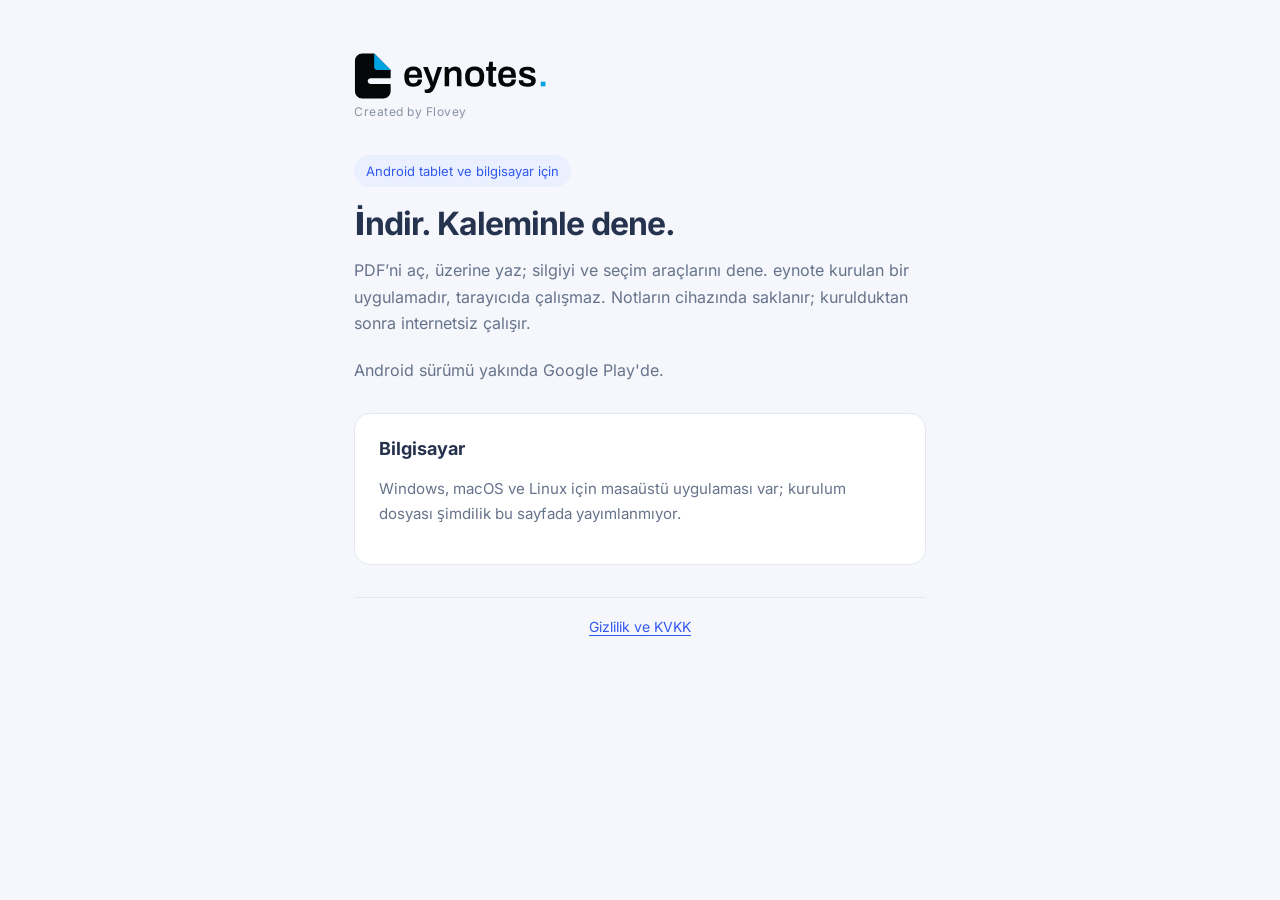
<file: index.html>
<!doctype html>
<html lang="tr">
<head>
  <meta charset="UTF-8"><meta name="viewport" content="width=device-width, initial-scale=1, viewport-fit=cover">
  <meta name="theme-color" content="#3158ef"><meta name="description" content="eynote uygulamasını indir: Android tablet ve bilgisayar için, kaleminle PDF üzerinde yaz.">
  <title>eynote · İndir</title>
  <link rel="icon" href="./favicon.svg" type="image/svg+xml">
  <style>
    @font-face{font-family:Inter;src:url('./fonts/inter-latin-wght-normal.woff2') format('woff2');font-display:swap}*{box-sizing:border-box}[hidden]{display:none!important}body{margin:0;background:#f5f7fc;color:#26334e;font-family:Inter,system-ui,sans-serif}main{max-width:620px;margin:0 auto;padding:52px 24px 36px}.brand{font-size:34px;font-weight:750;letter-spacing:-1.5px}.brand span{color:#3158ef}.copyright{display:block;color:#8992a4;font-size:12px;letter-spacing:.5px;margin-top:4px}.tag{display:inline-block;background:#eaf0ff;color:#3158ef;border-radius:20px;padding:8px 12px;font-size:13px;margin-top:36px}h1{font-size:32px;line-height:1.2;letter-spacing:-1px;margin:18px 0 14px}p{line-height:1.65;color:#66738a;margin:0 0 20px}.download{display:flex;align-items:center;justify-content:center;min-height:58px;border-radius:12px;background:#3158ef;color:white;font-weight:650;font-size:17px;text-decoration:none;margin:26px 0 12px;padding:14px 18px;text-align:center}.download:hover{background:#234be0}.download:focus-visible,a:focus-visible,summary:focus-visible{outline:3px solid #9faeff;outline-offset:4px}.meta{text-align:center;font-size:13px;color:#8690a4}.steps{background:white;border:1px solid #e4e8f2;border-radius:16px;padding:24px;margin:30px 0 20px}h2{font-size:18px;margin:0 0 18px}ol{padding-left:22px;margin:0;color:#536079}li{padding:0 0 14px 7px;line-height:1.6}li:last-child{padding-bottom:0}strong{color:#26334e}.note{font-size:13px;margin:0 0 18px}.old{background:#fff7e6;border:1px solid #f3d9a4;border-radius:14px;padding:16px 18px;margin:30px 0 0}.old p{margin:0;color:#6b5320;font-size:14px}.old strong{color:#4a3813}.check{font-size:13px;color:#66738a;margin:14px 0 0}.check summary{cursor:pointer;min-height:32px;padding:6px 0;color:#3158ef}.check code{display:block;word-break:break-all;font-family:ui-monospace,Consolas,monospace;font-size:12px;line-height:1.5;color:#26334e;background:#eef2fb;border-radius:8px;padding:10px 12px;margin:6px 0 10px}.check span{display:block;margin-top:6px}.check span code{display:inline;background:none;padding:0;margin:0;word-break:normal}.desktop p{margin:0 0 14px;font-size:15px}.desktop .download{margin:14px 0 10px}@media(max-width:400px){main{padding:32px 20px}h1{font-size:28px}.steps{padding:20px}}
    .site-footer{margin-top:32px;padding-top:20px;border-top:1px solid #e4e8f2;text-align:center;font-size:14px}.site-footer a{color:#3158ef;text-underline-offset:3px}
  </style>
</head>
<body><main>
  <div class="brand"><svg role="img" aria-label="eynote." width="196" height="48" style="display:block;max-width:100%;height:auto" xmlns="http://www.w3.org/2000/svg" viewBox="0 0 417 100">
<path fill="#050608" d="M18 2 L43 2 L78 37 L78 53 C78 54 77 55 76 55 L36 55 C27 55 27 67 36 67 L76 67 C77 67 78 68 78 69 L78 82 C78 91 71 98 62 98 L18 98 C9 98 2 91 2 82 L2 18 C2 9 9 2 18 2 Z"/>
  <path fill="#00A3E0" d="M43 2 L78 37 L49 37 C45 37 43 35 43 31 Z"/>
  <path fill="#050608" transform="translate(104.000 72.000) scale(0.078 -0.078)" d="M291 -12Q207 -12 151 17.5Q95 47 67 108Q39 169 39 263Q39 358 67 418.5Q95 479 151 508.5Q207 538 291 538Q367 538 418.5 509.5Q470 481 496 422Q522 363 522 269L522 233L164 233Q166 184 179 150.5Q192 117 219.5 100.5Q247 84 292 84Q315 84 335 90Q355 96 370 108.5Q385 121 393.5 140Q402 159 402 184L522 184Q522 134 504.5 97Q487 60 455.5 36Q424 12 382 0Q340 -12 291 -12ZM166 319L395 319Q395 352 387.5 375Q380 398 366.5 413Q353 428 334 434.5Q315 441 291 441Q252 441 225.5 428Q199 415 185 388Q171 361 166 319Z"/>
  <path fill="#050608" transform="translate(146.558 72.000) scale(0.078 -0.078)" d="M135 -182Q98 -182 75 -176.5Q52 -171 49 -170L49 -83L105 -83Q126 -83 147 -72Q168 -61 185 -42Q202 -23 210 0L5 526L133 526L231 274Q238 257 245.5 231Q253 205 261 177.5Q269 150 274 128L279 128Q283 143 288 162Q293 181 298.5 201Q304 221 310 240Q316 259 320 273L400 526L524 526L348 27Q333 -15 314.5 -53Q296 -91 271.5 -120Q247 -149 213.5 -165.5Q180 -182 135 -182Z"/>
  <path fill="#050608" transform="translate(187.820 72.000) scale(0.078 -0.078)" d="M65 0L65 526L167 526L177 456L184 456Q202 480 226.5 498.5Q251 517 282.5 527.5Q314 538 352 538Q402 538 440.5 520Q479 502 501 462Q523 422 523 355L523 0L400 0L400 333Q400 361 393.5 379.5Q387 398 374.5 409.5Q362 421 344 426Q326 431 304 431Q271 431 244.5 415Q218 399 202.5 371Q187 343 187 306L187 0Z"/>
  <path fill="#050608" transform="translate(233.372 72.000) scale(0.078 -0.078)" d="M299 -12Q213 -12 155 17.5Q97 47 68 108Q39 169 39 263Q39 358 68 418.5Q97 479 155 508.5Q213 538 299 538Q386 538 443.5 508.5Q501 479 530 418.5Q559 358 559 263Q559 169 530 108Q501 47 443.5 17.5Q386 -12 299 -12ZM299 88Q347 88 376.5 106.5Q406 125 419.5 162.5Q433 200 433 256L433 270Q433 326 419.5 363.5Q406 401 376.5 419.5Q347 438 299 438Q251 438 221.5 419.5Q192 401 178.5 363.5Q165 326 165 270L165 256Q165 200 178.5 162.5Q192 125 221.5 106.5Q251 88 299 88Z"/>
  <path fill="#050608" transform="translate(280.016 72.000) scale(0.078 -0.078)" d="M204 -12Q155 -12 127 7.5Q99 27 87.5 57.5Q76 88 76 120L76 426L13 426L13 526L79 526L101 673L198 673L198 526L289 526L289 426L198 426L198 132Q198 111 209 99.5Q220 88 242 88L289 88L289 4Q279 0 264.5 -3.5Q250 -7 234 -9.5Q218 -12 204 -12Z"/>
  <path fill="#050608" transform="translate(303.708 72.000) scale(0.078 -0.078)" d="M291 -12Q207 -12 151 17.5Q95 47 67 108Q39 169 39 263Q39 358 67 418.5Q95 479 151 508.5Q207 538 291 538Q367 538 418.5 509.5Q470 481 496 422Q522 363 522 269L522 233L164 233Q166 184 179 150.5Q192 117 219.5 100.5Q247 84 292 84Q315 84 335 90Q355 96 370 108.5Q385 121 393.5 140Q402 159 402 184L522 184Q522 134 504.5 97Q487 60 455.5 36Q424 12 382 0Q340 -12 291 -12ZM166 319L395 319Q395 352 387.5 375Q380 398 366.5 413Q353 428 334 434.5Q315 441 291 441Q252 441 225.5 428Q199 415 185 388Q171 361 166 319Z"/>
  <path fill="#050608" transform="translate(347.466 72.000) scale(0.078 -0.078)" d="M270 -12Q213 -12 170 0.5Q127 13 98 35Q69 57 54.5 86.5Q40 116 40 151Q40 156 40.5 160Q41 164 41 166L161 166Q161 164 161 162Q161 160 161 158Q162 131 178 114.5Q194 98 220 91Q246 84 275 84Q301 84 324.5 89.5Q348 95 363.5 107.5Q379 120 379 140Q379 166 359 180Q339 194 306.5 203Q274 212 237 222Q204 231 171 242Q138 253 111.5 270Q85 287 68.5 314Q52 341 52 381Q52 420 69 449Q86 478 116 497.5Q146 517 187 527Q228 537 276 537Q323 537 361.5 527Q400 517 428.5 498.5Q457 480 472.5 453.5Q488 427 488 395Q488 388 487.5 381Q487 374 487 373L368 373L368 380Q368 399 356.5 412.5Q345 426 323.5 434Q302 442 270 442Q246 442 228 438Q210 434 198.5 427Q187 420 181 411Q175 402 175 391Q175 372 190 361Q205 350 230.5 342Q256 334 286 325Q322 315 360 304.5Q398 294 430.5 278Q463 262 483 233Q503 204 503 156Q503 110 485.5 77.5Q468 45 436.5 25.5Q405 6 362.5 -3Q320 -12 270 -12Z"/>
  <path fill="#00A3E0" transform="translate(390.664 72.000) scale(0.078 -0.078)" d="M86 0L86 128L213 128L213 0Z"/>
</svg>
</div><small class="copyright">Created by Flovey</small>
  <section class="old" id="eski" role="status" hidden><p><strong>eynote artık tarayıcıda açılmıyor.</strong> Bu adresteki eski tarayıcı sürümünün önbelleği temizlendi. Uygulamayı aşağıdan indirip kur.</p></section>
  <span class="tag">Android tablet ve bilgisayar için</span>
  <h1>İndir. Kaleminle dene.</h1>
  <p>PDF’ni aç, üzerine yaz; silgiyi ve seçim araçlarını dene. eynote kurulan bir uygulamadır, tarayıcıda çalışmaz. Notların cihazında saklanır; kurulduktan sonra internetsiz çalışır.</p>
  <p>Android sürümü yakında Google Play'de.</p>
  <section class="steps desktop"><h2>Bilgisayar</h2><p>Windows, macOS ve Linux için masaüstü uygulaması var; kurulum dosyası şimdilik bu sayfada yayımlanmıyor.</p></section>
  <footer class="site-footer"><a href="./gizlilik.html">Gizlilik ve KVKK</a></footer>
</main>
<script>
(async()=>{
  // Visitors of the old browser app: its service worker and caches are removed here too (sw.js does it on update).
  try{
    let old=/[?&]eski=1/.test(location.search);
    if('serviceWorker' in navigator)for(const r of await navigator.serviceWorker.getRegistrations()){old=true;await r.unregister();}
    if('caches' in window)for(const k of await caches.keys())if(k.startsWith('nota-')){old=true;await caches.delete(k);}
    if(old)document.getElementById('eski').hidden=false;
  }catch{/* nothing to clean */}
})();
</script>
</body></html>
</file>
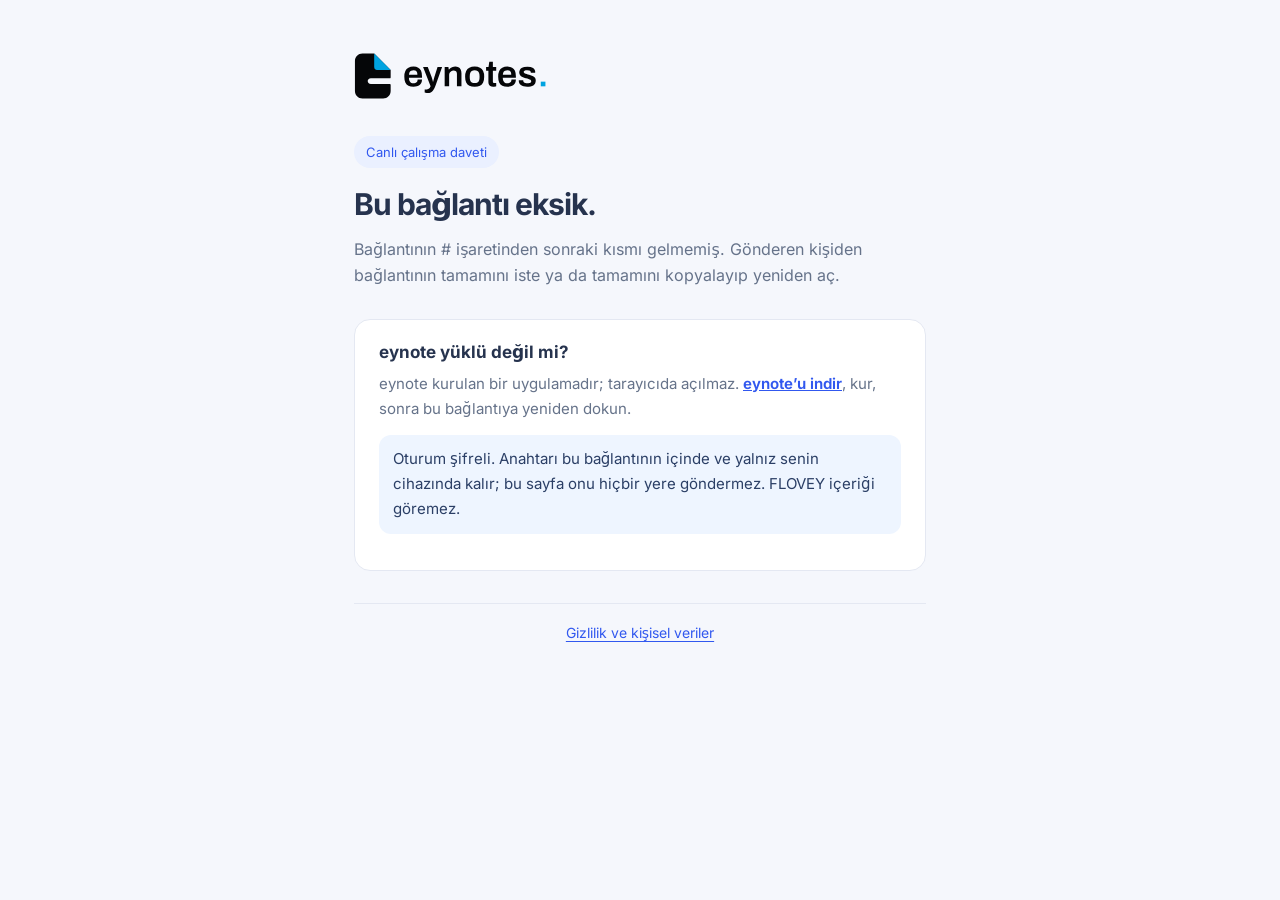
<file: c/index.html>
<!doctype html>
<html lang="tr" data-kind="c">
<head>
  <meta charset="UTF-8"><meta name="viewport" content="width=device-width, initial-scale=1, viewport-fit=cover">
  <meta http-equiv="Content-Security-Policy" content="default-src 'none'; script-src 'self'; style-src 'unsafe-inline'; font-src 'self'; img-src 'self'; base-uri 'none'; form-action 'none'">
  <meta name="referrer" content="no-referrer"><meta name="robots" content="noindex">
  <meta name="theme-color" content="#3158ef">
  <title>eynote · Canlı çalışma daveti</title>
  <link rel="icon" href="../favicon.svg" type="image/svg+xml">
  <style>
    @font-face{font-family:Inter;src:url('../fonts/inter-latin-wght-normal.woff2') format('woff2');font-display:swap}*{box-sizing:border-box}[hidden]{display:none!important}body{margin:0;background:#f5f7fc;color:#26334e;font-family:Inter,system-ui,sans-serif}main{max-width:620px;margin:0 auto;padding:52px 24px 36px}.brand{font-size:34px;font-weight:750;letter-spacing:-1.5px}.brand span{color:#3158ef}.tag{display:inline-block;background:#eaf0ff;color:#3158ef;border-radius:20px;padding:8px 12px;font-size:13px;margin-top:36px}h1{font-size:30px;line-height:1.2;letter-spacing:-1px;margin:18px 0 14px}p{line-height:1.65;color:#66738a;margin:0 0 20px}.open{display:flex;width:100%;border:0;font-family:inherit;cursor:pointer;align-items:center;justify-content:center;min-height:58px;border-radius:12px;background:#3158ef;color:white;font-weight:650;font-size:17px;text-decoration:none;margin:26px 0 12px;padding:14px 18px;text-align:center}.open:hover{background:#234be0}.copy{display:flex;align-items:center;justify-content:center;text-decoration:none;box-sizing:border-box;width:100%;min-height:48px;border:1px solid #d5dcec;border-radius:12px;background:white;color:#26334e;font:inherit;font-size:15px;font-weight:600;cursor:pointer}.copy:hover{background:#f0f3fa}a:focus-visible,button:focus-visible{outline:3px solid #9faeff;outline-offset:4px}.hint{font-size:13px;color:#8690a4;text-align:center;margin:10px 0 0}.hint.lead{font-size:15px;color:#536079;text-align:left;margin:0}.steps{background:white;border:1px solid #e4e8f2;border-radius:16px;padding:22px 24px;margin:30px 0 20px}h2{font-size:17px;margin:0 0 10px}.steps p{margin:0 0 14px;font-size:15px}.steps a{color:#3158ef;font-weight:650}.lock{font-size:13px;background:#eef5ff;color:#2b3f66;border-radius:12px;padding:12px 14px}.site-footer{margin-top:32px;padding-top:20px;border-top:1px solid #e4e8f2;text-align:center;font-size:14px}.site-footer a{color:#3158ef;text-underline-offset:3px}@media(max-width:400px){main{padding:32px 20px}h1{font-size:26px}.steps{padding:20px}}
  </style>
</head>
<body><main>
  <div class="brand"><svg role="img" aria-label="eynote." width="196" height="48" style="display:block;max-width:100%;height:auto" xmlns="http://www.w3.org/2000/svg" viewBox="0 0 417 100">
<path fill="#050608" d="M18 2 L43 2 L78 37 L78 53 C78 54 77 55 76 55 L36 55 C27 55 27 67 36 67 L76 67 C77 67 78 68 78 69 L78 82 C78 91 71 98 62 98 L18 98 C9 98 2 91 2 82 L2 18 C2 9 9 2 18 2 Z"/>
  <path fill="#00A3E0" d="M43 2 L78 37 L49 37 C45 37 43 35 43 31 Z"/>
  <path fill="#050608" transform="translate(104.000 72.000) scale(0.078 -0.078)" d="M291 -12Q207 -12 151 17.5Q95 47 67 108Q39 169 39 263Q39 358 67 418.5Q95 479 151 508.5Q207 538 291 538Q367 538 418.5 509.5Q470 481 496 422Q522 363 522 269L522 233L164 233Q166 184 179 150.5Q192 117 219.5 100.5Q247 84 292 84Q315 84 335 90Q355 96 370 108.5Q385 121 393.5 140Q402 159 402 184L522 184Q522 134 504.5 97Q487 60 455.5 36Q424 12 382 0Q340 -12 291 -12ZM166 319L395 319Q395 352 387.5 375Q380 398 366.5 413Q353 428 334 434.5Q315 441 291 441Q252 441 225.5 428Q199 415 185 388Q171 361 166 319Z"/>
  <path fill="#050608" transform="translate(146.558 72.000) scale(0.078 -0.078)" d="M135 -182Q98 -182 75 -176.5Q52 -171 49 -170L49 -83L105 -83Q126 -83 147 -72Q168 -61 185 -42Q202 -23 210 0L5 526L133 526L231 274Q238 257 245.5 231Q253 205 261 177.5Q269 150 274 128L279 128Q283 143 288 162Q293 181 298.5 201Q304 221 310 240Q316 259 320 273L400 526L524 526L348 27Q333 -15 314.5 -53Q296 -91 271.5 -120Q247 -149 213.5 -165.5Q180 -182 135 -182Z"/>
  <path fill="#050608" transform="translate(187.820 72.000) scale(0.078 -0.078)" d="M65 0L65 526L167 526L177 456L184 456Q202 480 226.5 498.5Q251 517 282.5 527.5Q314 538 352 538Q402 538 440.5 520Q479 502 501 462Q523 422 523 355L523 0L400 0L400 333Q400 361 393.5 379.5Q387 398 374.5 409.5Q362 421 344 426Q326 431 304 431Q271 431 244.5 415Q218 399 202.5 371Q187 343 187 306L187 0Z"/>
  <path fill="#050608" transform="translate(233.372 72.000) scale(0.078 -0.078)" d="M299 -12Q213 -12 155 17.5Q97 47 68 108Q39 169 39 263Q39 358 68 418.5Q97 479 155 508.5Q213 538 299 538Q386 538 443.5 508.5Q501 479 530 418.5Q559 358 559 263Q559 169 530 108Q501 47 443.5 17.5Q386 -12 299 -12ZM299 88Q347 88 376.5 106.5Q406 125 419.5 162.5Q433 200 433 256L433 270Q433 326 419.5 363.5Q406 401 376.5 419.5Q347 438 299 438Q251 438 221.5 419.5Q192 401 178.5 363.5Q165 326 165 270L165 256Q165 200 178.5 162.5Q192 125 221.5 106.5Q251 88 299 88Z"/>
  <path fill="#050608" transform="translate(280.016 72.000) scale(0.078 -0.078)" d="M204 -12Q155 -12 127 7.5Q99 27 87.5 57.5Q76 88 76 120L76 426L13 426L13 526L79 526L101 673L198 673L198 526L289 526L289 426L198 426L198 132Q198 111 209 99.5Q220 88 242 88L289 88L289 4Q279 0 264.5 -3.5Q250 -7 234 -9.5Q218 -12 204 -12Z"/>
  <path fill="#050608" transform="translate(303.708 72.000) scale(0.078 -0.078)" d="M291 -12Q207 -12 151 17.5Q95 47 67 108Q39 169 39 263Q39 358 67 418.5Q95 479 151 508.5Q207 538 291 538Q367 538 418.5 509.5Q470 481 496 422Q522 363 522 269L522 233L164 233Q166 184 179 150.5Q192 117 219.5 100.5Q247 84 292 84Q315 84 335 90Q355 96 370 108.5Q385 121 393.5 140Q402 159 402 184L522 184Q522 134 504.5 97Q487 60 455.5 36Q424 12 382 0Q340 -12 291 -12ZM166 319L395 319Q395 352 387.5 375Q380 398 366.5 413Q353 428 334 434.5Q315 441 291 441Q252 441 225.5 428Q199 415 185 388Q171 361 166 319Z"/>
  <path fill="#050608" transform="translate(347.466 72.000) scale(0.078 -0.078)" d="M270 -12Q213 -12 170 0.5Q127 13 98 35Q69 57 54.5 86.5Q40 116 40 151Q40 156 40.5 160Q41 164 41 166L161 166Q161 164 161 162Q161 160 161 158Q162 131 178 114.5Q194 98 220 91Q246 84 275 84Q301 84 324.5 89.5Q348 95 363.5 107.5Q379 120 379 140Q379 166 359 180Q339 194 306.5 203Q274 212 237 222Q204 231 171 242Q138 253 111.5 270Q85 287 68.5 314Q52 341 52 381Q52 420 69 449Q86 478 116 497.5Q146 517 187 527Q228 537 276 537Q323 537 361.5 527Q400 517 428.5 498.5Q457 480 472.5 453.5Q488 427 488 395Q488 388 487.5 381Q487 374 487 373L368 373L368 380Q368 399 356.5 412.5Q345 426 323.5 434Q302 442 270 442Q246 442 228 438Q210 434 198.5 427Q187 420 181 411Q175 402 175 391Q175 372 190 361Q205 350 230.5 342Q256 334 286 325Q322 315 360 304.5Q398 294 430.5 278Q463 262 483 233Q503 204 503 156Q503 110 485.5 77.5Q468 45 436.5 25.5Q405 6 362.5 -3Q320 -12 270 -12Z"/>
  <path fill="#00A3E0" transform="translate(390.664 72.000) scale(0.078 -0.078)" d="M86 0L86 128L213 128L213 0Z"/>
</svg>
</div>
  <span class="tag">Canlı çalışma daveti</span>
  <section id="ok">
    <h1>Seni eynote’ta birlikte çalışmaya çağırdılar.</h1>
    <p>Katılmak için eynote uygulaması ve eynote hesabı gerekir.</p>
    <p class="hint lead" id="copied" role="status">eynote yüklüyse bu bağlantı uygulamada açılır. Burada kaldıysan bağlantıyı kopyala ve eynote’ta + › Bağlantıyı aç’a yapıştır.</p>
    <button type="button" class="open" id="copy">Bağlantıyı kopyala</button>
    <a class="copy" id="open" href="../">eynote’ta aç</a>
  </section>
  <section id="bad" hidden>
    <h1>Bu bağlantı eksik.</h1>
    <p>Bağlantının # işaretinden sonraki kısmı gelmemiş. Gönderen kişiden bağlantının tamamını iste ya da tamamını kopyalayıp yeniden aç.</p>
  </section>
  <section class="steps">
    <h2>eynote yüklü değil mi?</h2>
    <p>eynote kurulan bir uygulamadır; tarayıcıda açılmaz. <a href="../">eynote’u indir</a>, kur, sonra bu bağlantıya yeniden dokun.</p>
    <p class="lock">Oturum şifreli. Anahtarı bu bağlantının içinde ve yalnız senin cihazında kalır; bu sayfa onu hiçbir yere göndermez. FLOVEY içeriği göremez.</p>
  </section>
  <footer class="site-footer"><a href="../gizlilik.html">Gizlilik ve kişisel veriler</a></footer>
</main>
<script src="../acilis.js"></script>
</body></html>
</file>
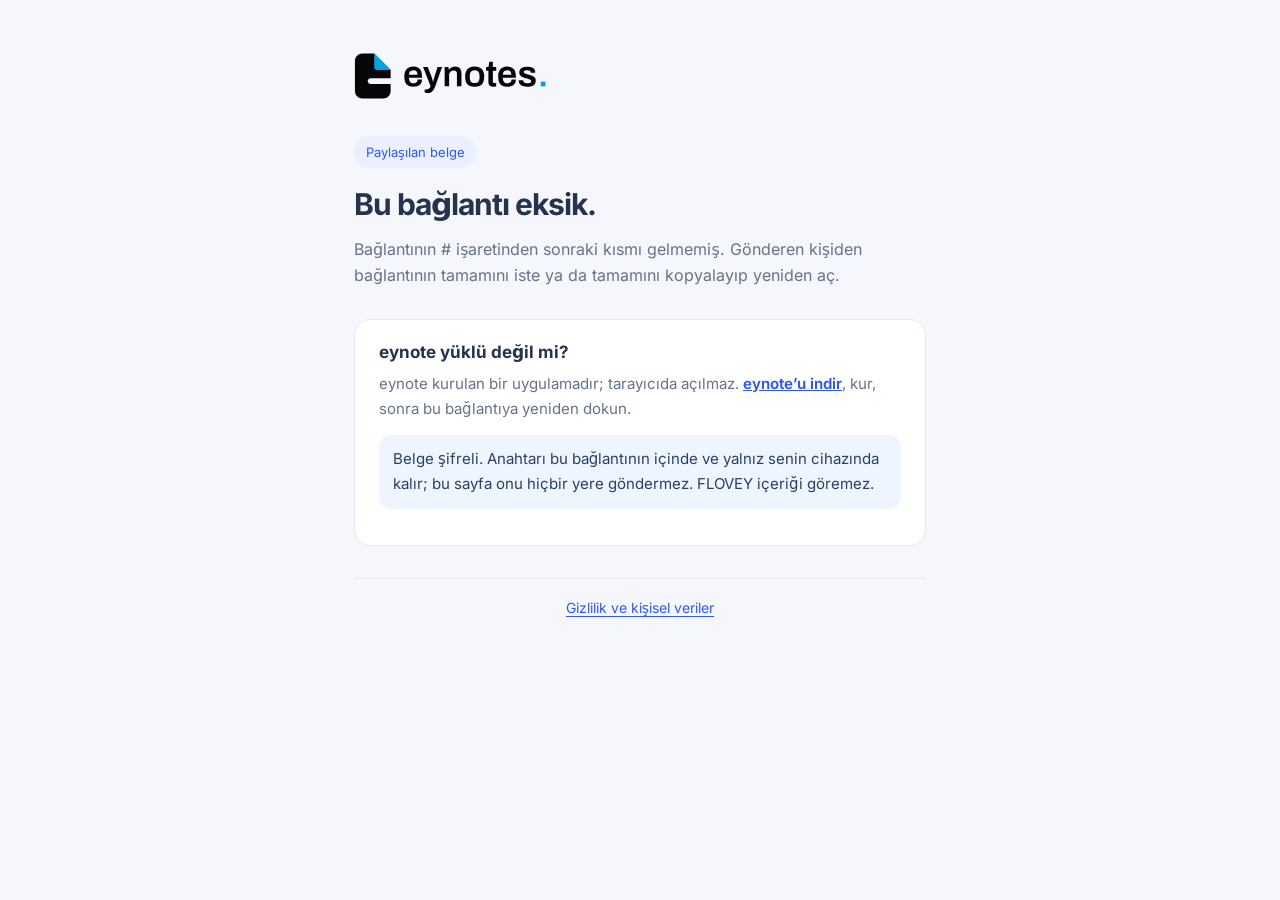
<file: p/index.html>
<!doctype html>
<html lang="tr" data-kind="p">
<head>
  <meta charset="UTF-8"><meta name="viewport" content="width=device-width, initial-scale=1, viewport-fit=cover">
  <meta http-equiv="Content-Security-Policy" content="default-src 'none'; script-src 'self'; style-src 'unsafe-inline'; font-src 'self'; img-src 'self'; base-uri 'none'; form-action 'none'">
  <meta name="referrer" content="no-referrer"><meta name="robots" content="noindex">
  <meta name="theme-color" content="#3158ef">
  <title>eynote · Paylaşılan belge</title>
  <link rel="icon" href="../favicon.svg" type="image/svg+xml">
  <style>
    @font-face{font-family:Inter;src:url('../fonts/inter-latin-wght-normal.woff2') format('woff2');font-display:swap}*{box-sizing:border-box}[hidden]{display:none!important}body{margin:0;background:#f5f7fc;color:#26334e;font-family:Inter,system-ui,sans-serif}main{max-width:620px;margin:0 auto;padding:52px 24px 36px}.brand{font-size:34px;font-weight:750;letter-spacing:-1.5px}.brand span{color:#3158ef}.tag{display:inline-block;background:#eaf0ff;color:#3158ef;border-radius:20px;padding:8px 12px;font-size:13px;margin-top:36px}h1{font-size:30px;line-height:1.2;letter-spacing:-1px;margin:18px 0 14px}p{line-height:1.65;color:#66738a;margin:0 0 20px}.open{display:flex;width:100%;border:0;font-family:inherit;cursor:pointer;align-items:center;justify-content:center;min-height:58px;border-radius:12px;background:#3158ef;color:white;font-weight:650;font-size:17px;text-decoration:none;margin:26px 0 12px;padding:14px 18px;text-align:center}.open:hover{background:#234be0}.copy{display:flex;align-items:center;justify-content:center;text-decoration:none;box-sizing:border-box;width:100%;min-height:48px;border:1px solid #d5dcec;border-radius:12px;background:white;color:#26334e;font:inherit;font-size:15px;font-weight:600;cursor:pointer}.copy:hover{background:#f0f3fa}a:focus-visible,button:focus-visible{outline:3px solid #9faeff;outline-offset:4px}.hint{font-size:13px;color:#8690a4;text-align:center;margin:10px 0 0}.hint.lead{font-size:15px;color:#536079;text-align:left;margin:0}.steps{background:white;border:1px solid #e4e8f2;border-radius:16px;padding:22px 24px;margin:30px 0 20px}h2{font-size:17px;margin:0 0 10px}.steps p{margin:0 0 14px;font-size:15px}.steps a{color:#3158ef;font-weight:650}.lock{font-size:13px;background:#eef5ff;color:#2b3f66;border-radius:12px;padding:12px 14px}.site-footer{margin-top:32px;padding-top:20px;border-top:1px solid #e4e8f2;text-align:center;font-size:14px}.site-footer a{color:#3158ef;text-underline-offset:3px}@media(max-width:400px){main{padding:32px 20px}h1{font-size:26px}.steps{padding:20px}}
  </style>
</head>
<body><main>
  <div class="brand"><svg role="img" aria-label="eynote." width="196" height="48" style="display:block;max-width:100%;height:auto" xmlns="http://www.w3.org/2000/svg" viewBox="0 0 417 100">
<path fill="#050608" d="M18 2 L43 2 L78 37 L78 53 C78 54 77 55 76 55 L36 55 C27 55 27 67 36 67 L76 67 C77 67 78 68 78 69 L78 82 C78 91 71 98 62 98 L18 98 C9 98 2 91 2 82 L2 18 C2 9 9 2 18 2 Z"/>
  <path fill="#00A3E0" d="M43 2 L78 37 L49 37 C45 37 43 35 43 31 Z"/>
  <path fill="#050608" transform="translate(104.000 72.000) scale(0.078 -0.078)" d="M291 -12Q207 -12 151 17.5Q95 47 67 108Q39 169 39 263Q39 358 67 418.5Q95 479 151 508.5Q207 538 291 538Q367 538 418.5 509.5Q470 481 496 422Q522 363 522 269L522 233L164 233Q166 184 179 150.5Q192 117 219.5 100.5Q247 84 292 84Q315 84 335 90Q355 96 370 108.5Q385 121 393.5 140Q402 159 402 184L522 184Q522 134 504.5 97Q487 60 455.5 36Q424 12 382 0Q340 -12 291 -12ZM166 319L395 319Q395 352 387.5 375Q380 398 366.5 413Q353 428 334 434.5Q315 441 291 441Q252 441 225.5 428Q199 415 185 388Q171 361 166 319Z"/>
  <path fill="#050608" transform="translate(146.558 72.000) scale(0.078 -0.078)" d="M135 -182Q98 -182 75 -176.5Q52 -171 49 -170L49 -83L105 -83Q126 -83 147 -72Q168 -61 185 -42Q202 -23 210 0L5 526L133 526L231 274Q238 257 245.5 231Q253 205 261 177.5Q269 150 274 128L279 128Q283 143 288 162Q293 181 298.5 201Q304 221 310 240Q316 259 320 273L400 526L524 526L348 27Q333 -15 314.5 -53Q296 -91 271.5 -120Q247 -149 213.5 -165.5Q180 -182 135 -182Z"/>
  <path fill="#050608" transform="translate(187.820 72.000) scale(0.078 -0.078)" d="M65 0L65 526L167 526L177 456L184 456Q202 480 226.5 498.5Q251 517 282.5 527.5Q314 538 352 538Q402 538 440.5 520Q479 502 501 462Q523 422 523 355L523 0L400 0L400 333Q400 361 393.5 379.5Q387 398 374.5 409.5Q362 421 344 426Q326 431 304 431Q271 431 244.5 415Q218 399 202.5 371Q187 343 187 306L187 0Z"/>
  <path fill="#050608" transform="translate(233.372 72.000) scale(0.078 -0.078)" d="M299 -12Q213 -12 155 17.5Q97 47 68 108Q39 169 39 263Q39 358 68 418.5Q97 479 155 508.5Q213 538 299 538Q386 538 443.5 508.5Q501 479 530 418.5Q559 358 559 263Q559 169 530 108Q501 47 443.5 17.5Q386 -12 299 -12ZM299 88Q347 88 376.5 106.5Q406 125 419.5 162.5Q433 200 433 256L433 270Q433 326 419.5 363.5Q406 401 376.5 419.5Q347 438 299 438Q251 438 221.5 419.5Q192 401 178.5 363.5Q165 326 165 270L165 256Q165 200 178.5 162.5Q192 125 221.5 106.5Q251 88 299 88Z"/>
  <path fill="#050608" transform="translate(280.016 72.000) scale(0.078 -0.078)" d="M204 -12Q155 -12 127 7.5Q99 27 87.5 57.5Q76 88 76 120L76 426L13 426L13 526L79 526L101 673L198 673L198 526L289 526L289 426L198 426L198 132Q198 111 209 99.5Q220 88 242 88L289 88L289 4Q279 0 264.5 -3.5Q250 -7 234 -9.5Q218 -12 204 -12Z"/>
  <path fill="#050608" transform="translate(303.708 72.000) scale(0.078 -0.078)" d="M291 -12Q207 -12 151 17.5Q95 47 67 108Q39 169 39 263Q39 358 67 418.5Q95 479 151 508.5Q207 538 291 538Q367 538 418.5 509.5Q470 481 496 422Q522 363 522 269L522 233L164 233Q166 184 179 150.5Q192 117 219.5 100.5Q247 84 292 84Q315 84 335 90Q355 96 370 108.5Q385 121 393.5 140Q402 159 402 184L522 184Q522 134 504.5 97Q487 60 455.5 36Q424 12 382 0Q340 -12 291 -12ZM166 319L395 319Q395 352 387.5 375Q380 398 366.5 413Q353 428 334 434.5Q315 441 291 441Q252 441 225.5 428Q199 415 185 388Q171 361 166 319Z"/>
  <path fill="#050608" transform="translate(347.466 72.000) scale(0.078 -0.078)" d="M270 -12Q213 -12 170 0.5Q127 13 98 35Q69 57 54.5 86.5Q40 116 40 151Q40 156 40.5 160Q41 164 41 166L161 166Q161 164 161 162Q161 160 161 158Q162 131 178 114.5Q194 98 220 91Q246 84 275 84Q301 84 324.5 89.5Q348 95 363.5 107.5Q379 120 379 140Q379 166 359 180Q339 194 306.5 203Q274 212 237 222Q204 231 171 242Q138 253 111.5 270Q85 287 68.5 314Q52 341 52 381Q52 420 69 449Q86 478 116 497.5Q146 517 187 527Q228 537 276 537Q323 537 361.5 527Q400 517 428.5 498.5Q457 480 472.5 453.5Q488 427 488 395Q488 388 487.5 381Q487 374 487 373L368 373L368 380Q368 399 356.5 412.5Q345 426 323.5 434Q302 442 270 442Q246 442 228 438Q210 434 198.5 427Q187 420 181 411Q175 402 175 391Q175 372 190 361Q205 350 230.5 342Q256 334 286 325Q322 315 360 304.5Q398 294 430.5 278Q463 262 483 233Q503 204 503 156Q503 110 485.5 77.5Q468 45 436.5 25.5Q405 6 362.5 -3Q320 -12 270 -12Z"/>
  <path fill="#00A3E0" transform="translate(390.664 72.000) scale(0.078 -0.078)" d="M86 0L86 128L213 128L213 0Z"/>
</svg>
</div>
  <span class="tag">Paylaşılan belge</span>
  <section id="ok">
    <h1>Bu belge eynote ile paylaşıldı.</h1>
    <p>Açmak için eynote uygulaması yeter; hesap gerekmez. Belge kitaplığına yeni bir kopya olarak eklenir.</p>
    <p class="hint lead" id="copied" role="status">eynote yüklüyse bu bağlantı uygulamada açılır. Burada kaldıysan bağlantıyı kopyala ve eynote’ta + › Bağlantıyı aç’a yapıştır.</p>
    <button type="button" class="open" id="copy">Bağlantıyı kopyala</button>
    <a class="copy" id="open" href="../">eynote’ta aç</a>
  </section>
  <section id="bad" hidden>
    <h1>Bu bağlantı eksik.</h1>
    <p>Bağlantının # işaretinden sonraki kısmı gelmemiş. Gönderen kişiden bağlantının tamamını iste ya da tamamını kopyalayıp yeniden aç.</p>
  </section>
  <section class="steps">
    <h2>eynote yüklü değil mi?</h2>
    <p>eynote kurulan bir uygulamadır; tarayıcıda açılmaz. <a href="../">eynote’u indir</a>, kur, sonra bu bağlantıya yeniden dokun.</p>
    <p class="lock">Belge şifreli. Anahtarı bu bağlantının içinde ve yalnız senin cihazında kalır; bu sayfa onu hiçbir yere göndermez. FLOVEY içeriği göremez.</p>
  </section>
  <footer class="site-footer"><a href="../gizlilik.html">Gizlilik ve kişisel veriler</a></footer>
</main>
<script src="../acilis.js"></script>
</body></html>
</file>
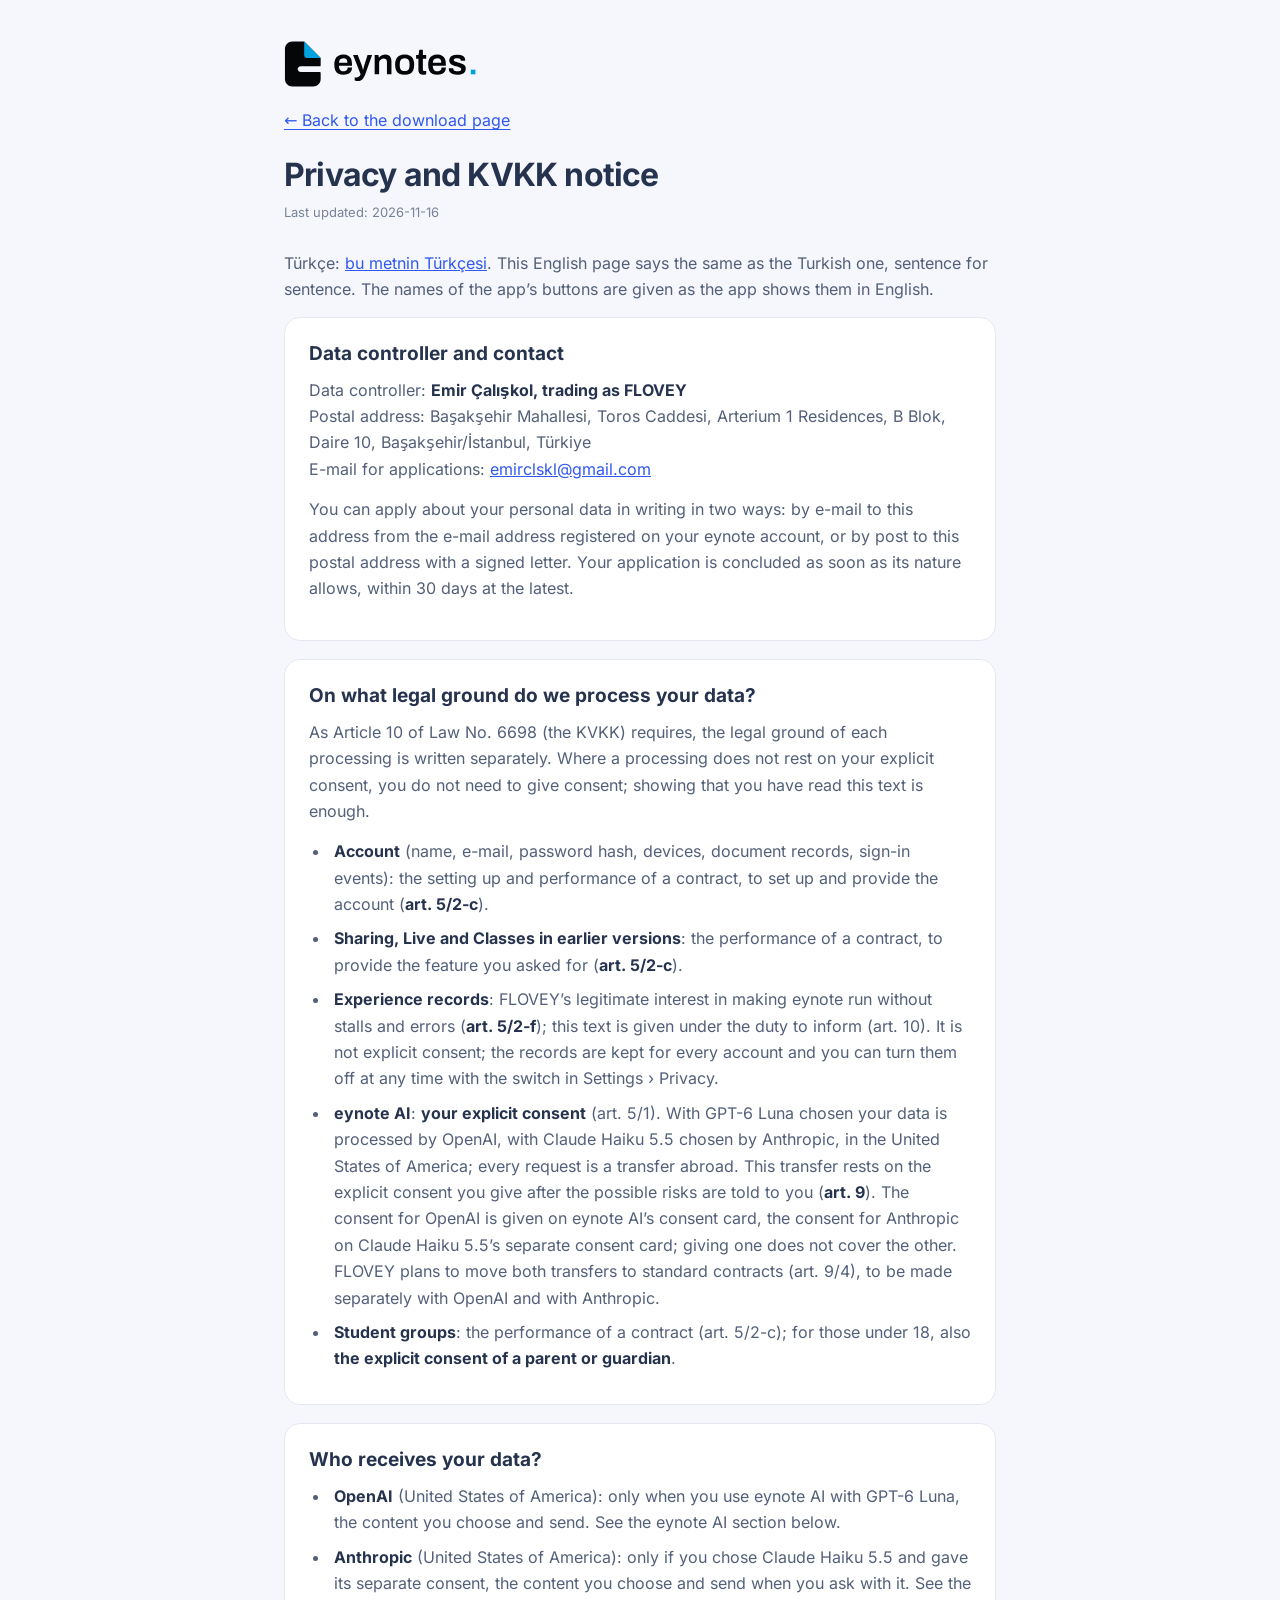
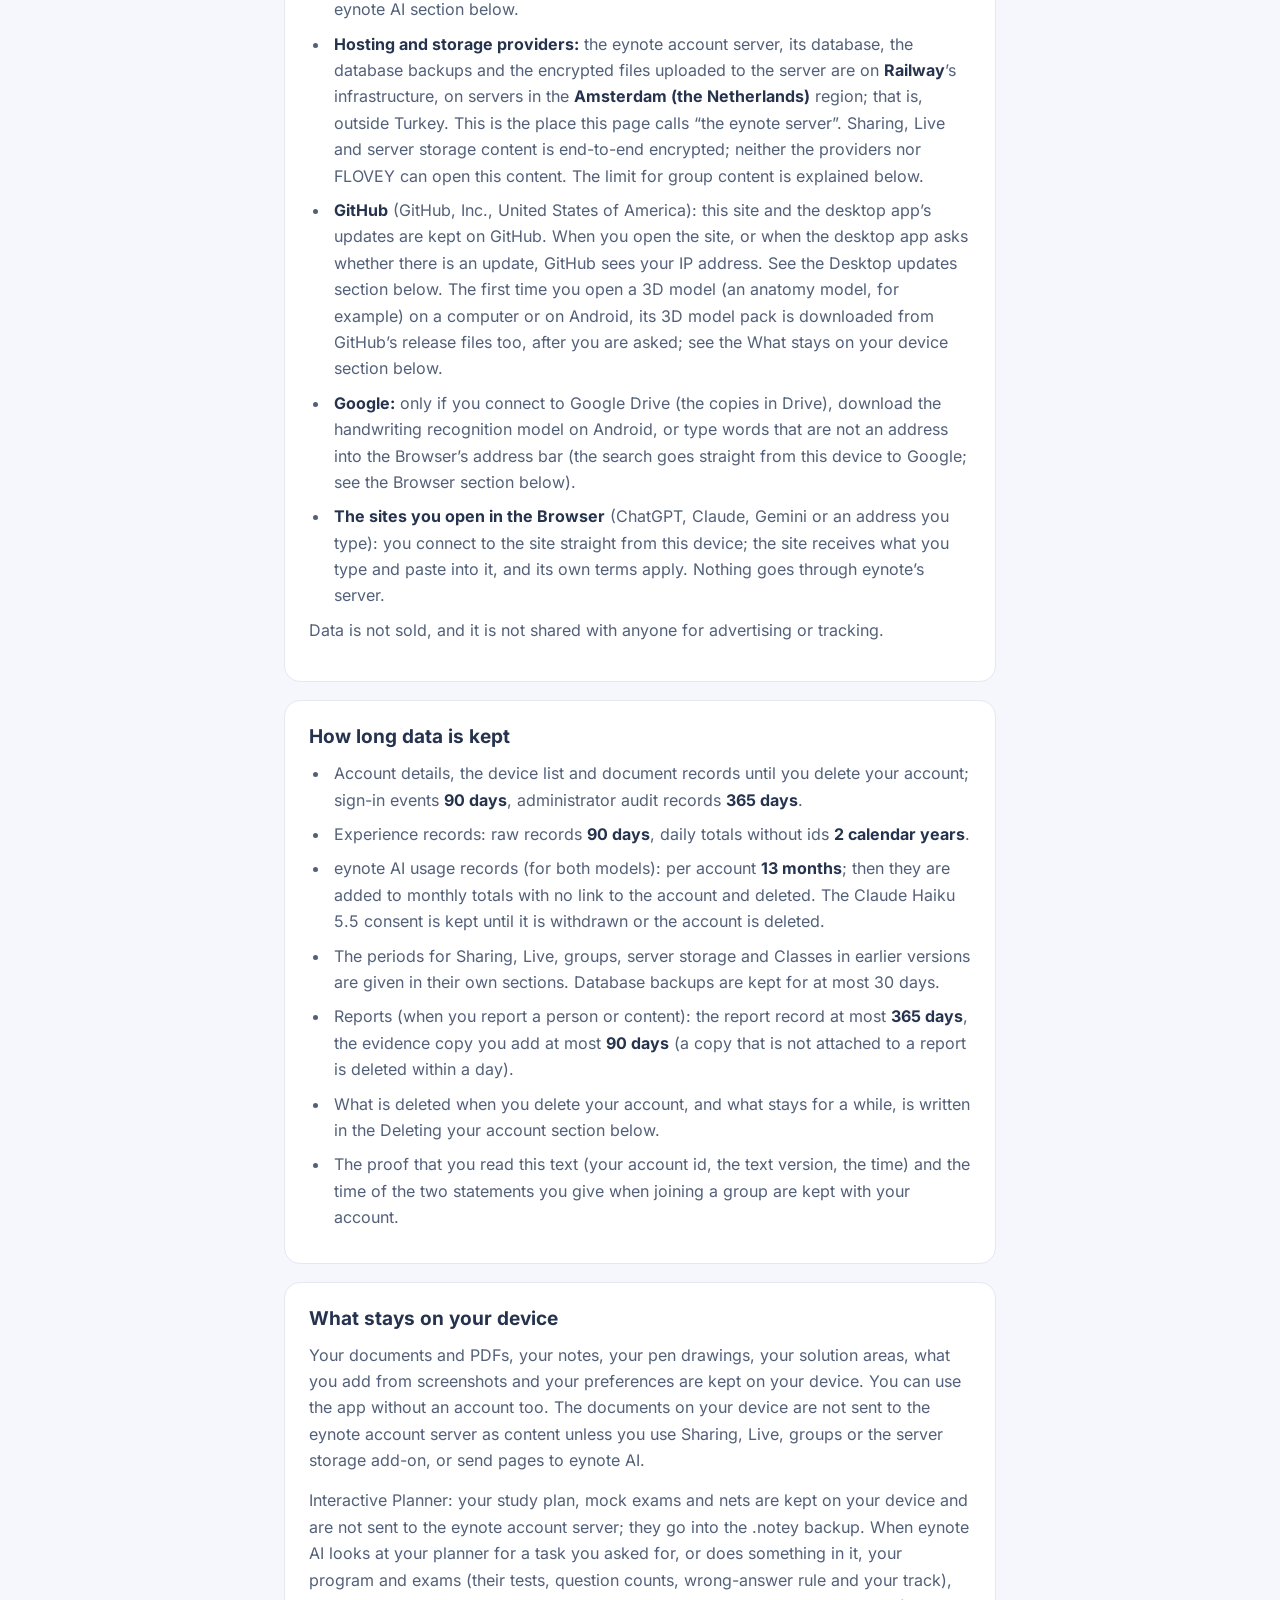
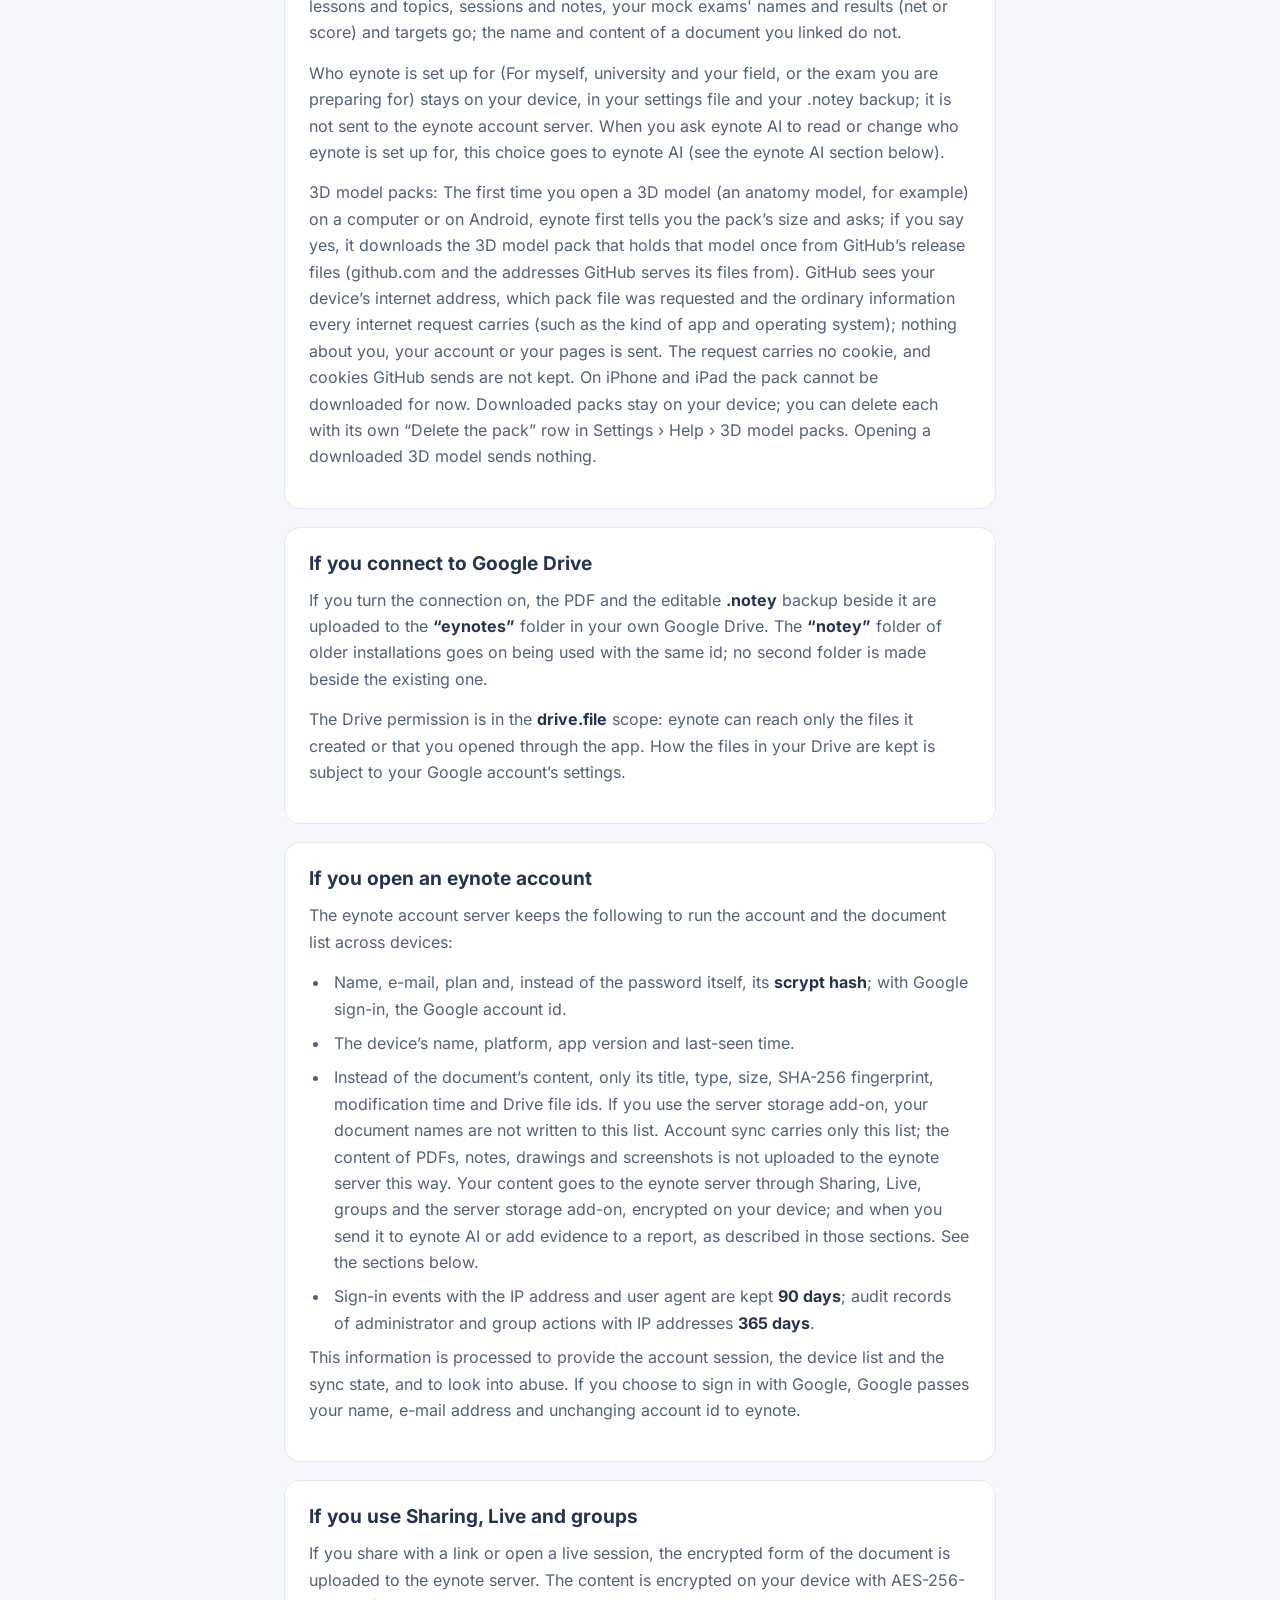
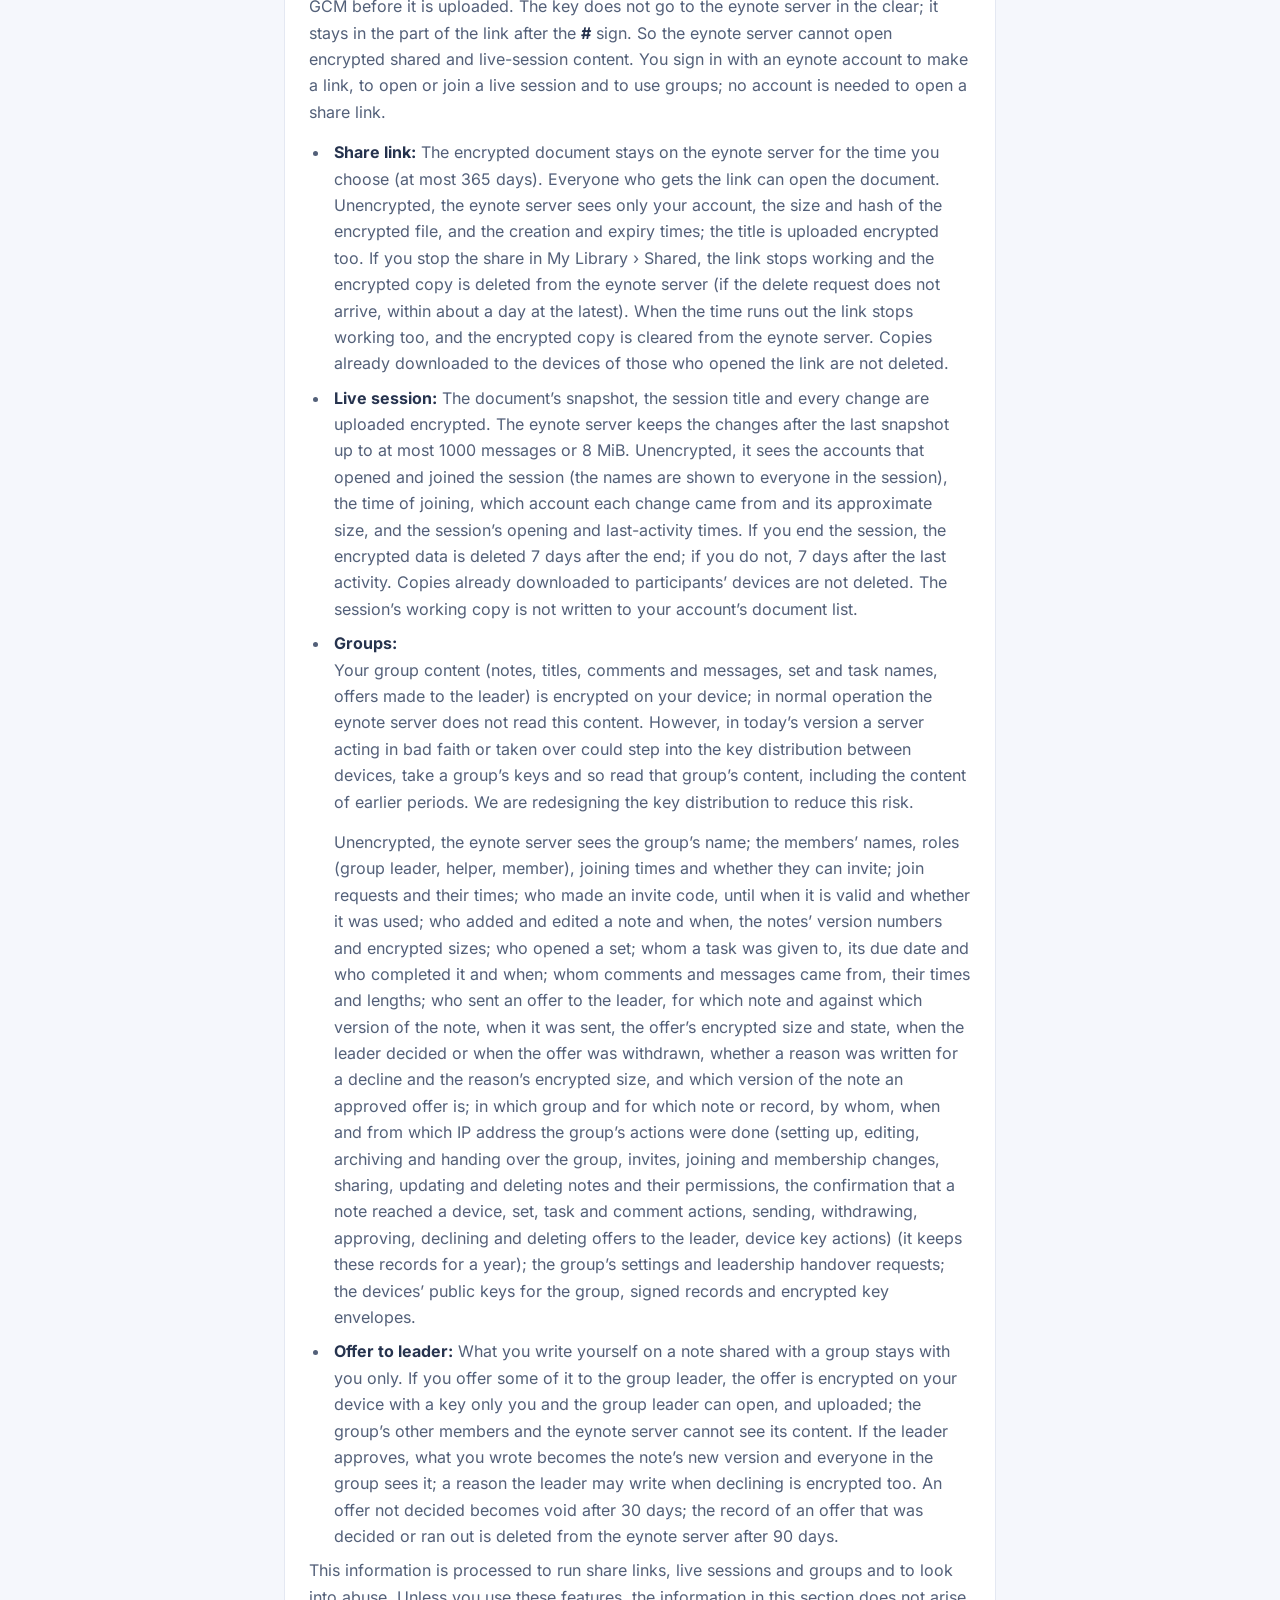
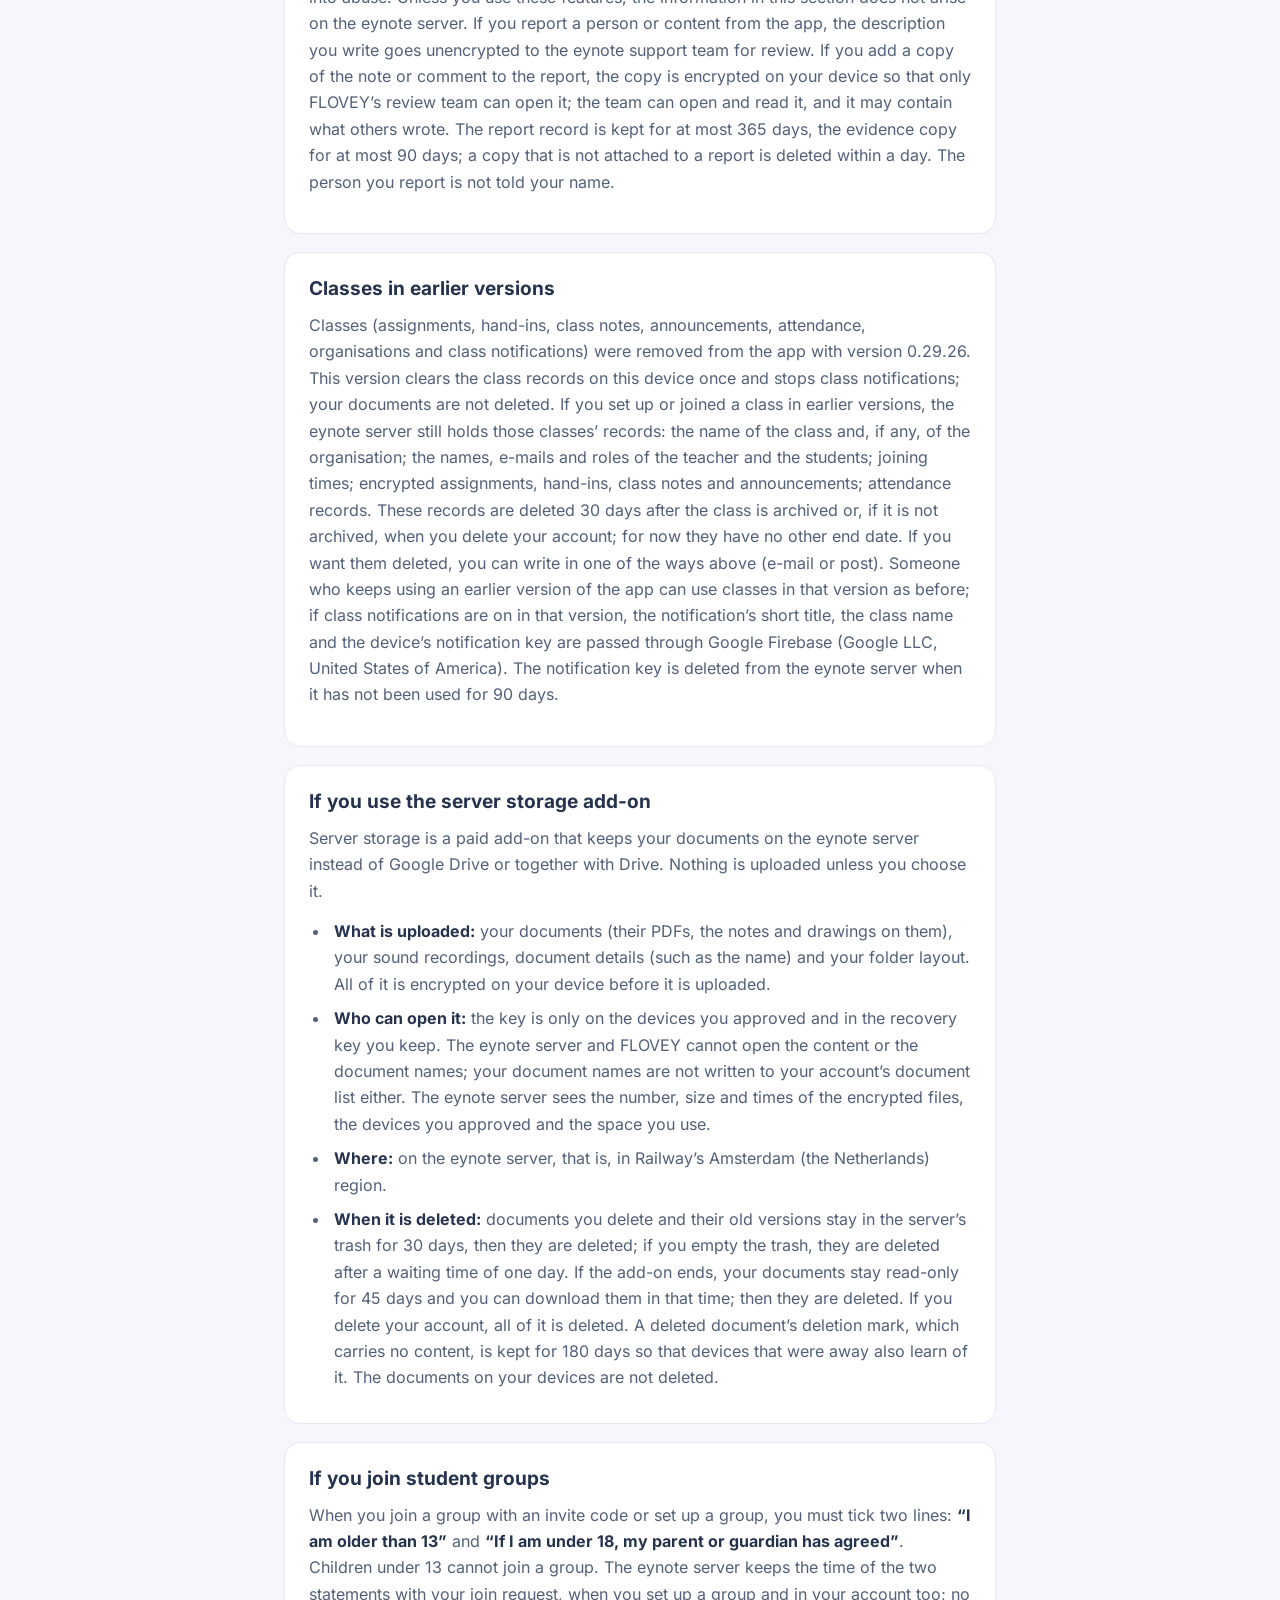
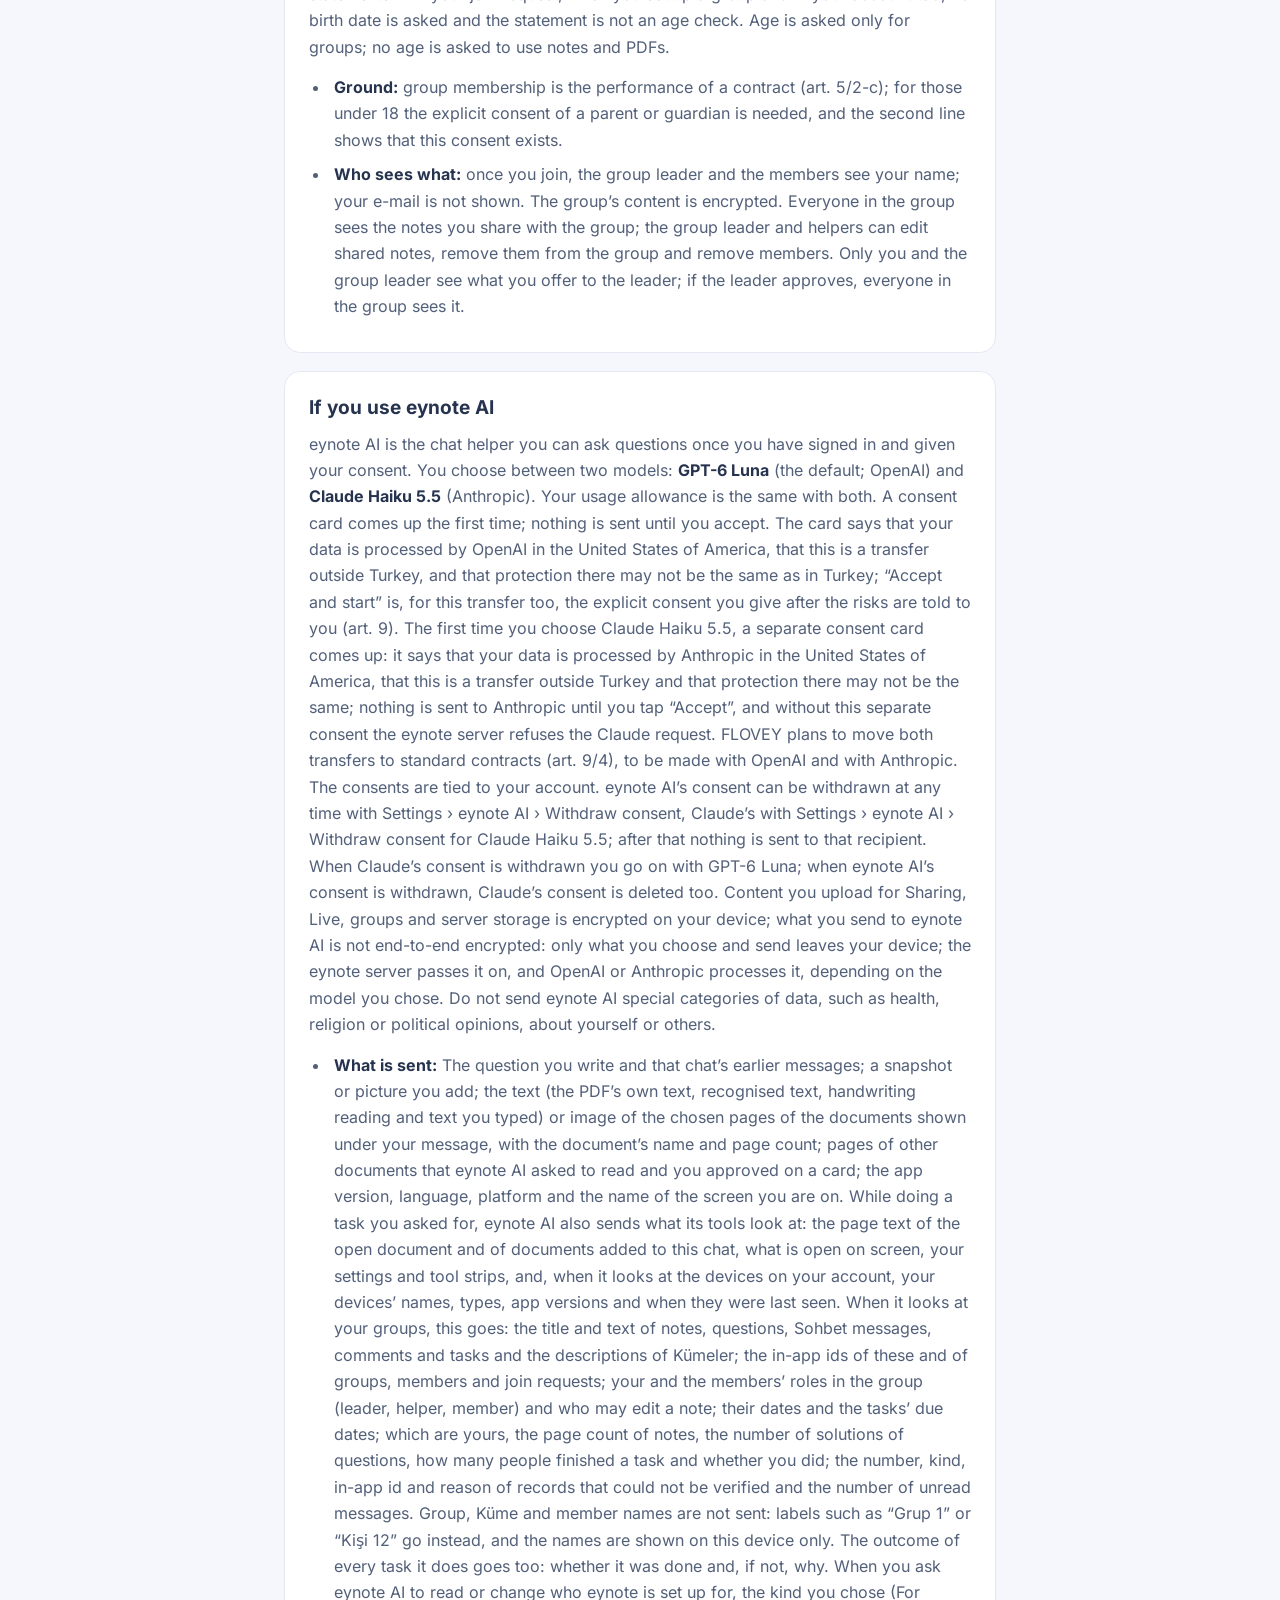
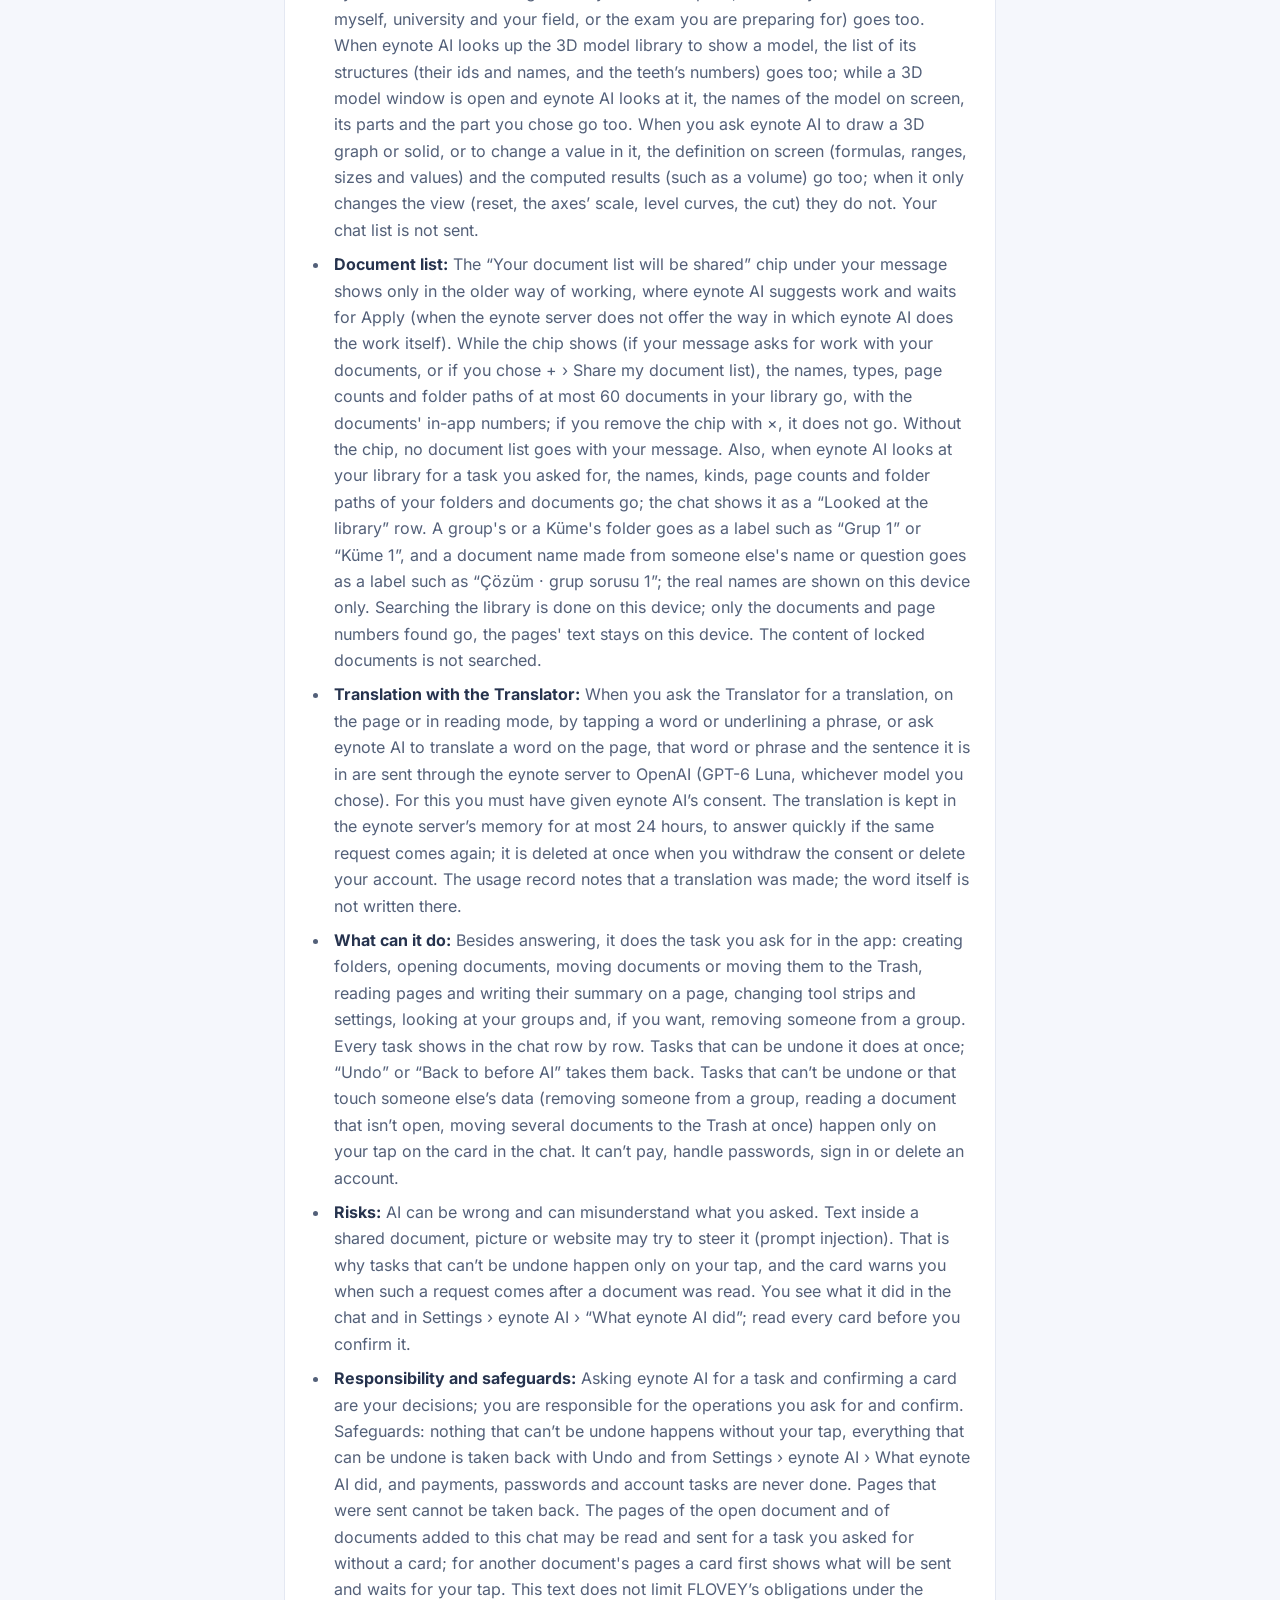
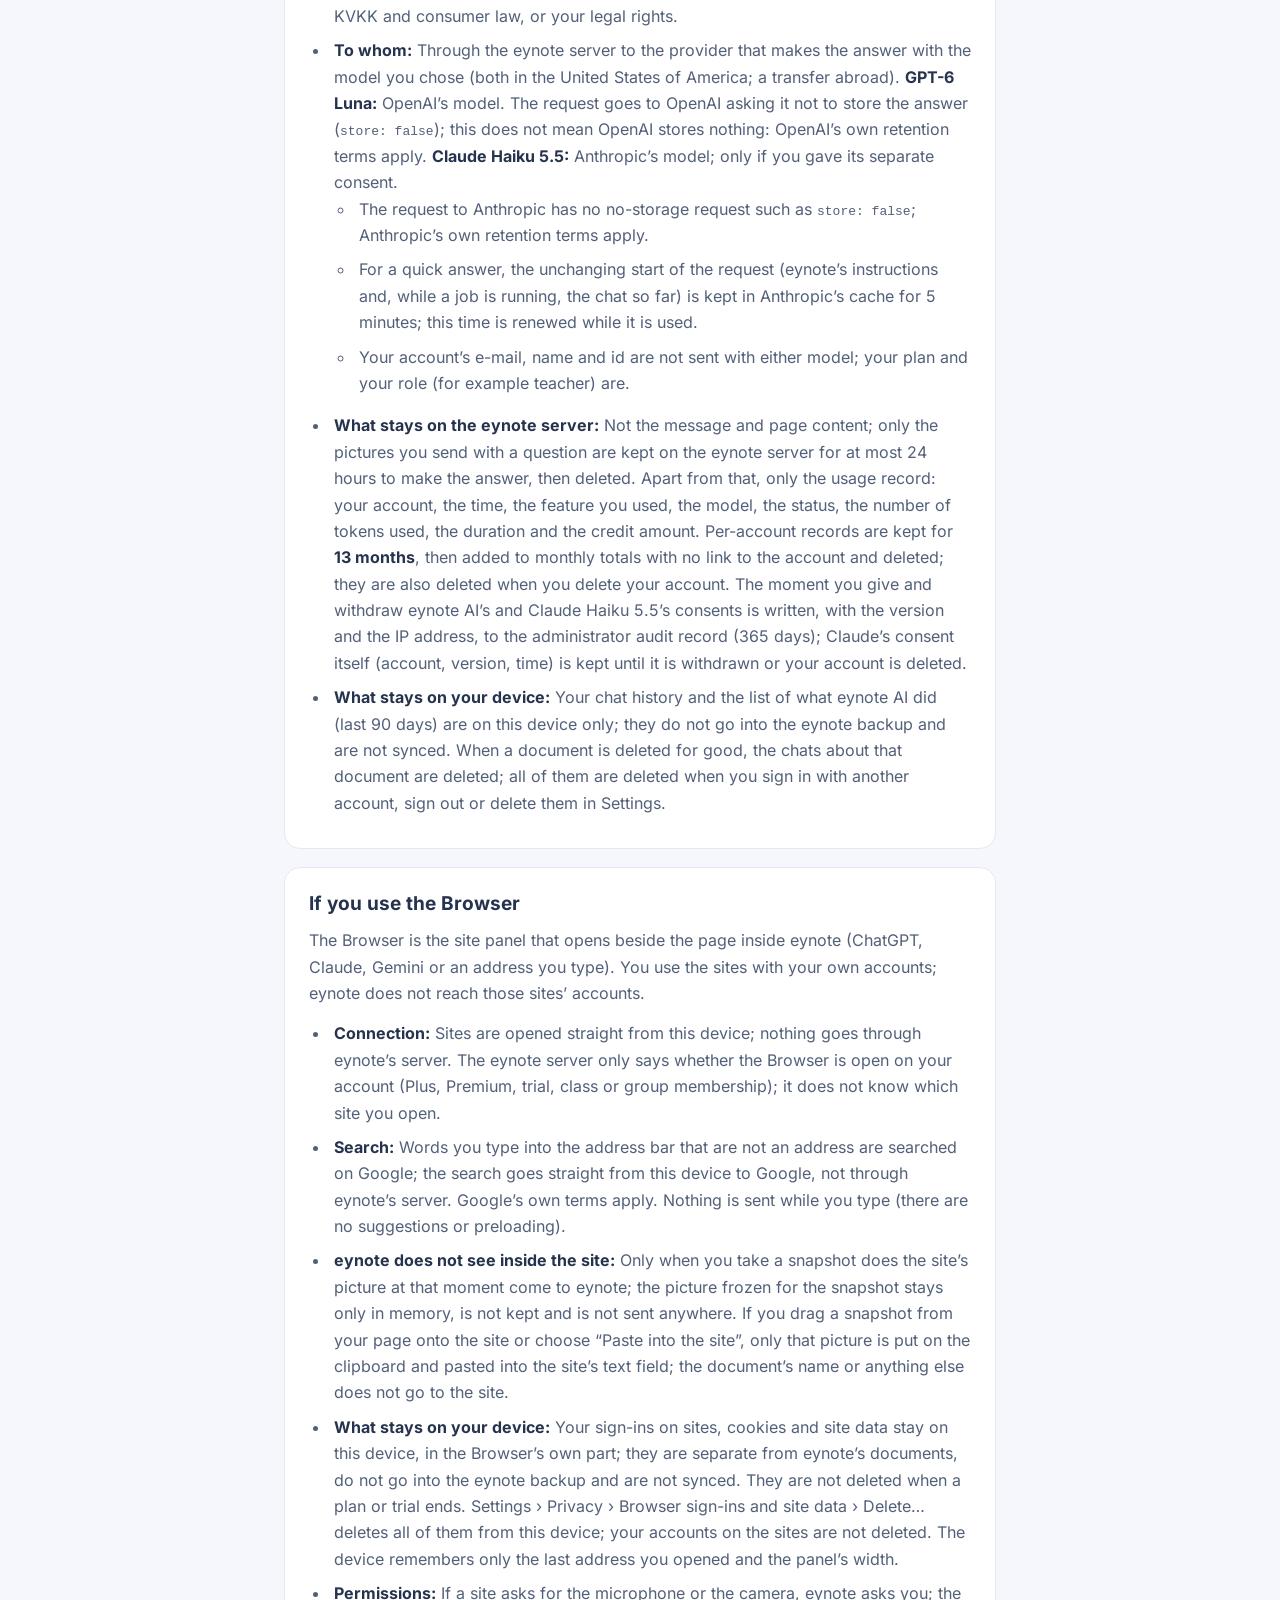
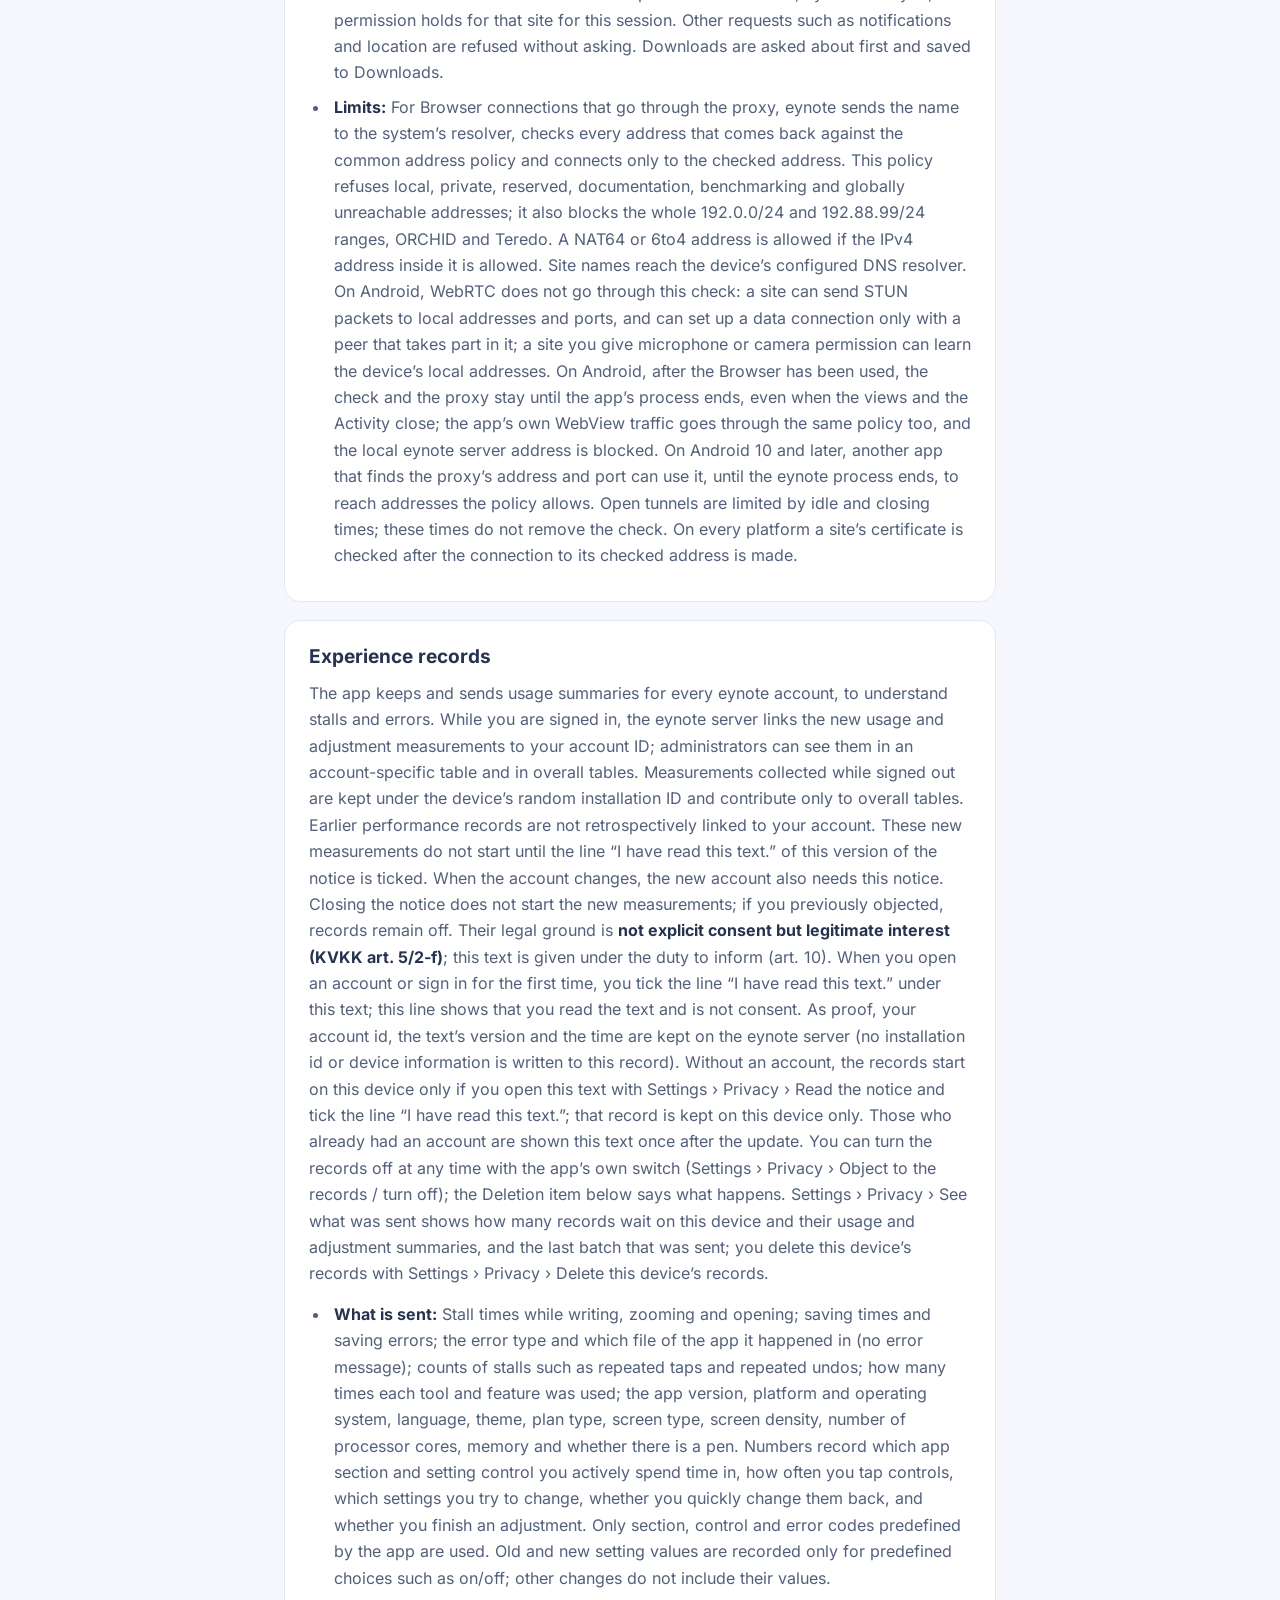
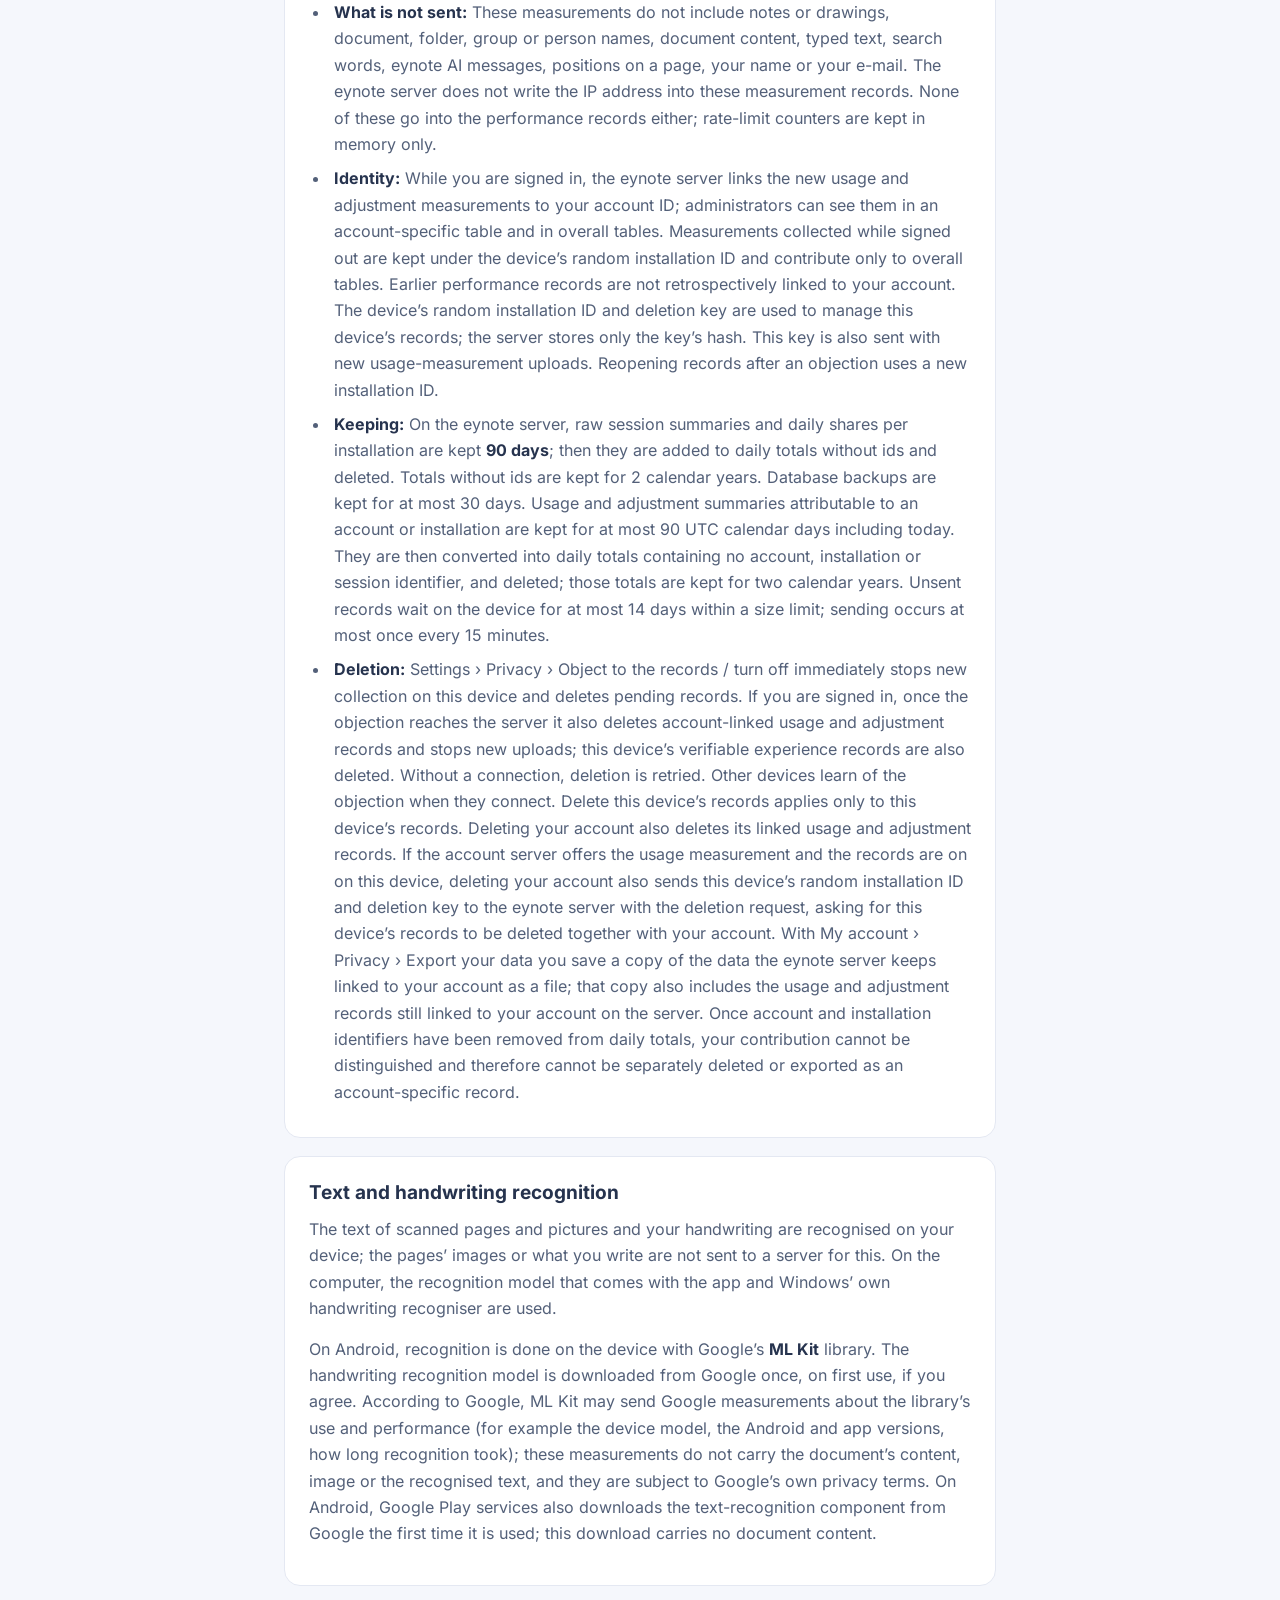
<file: gizlilik-en.html>
<!doctype html>
<html lang="en">
<head>
  <meta charset="UTF-8"><meta name="viewport" content="width=device-width, initial-scale=1, viewport-fit=cover">
  <meta name="theme-color" content="#3158ef"><meta name="description" content="eynote privacy and KVKK notice: how your data is kept on your device, in Google Drive and on the account server.">
  <title>Privacy and KVKK · eynote</title>
  <link rel="icon" href="./favicon.svg" type="image/svg+xml">
  <link rel="alternate" hreflang="tr" href="./gizlilik.html">
  <style>
    @font-face{font-family:Inter;src:url('./fonts/inter-latin-wght-normal.woff2') format('woff2');font-display:swap}
    *{box-sizing:border-box}body{margin:0;background:#f5f7fc;color:#26334e;font-family:Inter,system-ui,sans-serif}
    main{max-width:760px;margin:auto;padding:40px 24px 60px}.brand{font-size:30px;font-weight:750;letter-spacing:-1.4px;color:#26334e;text-decoration:none}.brand span{color:#3158ef}
    .back{display:inline-block;margin:22px 0 26px;color:#3158ef;text-underline-offset:3px}h1{font-size:32px;letter-spacing:-.8px;line-height:1.2;margin:0 0 8px}h2{font-size:19px;margin:0 0 12px}
    p,li{color:#536079;line-height:1.65}p{margin:0 0 14px}ul{padding-left:21px;margin:0}li{padding:0 0 8px 4px}.updated{font-size:13px;color:#788399;margin-bottom:26px}
    section{background:#fff;border:1px solid #e4e8f2;border-radius:16px;padding:24px;margin:0 0 18px}strong{color:#26334e}
    footer{font-size:13px;color:#788399;padding-top:8px}a{color:#3158ef}a:focus-visible{outline:3px solid #9faeff;outline-offset:4px}
    @media(max-width:500px){main{padding:28px 18px 42px}h1{font-size:28px}section{padding:20px}}
  </style>
</head>
<body><main>
  <header><a class="brand" href="./"><svg role="img" aria-label="eynote." width="196" height="48" style="display:block;max-width:100%;height:auto" xmlns="http://www.w3.org/2000/svg" viewBox="0 0 417 100">
<path fill="#050608" d="M18 2 L43 2 L78 37 L78 53 C78 54 77 55 76 55 L36 55 C27 55 27 67 36 67 L76 67 C77 67 78 68 78 69 L78 82 C78 91 71 98 62 98 L18 98 C9 98 2 91 2 82 L2 18 C2 9 9 2 18 2 Z"/>
  <path fill="#00A3E0" d="M43 2 L78 37 L49 37 C45 37 43 35 43 31 Z"/>
  <path fill="#050608" transform="translate(104.000 72.000) scale(0.078 -0.078)" d="M291 -12Q207 -12 151 17.5Q95 47 67 108Q39 169 39 263Q39 358 67 418.5Q95 479 151 508.5Q207 538 291 538Q367 538 418.5 509.5Q470 481 496 422Q522 363 522 269L522 233L164 233Q166 184 179 150.5Q192 117 219.5 100.5Q247 84 292 84Q315 84 335 90Q355 96 370 108.5Q385 121 393.5 140Q402 159 402 184L522 184Q522 134 504.5 97Q487 60 455.5 36Q424 12 382 0Q340 -12 291 -12ZM166 319L395 319Q395 352 387.5 375Q380 398 366.5 413Q353 428 334 434.5Q315 441 291 441Q252 441 225.5 428Q199 415 185 388Q171 361 166 319Z"/>
  <path fill="#050608" transform="translate(146.558 72.000) scale(0.078 -0.078)" d="M135 -182Q98 -182 75 -176.5Q52 -171 49 -170L49 -83L105 -83Q126 -83 147 -72Q168 -61 185 -42Q202 -23 210 0L5 526L133 526L231 274Q238 257 245.5 231Q253 205 261 177.5Q269 150 274 128L279 128Q283 143 288 162Q293 181 298.5 201Q304 221 310 240Q316 259 320 273L400 526L524 526L348 27Q333 -15 314.5 -53Q296 -91 271.5 -120Q247 -149 213.5 -165.5Q180 -182 135 -182Z"/>
  <path fill="#050608" transform="translate(187.820 72.000) scale(0.078 -0.078)" d="M65 0L65 526L167 526L177 456L184 456Q202 480 226.5 498.5Q251 517 282.5 527.5Q314 538 352 538Q402 538 440.5 520Q479 502 501 462Q523 422 523 355L523 0L400 0L400 333Q400 361 393.5 379.5Q387 398 374.5 409.5Q362 421 344 426Q326 431 304 431Q271 431 244.5 415Q218 399 202.5 371Q187 343 187 306L187 0Z"/>
  <path fill="#050608" transform="translate(233.372 72.000) scale(0.078 -0.078)" d="M299 -12Q213 -12 155 17.5Q97 47 68 108Q39 169 39 263Q39 358 68 418.5Q97 479 155 508.5Q213 538 299 538Q386 538 443.5 508.5Q501 479 530 418.5Q559 358 559 263Q559 169 530 108Q501 47 443.5 17.5Q386 -12 299 -12ZM299 88Q347 88 376.5 106.5Q406 125 419.5 162.5Q433 200 433 256L433 270Q433 326 419.5 363.5Q406 401 376.5 419.5Q347 438 299 438Q251 438 221.5 419.5Q192 401 178.5 363.5Q165 326 165 270L165 256Q165 200 178.5 162.5Q192 125 221.5 106.5Q251 88 299 88Z"/>
  <path fill="#050608" transform="translate(280.016 72.000) scale(0.078 -0.078)" d="M204 -12Q155 -12 127 7.5Q99 27 87.5 57.5Q76 88 76 120L76 426L13 426L13 526L79 526L101 673L198 673L198 526L289 526L289 426L198 426L198 132Q198 111 209 99.5Q220 88 242 88L289 88L289 4Q279 0 264.5 -3.5Q250 -7 234 -9.5Q218 -12 204 -12Z"/>
  <path fill="#050608" transform="translate(303.708 72.000) scale(0.078 -0.078)" d="M291 -12Q207 -12 151 17.5Q95 47 67 108Q39 169 39 263Q39 358 67 418.5Q95 479 151 508.5Q207 538 291 538Q367 538 418.5 509.5Q470 481 496 422Q522 363 522 269L522 233L164 233Q166 184 179 150.5Q192 117 219.5 100.5Q247 84 292 84Q315 84 335 90Q355 96 370 108.5Q385 121 393.5 140Q402 159 402 184L522 184Q522 134 504.5 97Q487 60 455.5 36Q424 12 382 0Q340 -12 291 -12ZM166 319L395 319Q395 352 387.5 375Q380 398 366.5 413Q353 428 334 434.5Q315 441 291 441Q252 441 225.5 428Q199 415 185 388Q171 361 166 319Z"/>
  <path fill="#050608" transform="translate(347.466 72.000) scale(0.078 -0.078)" d="M270 -12Q213 -12 170 0.5Q127 13 98 35Q69 57 54.5 86.5Q40 116 40 151Q40 156 40.5 160Q41 164 41 166L161 166Q161 164 161 162Q161 160 161 158Q162 131 178 114.5Q194 98 220 91Q246 84 275 84Q301 84 324.5 89.5Q348 95 363.5 107.5Q379 120 379 140Q379 166 359 180Q339 194 306.5 203Q274 212 237 222Q204 231 171 242Q138 253 111.5 270Q85 287 68.5 314Q52 341 52 381Q52 420 69 449Q86 478 116 497.5Q146 517 187 527Q228 537 276 537Q323 537 361.5 527Q400 517 428.5 498.5Q457 480 472.5 453.5Q488 427 488 395Q488 388 487.5 381Q487 374 487 373L368 373L368 380Q368 399 356.5 412.5Q345 426 323.5 434Q302 442 270 442Q246 442 228 438Q210 434 198.5 427Q187 420 181 411Q175 402 175 391Q175 372 190 361Q205 350 230.5 342Q256 334 286 325Q322 315 360 304.5Q398 294 430.5 278Q463 262 483 233Q503 204 503 156Q503 110 485.5 77.5Q468 45 436.5 25.5Q405 6 362.5 -3Q320 -12 270 -12Z"/>
  <path fill="#00A3E0" transform="translate(390.664 72.000) scale(0.078 -0.078)" d="M86 0L86 128L213 128L213 0Z"/>
</svg>
</a></header>
  <a class="back" href="./">← Back to the download page</a>
  <h1>Privacy and KVKK notice</h1>
  <p class="updated">Last updated: 2026-11-16</p>
  <p lang="tr">Türkçe: <a href="./gizlilik.html" hreflang="tr">bu metnin Türkçesi</a>. This English page says the same as the Turkish one, sentence for sentence. The names of the app’s buttons are given as the app shows them in English.</p>
  <section><h2>Data controller and contact</h2>
    <p>Data controller: <strong>Emir Çalışkol, trading as FLOVEY</strong><br>Postal address: Başakşehir Mahallesi, Toros Caddesi, Arterium 1 Residences, B Blok, Daire 10, Başakşehir/İstanbul, Türkiye<br>E-mail for applications: <a href="mailto:emirclskl@gmail.com">emirclskl@gmail.com</a></p>
    <p>You can apply about your personal data in writing in two ways: by e-mail to this address from the e-mail address registered on your eynote account, or by post to this postal address with a signed letter. Your application is concluded as soon as its nature allows, within 30 days at the latest.</p>
  </section>
  <section><h2>On what legal ground do we process your data?</h2>
    <p>As Article 10 of Law No. 6698 (the KVKK) requires, the legal ground of each processing is written separately. Where a processing does not rest on your explicit consent, you do not need to give consent; showing that you have read this text is enough.</p>
    <ul>
      <li><strong>Account</strong> (name, e-mail, password hash, devices, document records, sign-in events): the setting up and performance of a contract, to set up and provide the account (<strong>art. 5/2-c</strong>).</li>
      <li><strong>Sharing, Live and Classes in earlier versions</strong>: the performance of a contract, to provide the feature you asked for (<strong>art. 5/2-c</strong>).</li>
      <li><strong>Experience records</strong>: FLOVEY’s legitimate interest in making eynote run without stalls and errors (<strong>art. 5/2-f</strong>); this text is given under the duty to inform (art. 10). It is not explicit consent; the records are kept for every account and you can turn them off at any time with the switch in Settings › Privacy.</li>
      <li><strong>eynote AI</strong>: <strong>your explicit consent</strong> (art. 5/1). With GPT-6 Luna chosen your data is processed by OpenAI, with Claude Haiku 5.5 chosen by Anthropic, in the United States of America; every request is a transfer abroad. This transfer rests on the explicit consent you give after the possible risks are told to you (<strong>art. 9</strong>). The consent for OpenAI is given on eynote AI’s consent card, the consent for Anthropic on Claude Haiku 5.5’s separate consent card; giving one does not cover the other. FLOVEY plans to move both transfers to standard contracts (art. 9/4), to be made separately with OpenAI and with Anthropic.</li>
      <li><strong>Student groups</strong>: the performance of a contract (art. 5/2-c); for those under 18, also <strong>the explicit consent of a parent or guardian</strong>.</li>
    </ul>
  </section>
  <section><h2>Who receives your data?</h2>
    <ul>
      <li><strong>OpenAI</strong> (United States of America): only when you use eynote AI with GPT-6 Luna, the content you choose and send. See the eynote AI section below.</li>
      <li><strong>Anthropic</strong> (United States of America): only if you chose Claude Haiku 5.5 and gave its separate consent, the content you choose and send when you ask with it. See the eynote AI section below.</li>
      <li><strong>Hosting and storage providers:</strong> the eynote account server, its database, the database backups and the encrypted files uploaded to the server are on <strong>Railway</strong>’s infrastructure, on servers in the <strong>Amsterdam (the Netherlands)</strong> region; that is, outside Turkey. This is the place this page calls “the eynote server”. Sharing, Live and server storage content is end-to-end encrypted; neither the providers nor FLOVEY can open this content. The limit for group content is explained below.</li>
      <li><strong>GitHub</strong> (GitHub, Inc., United States of America): this site and the desktop app’s updates are kept on GitHub. When you open the site, or when the desktop app asks whether there is an update, GitHub sees your IP address. See the Desktop updates section below. The first time you open a 3D model (an anatomy model, for example) on a computer or on Android, its 3D model pack is downloaded from GitHub’s release files too, after you are asked; see the What stays on your device section below.</li>
      <li><strong>Google:</strong> only if you connect to Google Drive (the copies in Drive), download the handwriting recognition model on Android, or type words that are not an address into the Browser’s address bar (the search goes straight from this device to Google; see the Browser section below).</li>
      <li><strong>The sites you open in the Browser</strong> (ChatGPT, Claude, Gemini or an address you type): you connect to the site straight from this device; the site receives what you type and paste into it, and its own terms apply. Nothing goes through eynote’s server.</li>
    </ul>
    <p>Data is not sold, and it is not shared with anyone for advertising or tracking.</p>
  </section>
  <section><h2>How long data is kept</h2>
    <ul>
      <li>Account details, the device list and document records until you delete your account; sign-in events <strong>90 days</strong>, administrator audit records <strong>365 days</strong>.</li>
      <li>Experience records: raw records <strong>90 days</strong>, daily totals without ids <strong>2 calendar years</strong>.</li>
      <li>eynote AI usage records (for both models): per account <strong>13 months</strong>; then they are added to monthly totals with no link to the account and deleted. The Claude Haiku 5.5 consent is kept until it is withdrawn or the account is deleted.</li>
      <li>The periods for Sharing, Live, groups, server storage and Classes in earlier versions are given in their own sections. Database backups are kept for at most 30 days.</li>
      <li>Reports (when you report a person or content): the report record at most <strong>365 days</strong>, the evidence copy you add at most <strong>90 days</strong> (a copy that is not attached to a report is deleted within a day).</li>
      <li>What is deleted when you delete your account, and what stays for a while, is written in the Deleting your account section below.</li>
      <li>The proof that you read this text (your account id, the text version, the time) and the time of the two statements you give when joining a group are kept with your account.</li>
    </ul>
  </section>
  <section><h2>What stays on your device</h2>
    <p>Your documents and PDFs, your notes, your pen drawings, your solution areas, what you add from screenshots and your preferences are kept on your device. You can use the app without an account too. The documents on your device are not sent to the eynote account server as content unless you use Sharing, Live, groups or the server storage add-on, or send pages to eynote AI.</p>
    <p>Interactive Planner: your study plan, mock exams and nets are kept on your device and are not sent to the eynote account server; they go into the .notey backup. When eynote AI looks at your planner for a task you asked for, or does something in it, your program and exams (their tests, question counts, wrong-answer rule and your track), lessons and topics, sessions and notes, your mock exams' names and results (net or score) and targets go; the name and content of a document you linked do not.</p>
    <p>Who eynote is set up for (For myself, university and your field, or the exam you are preparing for) stays on your device, in your settings file and your .notey backup; it is not sent to the eynote account server. When you ask eynote AI to read or change who eynote is set up for, this choice goes to eynote AI (see the eynote AI section below).</p>
    <p>3D model packs: The first time you open a 3D model (an anatomy model, for example) on a computer or on Android, eynote first tells you the pack’s size and asks; if you say yes, it downloads the 3D model pack that holds that model once from GitHub’s release files (github.com and the addresses GitHub serves its files from). GitHub sees your device’s internet address, which pack file was requested and the ordinary information every internet request carries (such as the kind of app and operating system); nothing about you, your account or your pages is sent. The request carries no cookie, and cookies GitHub sends are not kept. On iPhone and iPad the pack cannot be downloaded for now. Downloaded packs stay on your device; you can delete each with its own “Delete the pack” row in Settings › Help › 3D model packs. Opening a downloaded 3D model sends nothing.</p>
  </section>
  <section><h2>If you connect to Google Drive</h2>
    <p>If you turn the connection on, the PDF and the editable <strong>.notey</strong> backup beside it are uploaded to the <strong>“eynotes”</strong> folder in your own Google Drive. The <strong>“notey”</strong> folder of older installations goes on being used with the same id; no second folder is made beside the existing one.</p>
    <p>The Drive permission is in the <strong>drive.file</strong> scope: eynote can reach only the files it created or that you opened through the app. How the files in your Drive are kept is subject to your Google account’s settings.</p>
  </section>
  <section><h2>If you open an eynote account</h2>
    <p>The eynote account server keeps the following to run the account and the document list across devices:</p>
    <ul>
      <li>Name, e-mail, plan and, instead of the password itself, its <strong>scrypt hash</strong>; with Google sign-in, the Google account id.</li>
      <li>The device’s name, platform, app version and last-seen time.</li>
      <li>Instead of the document’s content, only its title, type, size, SHA-256 fingerprint, modification time and Drive file ids. If you use the server storage add-on, your document names are not written to this list. Account sync carries only this list; the content of PDFs, notes, drawings and screenshots is not uploaded to the eynote server this way. Your content goes to the eynote server through Sharing, Live, groups and the server storage add-on, encrypted on your device; and when you send it to eynote AI or add evidence to a report, as described in those sections. See the sections below.</li>
      <li>Sign-in events with the IP address and user agent are kept <strong>90 days</strong>; audit records of administrator and group actions with IP addresses <strong>365 days</strong>.</li>
    </ul>
    <p>This information is processed to provide the account session, the device list and the sync state, and to look into abuse. If you choose to sign in with Google, Google passes your name, e-mail address and unchanging account id to eynote.</p>
  </section>
  <section><h2>If you use Sharing, Live and groups</h2>
    <p>If you share with a link or open a live session, the encrypted form of the document is uploaded to the eynote server. The content is encrypted on your device with AES-256-GCM before it is uploaded. The key does not go to the eynote server in the clear; it stays in the part of the link after the <strong>#</strong> sign. So the eynote server cannot open encrypted shared and live-session content. You sign in with an eynote account to make a link, to open or join a live session and to use groups; no account is needed to open a share link.</p>
    <ul>
      <li><strong>Share link:</strong> The encrypted document stays on the eynote server for the time you choose (at most 365 days). Everyone who gets the link can open the document. Unencrypted, the eynote server sees only your account, the size and hash of the encrypted file, and the creation and expiry times; the title is uploaded encrypted too. If you stop the share in My Library › Shared, the link stops working and the encrypted copy is deleted from the eynote server (if the delete request does not arrive, within about a day at the latest). When the time runs out the link stops working too, and the encrypted copy is cleared from the eynote server. Copies already downloaded to the devices of those who opened the link are not deleted.</li>
      <li><strong>Live session:</strong> The document’s snapshot, the session title and every change are uploaded encrypted. The eynote server keeps the changes after the last snapshot up to at most 1000 messages or 8 MiB. Unencrypted, it sees the accounts that opened and joined the session (the names are shown to everyone in the session), the time of joining, which account each change came from and its approximate size, and the session’s opening and last-activity times. If you end the session, the encrypted data is deleted 7 days after the end; if you do not, 7 days after the last activity. Copies already downloaded to participants’ devices are not deleted. The session’s working copy is not written to your account’s document list.</li>
      <li><strong>Groups:</strong><p>Your group content (notes, titles, comments and messages, set and task names, offers made to the leader) is encrypted on your device; in normal operation the eynote server does not read this content. However, in today’s version a server acting in bad faith or taken over could step into the key distribution between devices, take a group’s keys and so read that group’s content, including the content of earlier periods. We are redesigning the key distribution to reduce this risk.</p> Unencrypted, the eynote server sees the group’s name; the members’ names, roles (group leader, helper, member), joining times and whether they can invite; join requests and their times; who made an invite code, until when it is valid and whether it was used; who added and edited a note and when, the notes’ version numbers and encrypted sizes; who opened a set; whom a task was given to, its due date and who completed it and when; whom comments and messages came from, their times and lengths; who sent an offer to the leader, for which note and against which version of the note, when it was sent, the offer’s encrypted size and state, when the leader decided or when the offer was withdrawn, whether a reason was written for a decline and the reason’s encrypted size, and which version of the note an approved offer is; in which group and for which note or record, by whom, when and from which IP address the group’s actions were done (setting up, editing, archiving and handing over the group, invites, joining and membership changes, sharing, updating and deleting notes and their permissions, the confirmation that a note reached a device, set, task and comment actions, sending, withdrawing, approving, declining and deleting offers to the leader, device key actions) (it keeps these records for a year); the group’s settings and leadership handover requests; the devices’ public keys for the group, signed records and encrypted key envelopes.</li>
      <li><strong>Offer to leader:</strong> What you write yourself on a note shared with a group stays with you only. If you offer some of it to the group leader, the offer is encrypted on your device with a key only you and the group leader can open, and uploaded; the group’s other members and the eynote server cannot see its content. If the leader approves, what you wrote becomes the note’s new version and everyone in the group sees it; a reason the leader may write when declining is encrypted too. An offer not decided becomes void after 30 days; the record of an offer that was decided or ran out is deleted from the eynote server after 90 days.</li>
    </ul>
    <p>This information is processed to run share links, live sessions and groups and to look into abuse. Unless you use these features, the information in this section does not arise on the eynote server. If you report a person or content from the app, the description you write goes unencrypted to the eynote support team for review. If you add a copy of the note or comment to the report, the copy is encrypted on your device so that only FLOVEY’s review team can open it; the team can open and read it, and it may contain what others wrote. The report record is kept for at most 365 days, the evidence copy for at most 90 days; a copy that is not attached to a report is deleted within a day. The person you report is not told your name.</p>
  </section>
  <section><h2>Classes in earlier versions</h2>
    <p>Classes (assignments, hand-ins, class notes, announcements, attendance, organisations and class notifications) were removed from the app with version 0.29.26. This version clears the class records on this device once and stops class notifications; your documents are not deleted. If you set up or joined a class in earlier versions, the eynote server still holds those classes’ records: the name of the class and, if any, of the organisation; the names, e-mails and roles of the teacher and the students; joining times; encrypted assignments, hand-ins, class notes and announcements; attendance records. These records are deleted 30 days after the class is archived or, if it is not archived, when you delete your account; for now they have no other end date. If you want them deleted, you can write in one of the ways above (e-mail or post). Someone who keeps using an earlier version of the app can use classes in that version as before; if class notifications are on in that version, the notification’s short title, the class name and the device’s notification key are passed through Google Firebase (Google LLC, United States of America). The notification key is deleted from the eynote server when it has not been used for 90 days.</p>
  </section>
  <section><h2>If you use the server storage add-on</h2>
    <p>Server storage is a paid add-on that keeps your documents on the eynote server instead of Google Drive or together with Drive. Nothing is uploaded unless you choose it.</p>
    <ul>
      <li><strong>What is uploaded:</strong> your documents (their PDFs, the notes and drawings on them), your sound recordings, document details (such as the name) and your folder layout. All of it is encrypted on your device before it is uploaded.</li>
      <li><strong>Who can open it:</strong> the key is only on the devices you approved and in the recovery key you keep. The eynote server and FLOVEY cannot open the content or the document names; your document names are not written to your account’s document list either. The eynote server sees the number, size and times of the encrypted files, the devices you approved and the space you use.</li>
      <li><strong>Where:</strong> on the eynote server, that is, in Railway’s Amsterdam (the Netherlands) region.</li>
      <li><strong>When it is deleted:</strong> documents you delete and their old versions stay in the server’s trash for 30 days, then they are deleted; if you empty the trash, they are deleted after a waiting time of one day. If the add-on ends, your documents stay read-only for 45 days and you can download them in that time; then they are deleted. If you delete your account, all of it is deleted. A deleted document’s deletion mark, which carries no content, is kept for 180 days so that devices that were away also learn of it. The documents on your devices are not deleted.</li>
    </ul>
  </section>
  <section><h2>If you join student groups</h2>
    <p>When you join a group with an invite code or set up a group, you must tick two lines: <strong>“I am older than 13”</strong> and <strong>“If I am under 18, my parent or guardian has agreed”</strong>. Children under 13 cannot join a group. The eynote server keeps the time of the two statements with your join request, when you set up a group and in your account too; no birth date is asked and the statement is not an age check. Age is asked only for groups; no age is asked to use notes and PDFs.</p>
    <ul>
      <li><strong>Ground:</strong> group membership is the performance of a contract (art. 5/2-c); for those under 18 the explicit consent of a parent or guardian is needed, and the second line shows that this consent exists.</li>
      <li><strong>Who sees what:</strong> once you join, the group leader and the members see your name; your e-mail is not shown. The group’s content is encrypted. Everyone in the group sees the notes you share with the group; the group leader and helpers can edit shared notes, remove them from the group and remove members. Only you and the group leader see what you offer to the leader; if the leader approves, everyone in the group sees it.</li>
    </ul>
  </section>
  <section><h2>If you use eynote AI</h2>
    <p>eynote AI is the chat helper you can ask questions once you have signed in and given your consent. You choose between two models: <strong>GPT-6 Luna</strong> (the default; OpenAI) and <strong>Claude Haiku 5.5</strong> (Anthropic). Your usage allowance is the same with both. A consent card comes up the first time; nothing is sent until you accept. The card says that your data is processed by OpenAI in the United States of America, that this is a transfer outside Turkey, and that protection there may not be the same as in Turkey; “Accept and start” is, for this transfer too, the explicit consent you give after the risks are told to you (art. 9). The first time you choose Claude Haiku 5.5, a separate consent card comes up: it says that your data is processed by Anthropic in the United States of America, that this is a transfer outside Turkey and that protection there may not be the same; nothing is sent to Anthropic until you tap “Accept”, and without this separate consent the eynote server refuses the Claude request. FLOVEY plans to move both transfers to standard contracts (art. 9/4), to be made with OpenAI and with Anthropic. The consents are tied to your account. eynote AI’s consent can be withdrawn at any time with Settings › eynote AI › Withdraw consent, Claude’s with Settings › eynote AI › Withdraw consent for Claude Haiku 5.5; after that nothing is sent to that recipient. When Claude’s consent is withdrawn you go on with GPT-6 Luna; when eynote AI’s consent is withdrawn, Claude’s consent is deleted too. Content you upload for Sharing, Live, groups and server storage is encrypted on your device; what you send to eynote AI is not end-to-end encrypted: only what you choose and send leaves your device; the eynote server passes it on, and OpenAI or Anthropic processes it, depending on the model you chose. Do not send eynote AI special categories of data, such as health, religion or political opinions, about yourself or others.</p>
    <ul>
      <li><strong>What is sent:</strong> The question you write and that chat’s earlier messages; a snapshot or picture you add; the text (the PDF’s own text, recognised text, handwriting reading and text you typed) or image of the chosen pages of the documents shown under your message, with the document’s name and page count; pages of other documents that eynote AI asked to read and you approved on a card; the app version, language, platform and the name of the screen you are on. While doing a task you asked for, eynote AI also sends what its tools look at: the page text of the open document and of documents added to this chat, what is open on screen, your settings and tool strips, and, when it looks at the devices on your account, your devices’ names, types, app versions and when they were last seen. When it looks at your groups, this goes: the title and text of notes, questions, Sohbet messages, comments and tasks and the descriptions of Kümeler; the in-app ids of these and of groups, members and join requests; your and the members’ roles in the group (leader, helper, member) and who may edit a note; their dates and the tasks’ due dates; which are yours, the page count of notes, the number of solutions of questions, how many people finished a task and whether you did; the number, kind, in-app id and reason of records that could not be verified and the number of unread messages. Group, Küme and member names are not sent: labels such as “Grup 1” or “Kişi 12” go instead, and the names are shown on this device only. The outcome of every task it does goes too: whether it was done and, if not, why. When you ask eynote AI to read or change who eynote is set up for, the kind you chose (For myself, university and your field, or the exam you are preparing for) goes too. When eynote AI looks up the 3D model library to show a model, the list of its structures (their ids and names, and the teeth’s numbers) goes too; while a 3D model window is open and eynote AI looks at it, the names of the model on screen, its parts and the part you chose go too. When you ask eynote AI to draw a 3D graph or solid, or to change a value in it, the definition on screen (formulas, ranges, sizes and values) and the computed results (such as a volume) go too; when it only changes the view (reset, the axes’ scale, level curves, the cut) they do not. Your chat list is not sent.</li>
      <li><strong>Document list:</strong> The “Your document list will be shared” chip under your message shows only in the older way of working, where eynote AI suggests work and waits for Apply (when the eynote server does not offer the way in which eynote AI does the work itself). While the chip shows (if your message asks for work with your documents, or if you chose + › Share my document list), the names, types, page counts and folder paths of at most 60 documents in your library go, with the documents' in-app numbers; if you remove the chip with ×, it does not go. Without the chip, no document list goes with your message. Also, when eynote AI looks at your library for a task you asked for, the names, kinds, page counts and folder paths of your folders and documents go; the chat shows it as a “Looked at the library” row. A group's or a Küme's folder goes as a label such as “Grup 1” or “Küme 1”, and a document name made from someone else's name or question goes as a label such as “Çözüm · grup sorusu 1”; the real names are shown on this device only. Searching the library is done on this device; only the documents and page numbers found go, the pages' text stays on this device. The content of locked documents is not searched.</li>
      <li><strong>Translation with the Translator:</strong> When you ask the Translator for a translation, on the page or in reading mode, by tapping a word or underlining a phrase, or ask eynote AI to translate a word on the page, that word or phrase and the sentence it is in are sent through the eynote server to OpenAI (GPT-6 Luna, whichever model you chose). For this you must have given eynote AI’s consent. The translation is kept in the eynote server’s memory for at most 24 hours, to answer quickly if the same request comes again; it is deleted at once when you withdraw the consent or delete your account. The usage record notes that a translation was made; the word itself is not written there.</li>
      <li><strong>What can it do:</strong> Besides answering, it does the task you ask for in the app: creating folders, opening documents, moving documents or moving them to the Trash, reading pages and writing their summary on a page, changing tool strips and settings, looking at your groups and, if you want, removing someone from a group. Every task shows in the chat row by row. Tasks that can be undone it does at once; “Undo” or “Back to before AI” takes them back. Tasks that can’t be undone or that touch someone else’s data (removing someone from a group, reading a document that isn’t open, moving several documents to the Trash at once) happen only on your tap on the card in the chat. It can’t pay, handle passwords, sign in or delete an account.</li>
      <li><strong>Risks:</strong> AI can be wrong and can misunderstand what you asked. Text inside a shared document, picture or website may try to steer it (prompt injection). That is why tasks that can’t be undone happen only on your tap, and the card warns you when such a request comes after a document was read. You see what it did in the chat and in Settings › eynote AI › “What eynote AI did”; read every card before you confirm it.</li>
      <li><strong>Responsibility and safeguards:</strong> Asking eynote AI for a task and confirming a card are your decisions; you are responsible for the operations you ask for and confirm. Safeguards: nothing that can’t be undone happens without your tap, everything that can be undone is taken back with Undo and from Settings › eynote AI › What eynote AI did, and payments, passwords and account tasks are never done. Pages that were sent cannot be taken back. The pages of the open document and of documents added to this chat may be read and sent for a task you asked for without a card; for another document's pages a card first shows what will be sent and waits for your tap. This text does not limit FLOVEY’s obligations under the KVKK and consumer law, or your legal rights.</li>
      <li><strong>To whom:</strong> Through the eynote server to the provider that makes the answer with the model you chose (both in the United States of America; a transfer abroad). <strong>GPT-6 Luna:</strong> OpenAI’s model. The request goes to OpenAI asking it not to store the answer (<code>store: false</code>); this does not mean OpenAI stores nothing: OpenAI’s own retention terms apply. <strong>Claude Haiku 5.5:</strong> Anthropic’s model; only if you gave its separate consent.
        <ul>
          <li>The request to Anthropic has no no-storage request such as <code>store: false</code>; Anthropic’s own retention terms apply.</li>
          <li>For a quick answer, the unchanging start of the request (eynote’s instructions and, while a job is running, the chat so far) is kept in Anthropic’s cache for 5 minutes; this time is renewed while it is used.</li>
          <li>Your account’s e-mail, name and id are not sent with either model; your plan and your role (for example teacher) are.</li>
        </ul>
      </li>
      <li><strong>What stays on the eynote server:</strong> Not the message and page content; only the pictures you send with a question are kept on the eynote server for at most 24 hours to make the answer, then deleted. Apart from that, only the usage record: your account, the time, the feature you used, the model, the status, the number of tokens used, the duration and the credit amount. Per-account records are kept for <strong>13 months</strong>, then added to monthly totals with no link to the account and deleted; they are also deleted when you delete your account. The moment you give and withdraw eynote AI’s and Claude Haiku 5.5’s consents is written, with the version and the IP address, to the administrator audit record (365 days); Claude’s consent itself (account, version, time) is kept until it is withdrawn or your account is deleted.</li>
      <li><strong>What stays on your device:</strong> Your chat history and the list of what eynote AI did (last 90 days) are on this device only; they do not go into the eynote backup and are not synced. When a document is deleted for good, the chats about that document are deleted; all of them are deleted when you sign in with another account, sign out or delete them in Settings.</li>
    </ul>
  </section>
  <section><h2>If you use the Browser</h2>
    <p>The Browser is the site panel that opens beside the page inside eynote (ChatGPT, Claude, Gemini or an address you type). You use the sites with your own accounts; eynote does not reach those sites’ accounts.</p>
    <ul>
      <li><strong>Connection:</strong> Sites are opened straight from this device; nothing goes through eynote’s server. The eynote server only says whether the Browser is open on your account (Plus, Premium, trial, class or group membership); it does not know which site you open.</li>
      <li><strong>Search:</strong> Words you type into the address bar that are not an address are searched on Google; the search goes straight from this device to Google, not through eynote’s server. Google’s own terms apply. Nothing is sent while you type (there are no suggestions or preloading).</li>
      <li><strong>eynote does not see inside the site:</strong> Only when you take a snapshot does the site’s picture at that moment come to eynote; the picture frozen for the snapshot stays only in memory, is not kept and is not sent anywhere. If you drag a snapshot from your page onto the site or choose “Paste into the site”, only that picture is put on the clipboard and pasted into the site’s text field; the document’s name or anything else does not go to the site.</li>
      <li><strong>What stays on your device:</strong> Your sign-ins on sites, cookies and site data stay on this device, in the Browser’s own part; they are separate from eynote’s documents, do not go into the eynote backup and are not synced. They are not deleted when a plan or trial ends. Settings › Privacy › Browser sign-ins and site data › Delete… deletes all of them from this device; your accounts on the sites are not deleted. The device remembers only the last address you opened and the panel’s width.</li>
      <li><strong>Permissions:</strong> If a site asks for the microphone or the camera, eynote asks you; the permission holds for that site for this session. Other requests such as notifications and location are refused without asking. Downloads are asked about first and saved to Downloads.</li>
      <li><strong>Limits:</strong> For Browser connections that go through the proxy, eynote sends the name to the system’s resolver, checks every address that comes back against the common address policy and connects only to the checked address. This policy refuses local, private, reserved, documentation, benchmarking and globally unreachable addresses; it also blocks the whole 192.0.0/24 and 192.88.99/24 ranges, ORCHID and Teredo. A NAT64 or 6to4 address is allowed if the IPv4 address inside it is allowed. Site names reach the device’s configured DNS resolver. On Android, WebRTC does not go through this check: a site can send STUN packets to local addresses and ports, and can set up a data connection only with a peer that takes part in it; a site you give microphone or camera permission can learn the device’s local addresses. On Android, after the Browser has been used, the check and the proxy stay until the app’s process ends, even when the views and the Activity close; the app’s own WebView traffic goes through the same policy too, and the local eynote server address is blocked. On Android 10 and later, another app that finds the proxy’s address and port can use it, until the eynote process ends, to reach addresses the policy allows. Open tunnels are limited by idle and closing times; these times do not remove the check. On every platform a site’s certificate is checked after the connection to its checked address is made.</li>
    </ul>
  </section>
  <section><h2>Experience records</h2>
    <p>The app keeps and sends usage summaries for every eynote account, to understand stalls and errors. While you are signed in, the eynote server links the new usage and adjustment measurements to your account ID; administrators can see them in an account-specific table and in overall tables. Measurements collected while signed out are kept under the device’s random installation ID and contribute only to overall tables. Earlier performance records are not retrospectively linked to your account. These new measurements do not start until the line “I have read this text.” of this version of the notice is ticked. When the account changes, the new account also needs this notice. Closing the notice does not start the new measurements; if you previously objected, records remain off. Their legal ground is <strong>not explicit consent but legitimate interest (KVKK art. 5/2-f)</strong>; this text is given under the duty to inform (art. 10). When you open an account or sign in for the first time, you tick the line “I have read this text.” under this text; this line shows that you read the text and is not consent. As proof, your account id, the text’s version and the time are kept on the eynote server (no installation id or device information is written to this record). Without an account, the records start on this device only if you open this text with Settings › Privacy › Read the notice and tick the line “I have read this text.”; that record is kept on this device only. Those who already had an account are shown this text once after the update. You can turn the records off at any time with the app’s own switch (Settings › Privacy › Object to the records / turn off); the Deletion item below says what happens. Settings › Privacy › See what was sent shows how many records wait on this device and their usage and adjustment summaries, and the last batch that was sent; you delete this device’s records with Settings › Privacy › Delete this device’s records.</p>
    <ul>
      <li><strong>What is sent:</strong> Stall times while writing, zooming and opening; saving times and saving errors; the error type and which file of the app it happened in (no error message); counts of stalls such as repeated taps and repeated undos; how many times each tool and feature was used; the app version, platform and operating system, language, theme, plan type, screen type, screen density, number of processor cores, memory and whether there is a pen. Numbers record which app section and setting control you actively spend time in, how often you tap controls, which settings you try to change, whether you quickly change them back, and whether you finish an adjustment. Only section, control and error codes predefined by the app are used. Old and new setting values are recorded only for predefined choices such as on/off; other changes do not include their values.</li>
      <li><strong>What is not sent:</strong> These measurements do not include notes or drawings, document, folder, group or person names, document content, typed text, search words, eynote AI messages, positions on a page, your name or your e-mail. The eynote server does not write the IP address into these measurement records. None of these go into the performance records either; rate-limit counters are kept in memory only.</li>
      <li><strong>Identity:</strong> While you are signed in, the eynote server links the new usage and adjustment measurements to your account ID; administrators can see them in an account-specific table and in overall tables. Measurements collected while signed out are kept under the device’s random installation ID and contribute only to overall tables. Earlier performance records are not retrospectively linked to your account. The device’s random installation ID and deletion key are used to manage this device’s records; the server stores only the key’s hash. This key is also sent with new usage-measurement uploads. Reopening records after an objection uses a new installation ID.</li>
      <li><strong>Keeping:</strong> On the eynote server, raw session summaries and daily shares per installation are kept <strong>90 days</strong>; then they are added to daily totals without ids and deleted. Totals without ids are kept for 2 calendar years. Database backups are kept for at most 30 days. Usage and adjustment summaries attributable to an account or installation are kept for at most 90 UTC calendar days including today. They are then converted into daily totals containing no account, installation or session identifier, and deleted; those totals are kept for two calendar years. Unsent records wait on the device for at most 14 days within a size limit; sending occurs at most once every 15 minutes.</li>
      <li><strong>Deletion:</strong> Settings › Privacy › Object to the records / turn off immediately stops new collection on this device and deletes pending records. If you are signed in, once the objection reaches the server it also deletes account-linked usage and adjustment records and stops new uploads; this device’s verifiable experience records are also deleted. Without a connection, deletion is retried. Other devices learn of the objection when they connect. Delete this device’s records applies only to this device’s records. Deleting your account also deletes its linked usage and adjustment records. If the account server offers the usage measurement and the records are on on this device, deleting your account also sends this device’s random installation ID and deletion key to the eynote server with the deletion request, asking for this device’s records to be deleted together with your account. With My account › Privacy › Export your data you save a copy of the data the eynote server keeps linked to your account as a file; that copy also includes the usage and adjustment records still linked to your account on the server. Once account and installation identifiers have been removed from daily totals, your contribution cannot be distinguished and therefore cannot be separately deleted or exported as an account-specific record.</li>
    </ul>
  </section>
  <section><h2>Text and handwriting recognition</h2>
    <p>The text of scanned pages and pictures and your handwriting are recognised on your device; the pages’ images or what you write are not sent to a server for this. On the computer, the recognition model that comes with the app and Windows’ own handwriting recogniser are used.</p>
    <p>On Android, recognition is done on the device with Google’s <strong>ML Kit</strong> library. The handwriting recognition model is downloaded from Google once, on first use, if you agree. According to Google, ML Kit may send Google measurements about the library’s use and performance (for example the device model, the Android and app versions, how long recognition took); these measurements do not carry the document’s content, image or the recognised text, and they are subject to Google’s own privacy terms. On Android, Google Play services also downloads the text-recognition component from Google the first time it is used; this download carries no document content.</p>
  </section>
  <section><h2>Advertising, tracking and screenshots</h2>
    <p>The app has no advertising, data-selling or tracking SDK (the usage measurements the text recognition library on Android may send, and the experience records kept for every account, are described above). When you tap the Android Quick Settings tile, only the newest screenshot is read. On the desktop, if you turn on screenshot suggestions, new pictures in the folder you chose are suggested; you tap the card to add one. On iPhone and iPad, the picture you give to Shortcuts is processed.</p>
  </section>
  <section><h2>Desktop updates</h2>
    <p>The eynote app on a computer asks the eynote site by itself, after it opens and every six hours, whether there is a new version. If there is, it is shown to you; if you choose to download it, the installer comes from GitHub. Because the site and the installers are kept on GitHub (GitHub, Inc., United States of America), GitHub sees your IP address at that time; your eynote account, name or documents are not sent. You can turn this check off with the <strong>Settings › Help › App update › Check for updates automatically</strong> switch; while it is off, the app asks only when you tap Check for updates.</p>
  </section>
  <section><h2>Your rights under the KVKK</h2>
    <p>Under Article 11 of Law No. 6698, by applying to the data controller you can use these rights:</p>
    <ul>
      <li>to learn whether your personal data is processed;</li>
      <li>if it is, to ask for information about it;</li>
      <li>to learn the purpose of the processing and whether it is used for that purpose;</li>
      <li>to know the third parties in Turkey or abroad it is transferred to;</li>
      <li>to ask for it to be corrected if it is processed incompletely or wrongly;</li>
      <li>to ask for it to be erased or destroyed under the conditions of Article 7 of the Law;</li>
      <li>to ask for this correction, erasure or destruction to be told to the third parties your data was transferred to;</li>
      <li>to object to a result against you that comes from the processed data being analysed only by automated systems;</li>
      <li>to ask for compensation if you suffer damage because your personal data was processed against the Law.</li>
    </ul>
    <p>You can also find these rights explained <a href="https://www.kvkk.gov.tr/Icerik/2036/Ilgili-Kisinin-Haklari">on the page of the Personal Data Protection Authority</a> (in Turkish).</p>
    <p><strong>How do you apply?</strong> You apply to the data controller in writing: by e-mail to the application e-mail above from the e-mail address registered on your eynote account, or by post to the postal address above with a signed letter. Your application is concluded as soon as its nature allows, within 30 days at the latest.</p>
    <p><strong>The app’s own conveniences</strong> (they do not replace these ways of applying): to turn the experience records off, Settings › Privacy › Object to the records / turn off; to withdraw eynote AI’s consent, Settings › eynote AI › Withdraw consent; to save a copy of the data the eynote server keeps tied to your account as a file, My account › Privacy › Export your data.</p>
    <p>You can delete the documents you keep on your device from the app and, if you connected to Drive, manage their copies there from your Google Drive account too.</p>
  </section>
  <section id="hesap-silme"><h2>Deleting your account</h2>
    <p><strong>From the app:</strong> you can delete your eynote account with My account › Account › Delete account…; what is deleted at once and what stays for a while is listed below. You confirm again that the account is yours with your password or with the Google account linked to it. This cannot be undone.</p>
    <p><strong>If you cannot reach the app:</strong> you can send your account deletion request in writing in one of the two ways to apply above; your application is concluded within 30 days at the latest.</p>
    <ul>
      <li><strong>What is deleted:</strong> your account and profile, your plan, your sessions and device list, your document list, your sign-in events (failed attempts with that e-mail too), your share links (they stop opening), the live sessions you opened, your group memberships, the notes you shared with groups and the comments you wrote, your documents in server storage, your eynote AI consents, usage records and the pictures you added to chats, your account-linked usage and adjustment measurements, your translations made with the Translator, your class records from earlier versions. If a group you lead has a helper who can be leader, the group passes to them; otherwise the group closes and its records are deleted after 30 days. You are signed out of the account on your other devices.</li>
      <li><strong>What stays for a while:</strong> security records (what you did and your IP address; your name is removed from these records) <strong>365 days</strong>; database backups at most <strong>30 days</strong>; reports you made or that were made about you, without the description and not tied to your name, at most <strong>365 days</strong>; the record of a gift code you used, not tied to your account. Once account and installation identifiers have been removed from daily totals, your contribution cannot be distinguished and therefore cannot be separately deleted or exported as an account-specific record. This device’s performance and error records, however, are not tied to your account: their raw form stays for at most 90 days; before deleting your account you can delete them with Settings › Privacy › Delete this device’s records. If the account server offers the usage measurement and the records are on on this device, deleting your account also sends this device’s random installation ID and deletion key to the eynote server with the deletion request, asking for this device’s records to be deleted together with your account. Monthly eynote AI totals with no link to an account and daily experience totals without ids stay, because they cannot be matched to anyone.</li>
      <li><strong>What is not deleted:</strong> the documents and notes on this device and your other devices, and the copies in your own Google Drive. You delete these yourself, from the app or from Google Drive.</li>
    </ul>
  </section>
  <footer>eynote · Created by Flovey</footer>
</main></body></html>
</file>
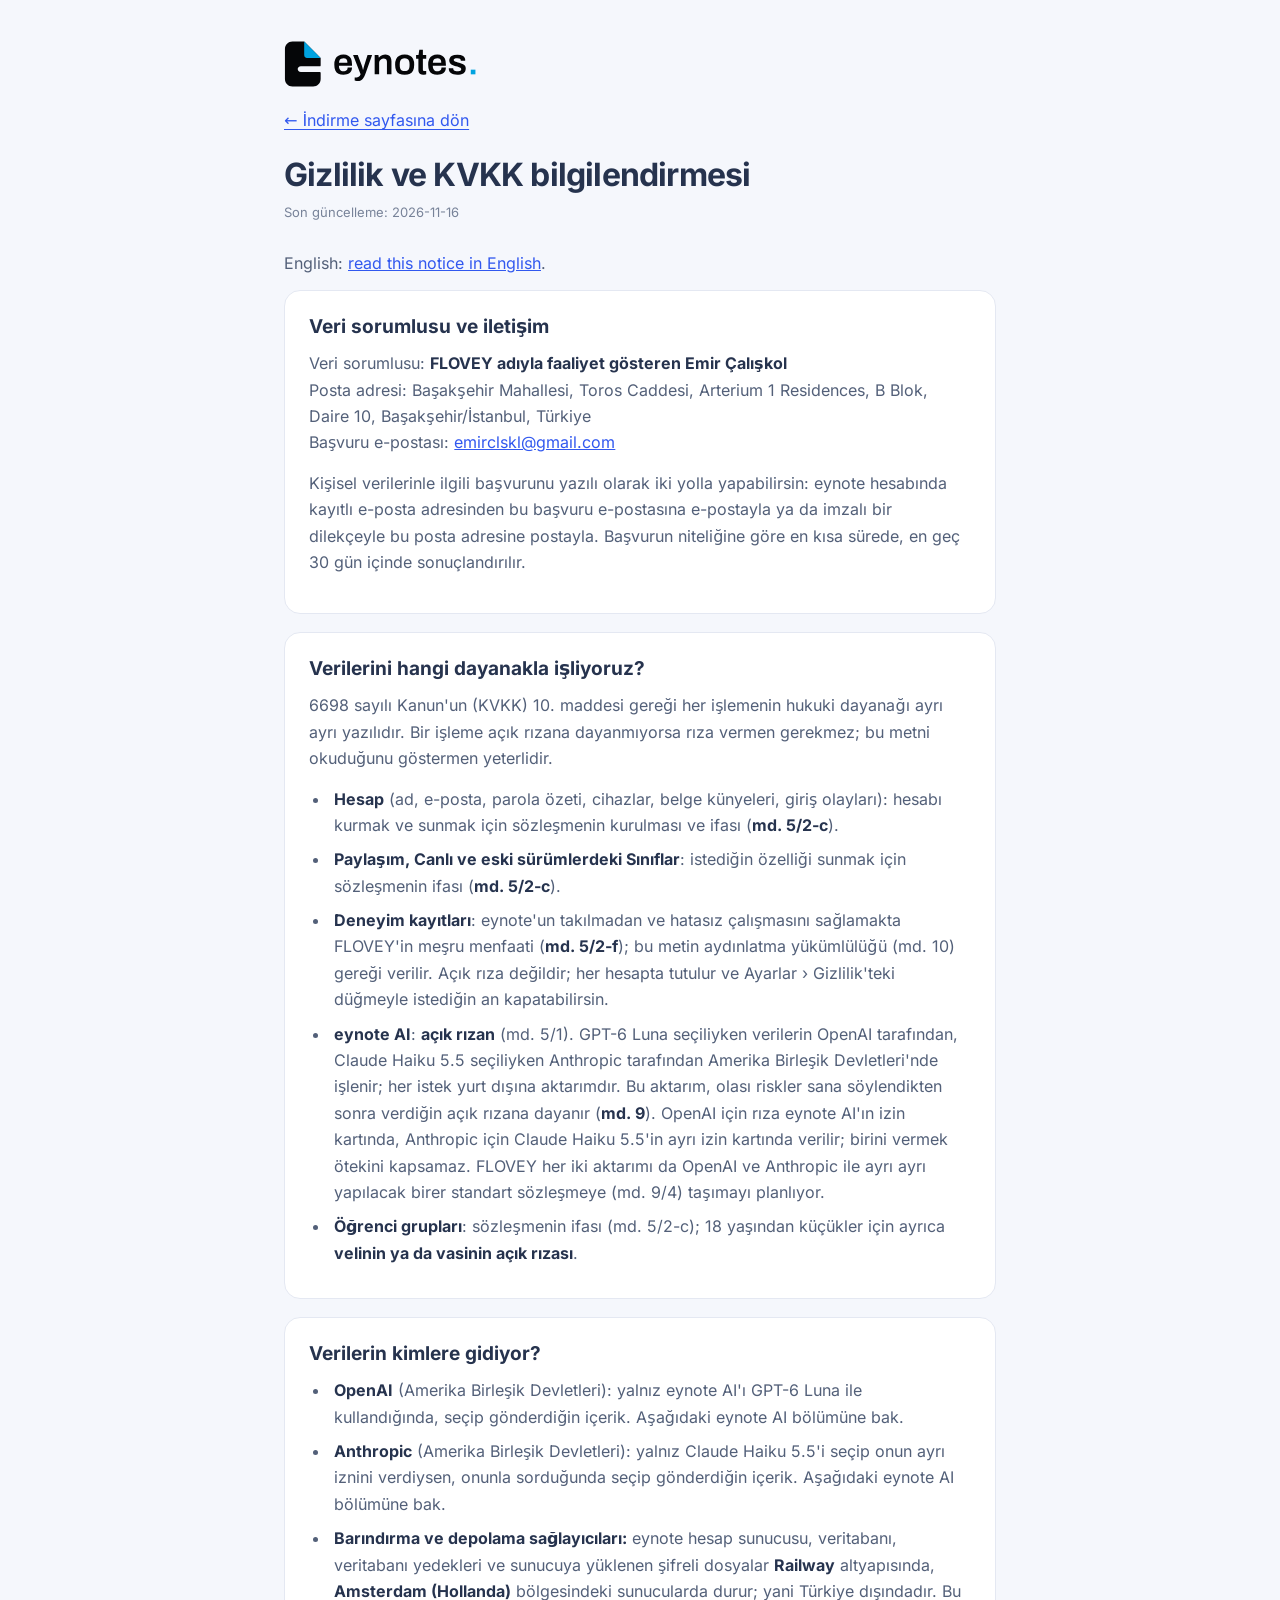
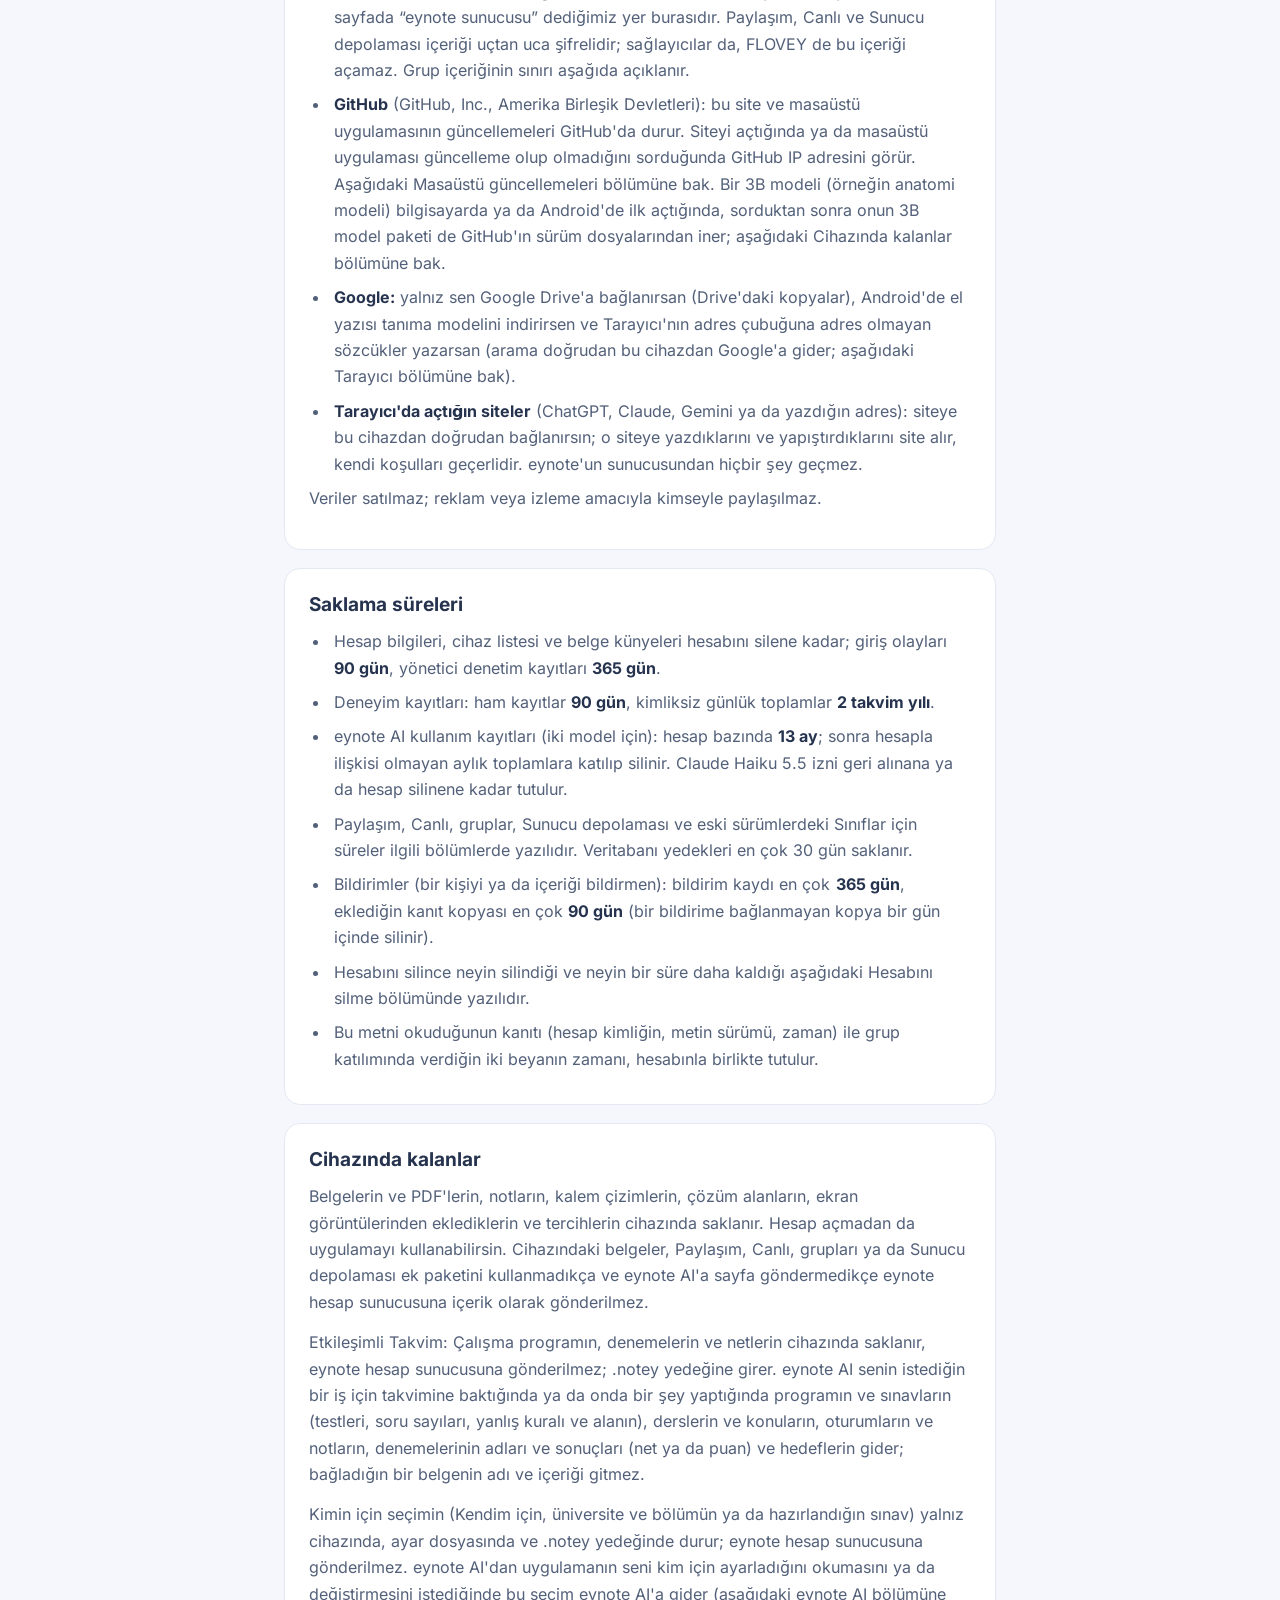
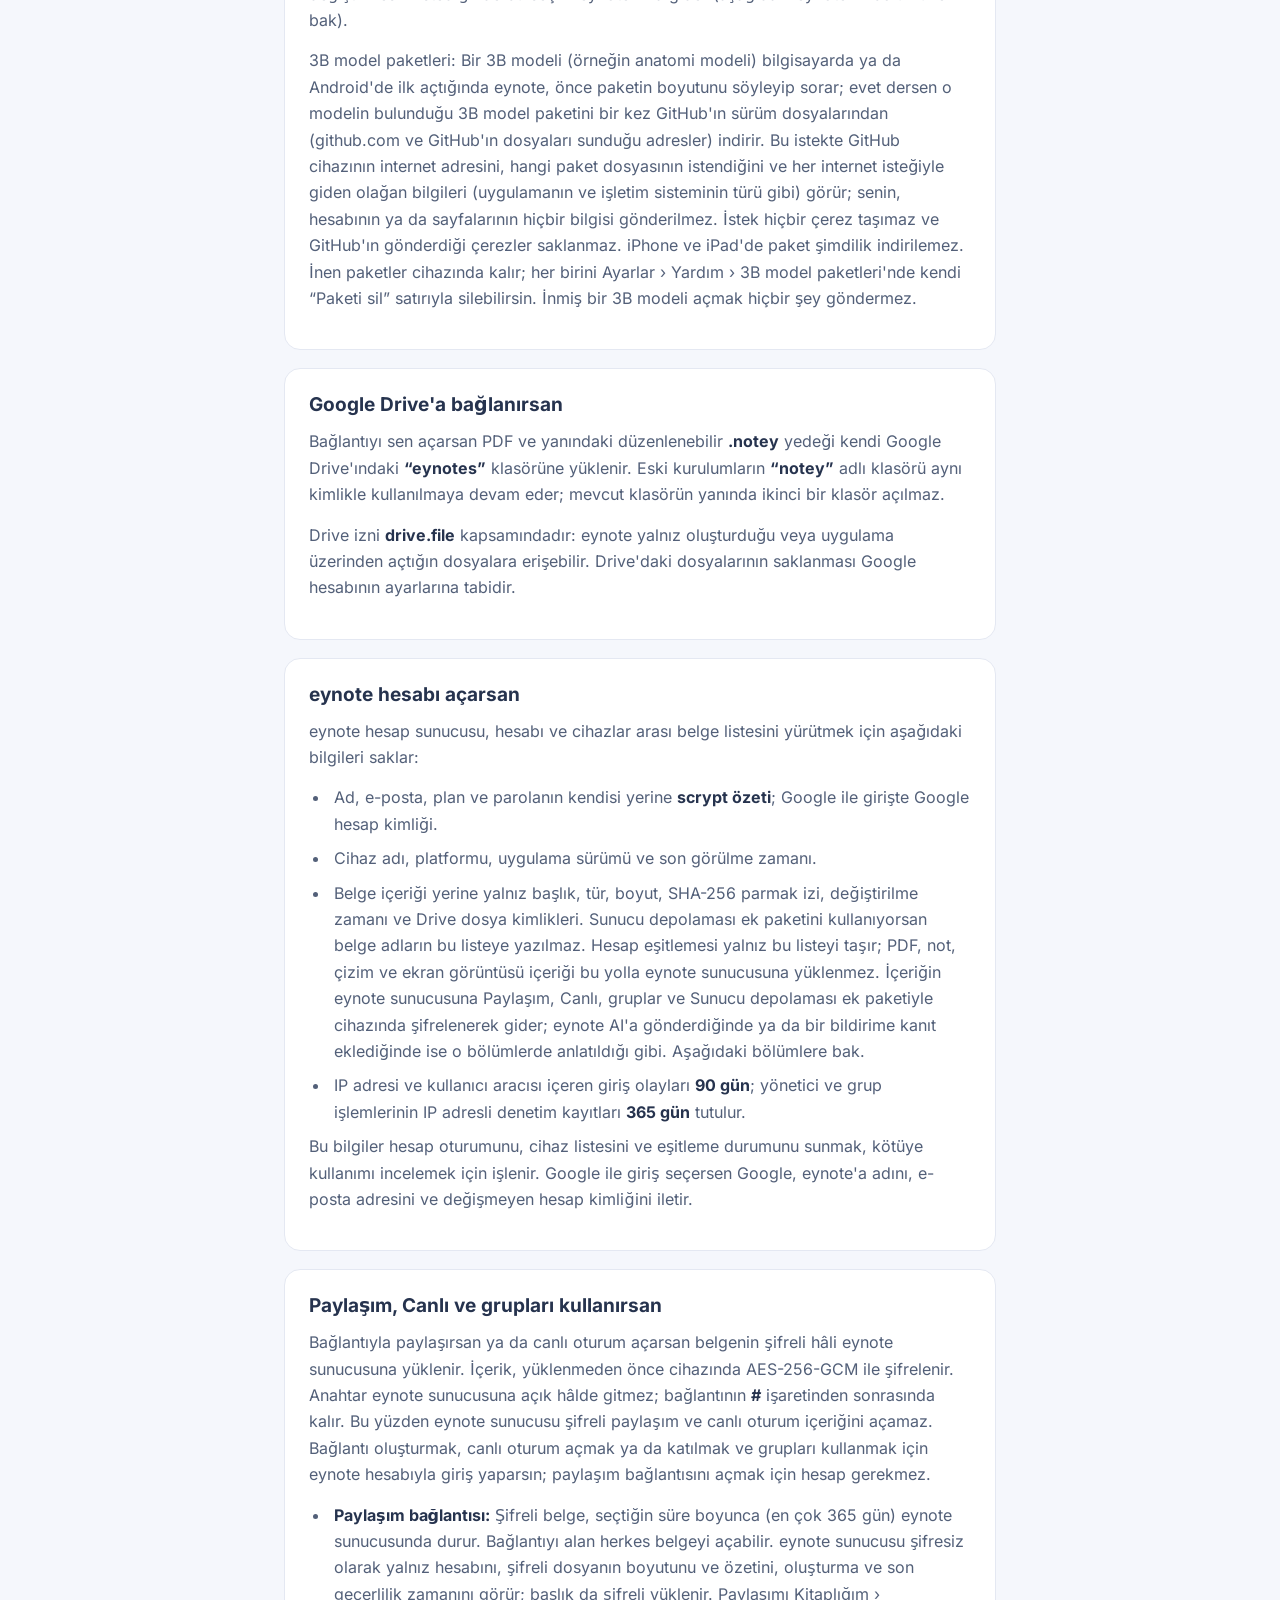
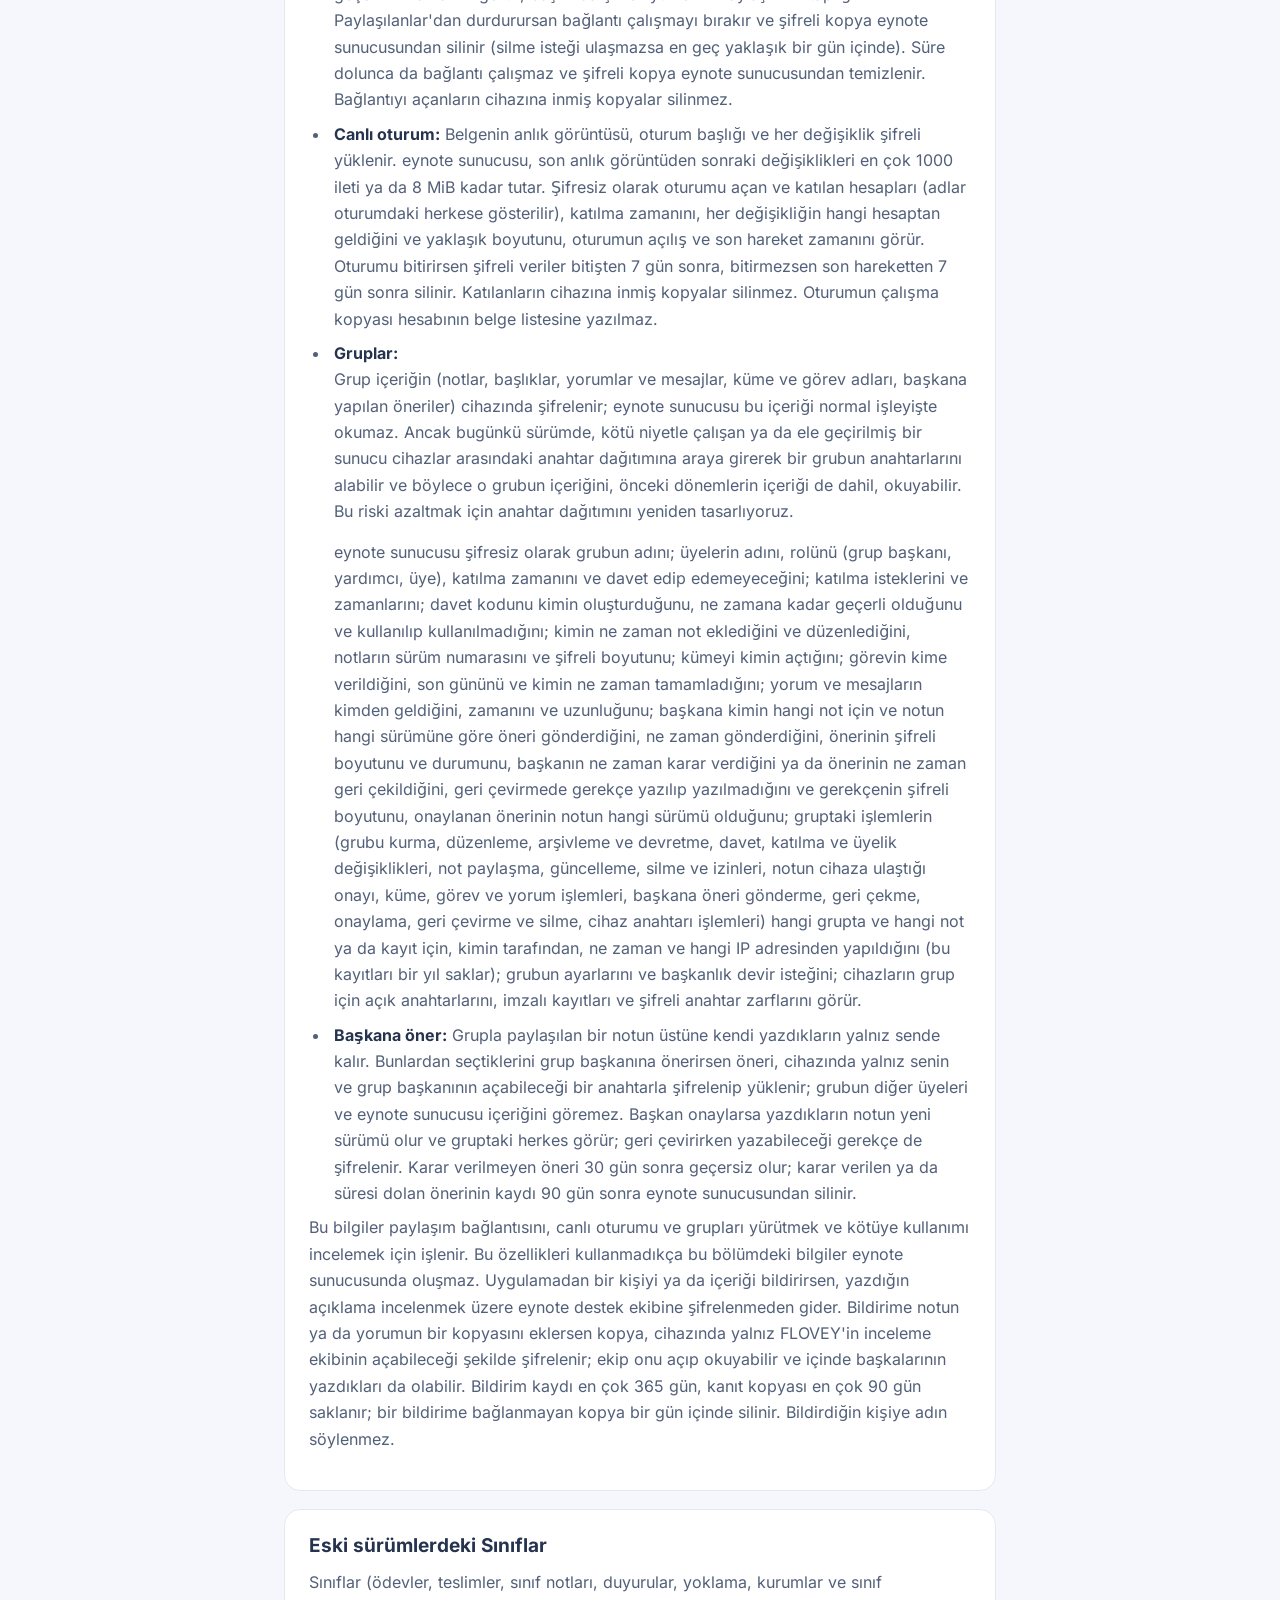
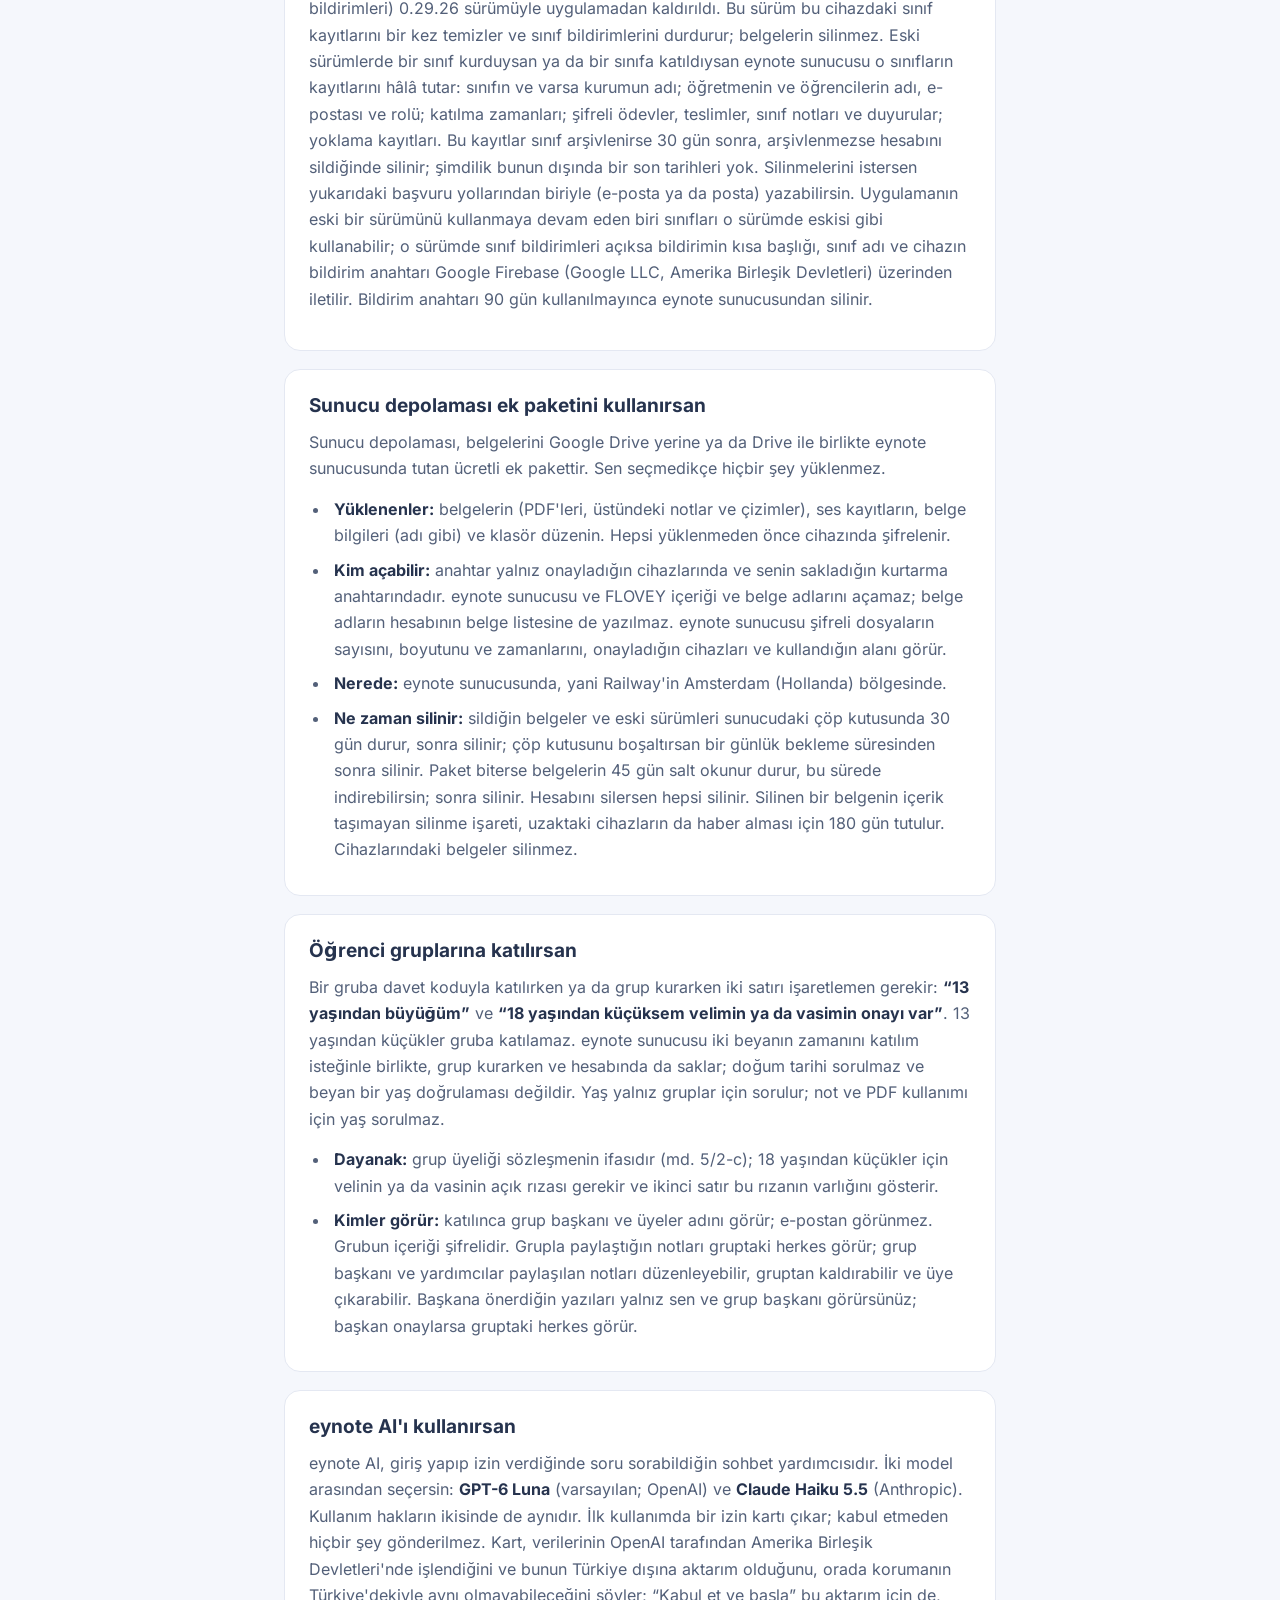
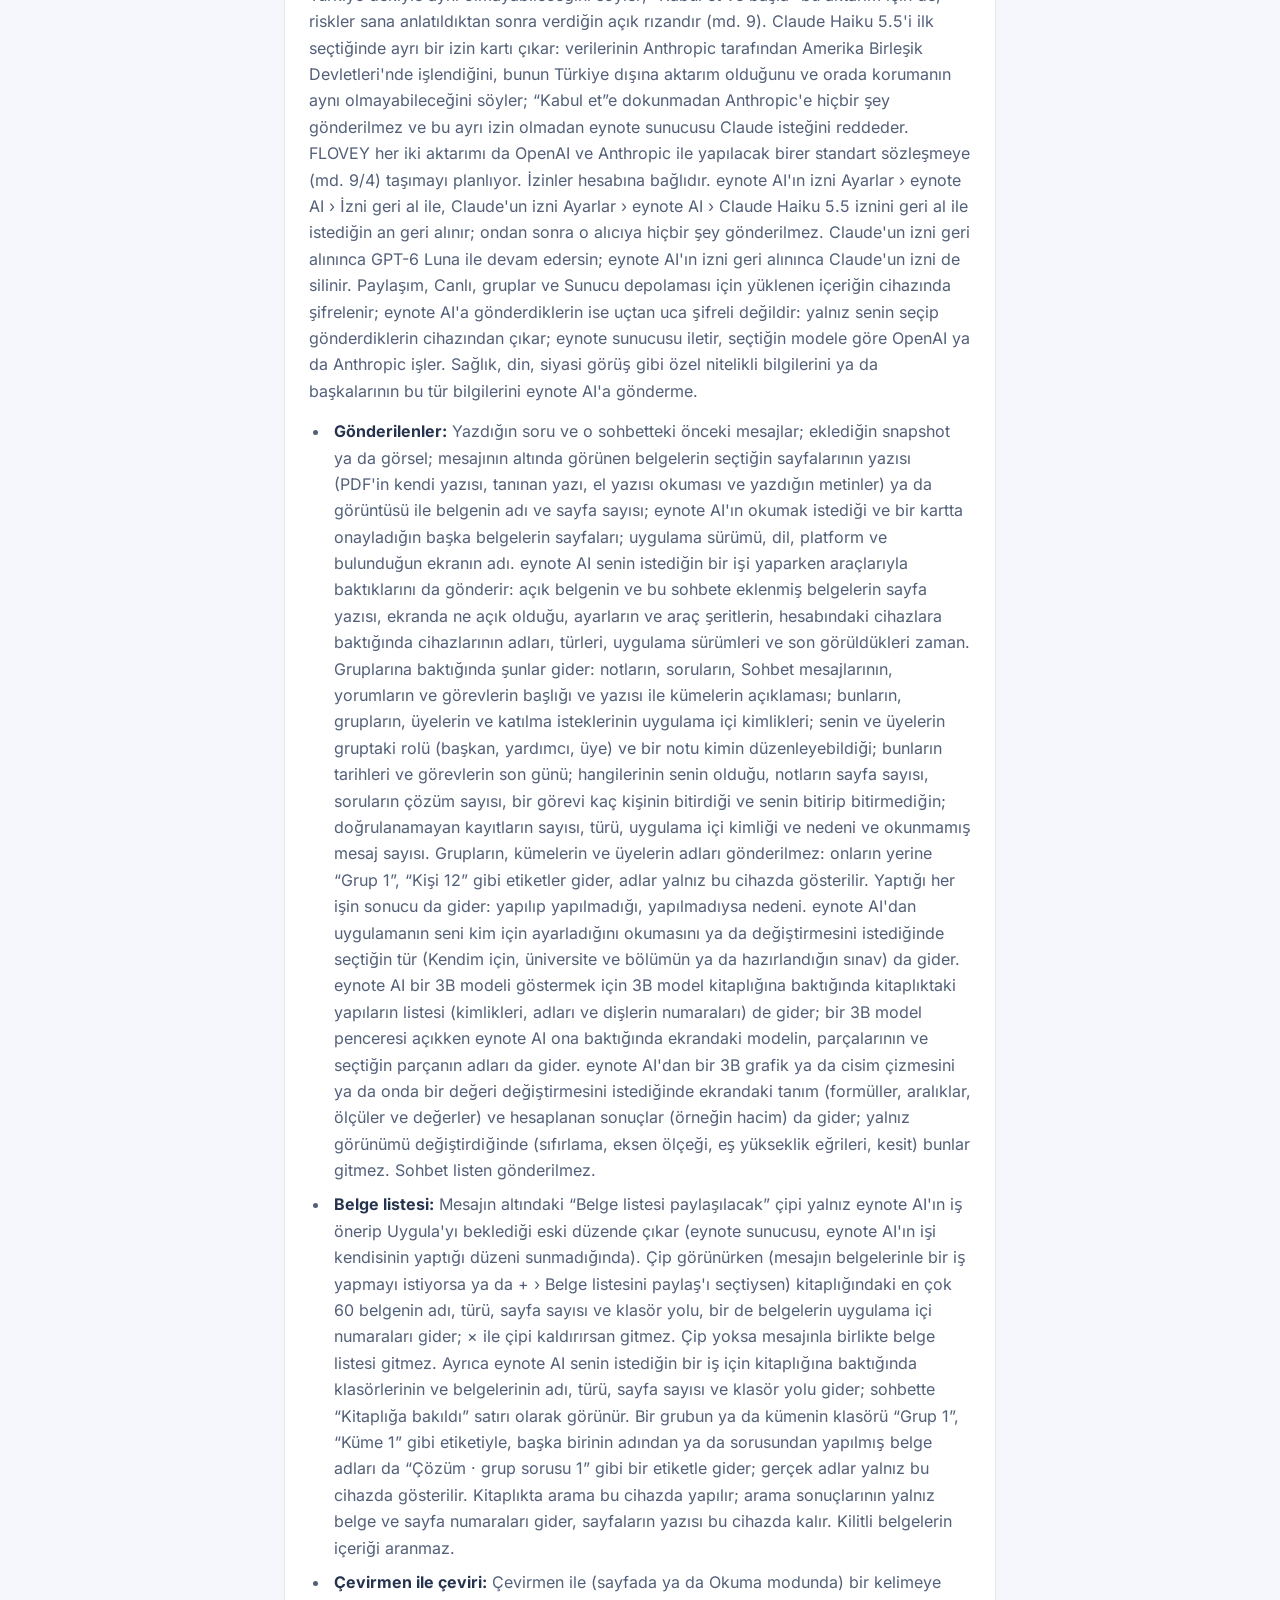
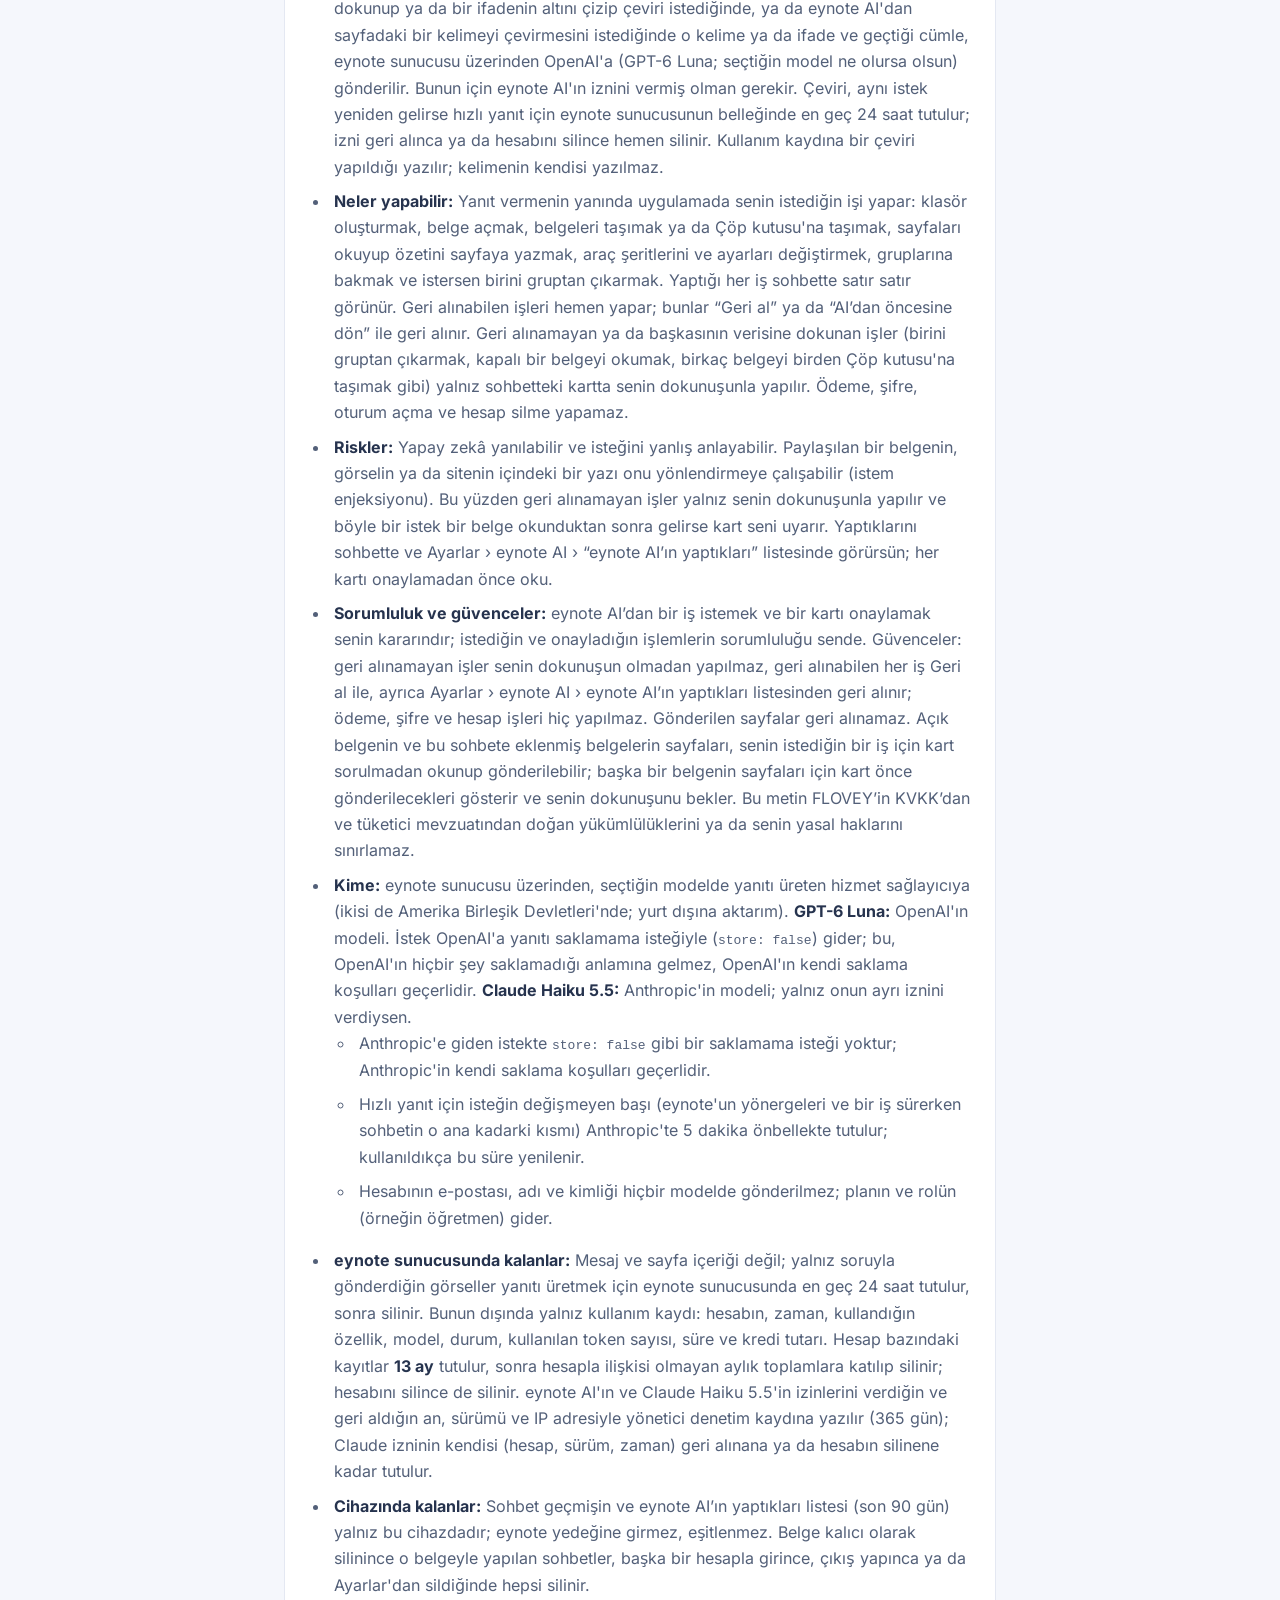
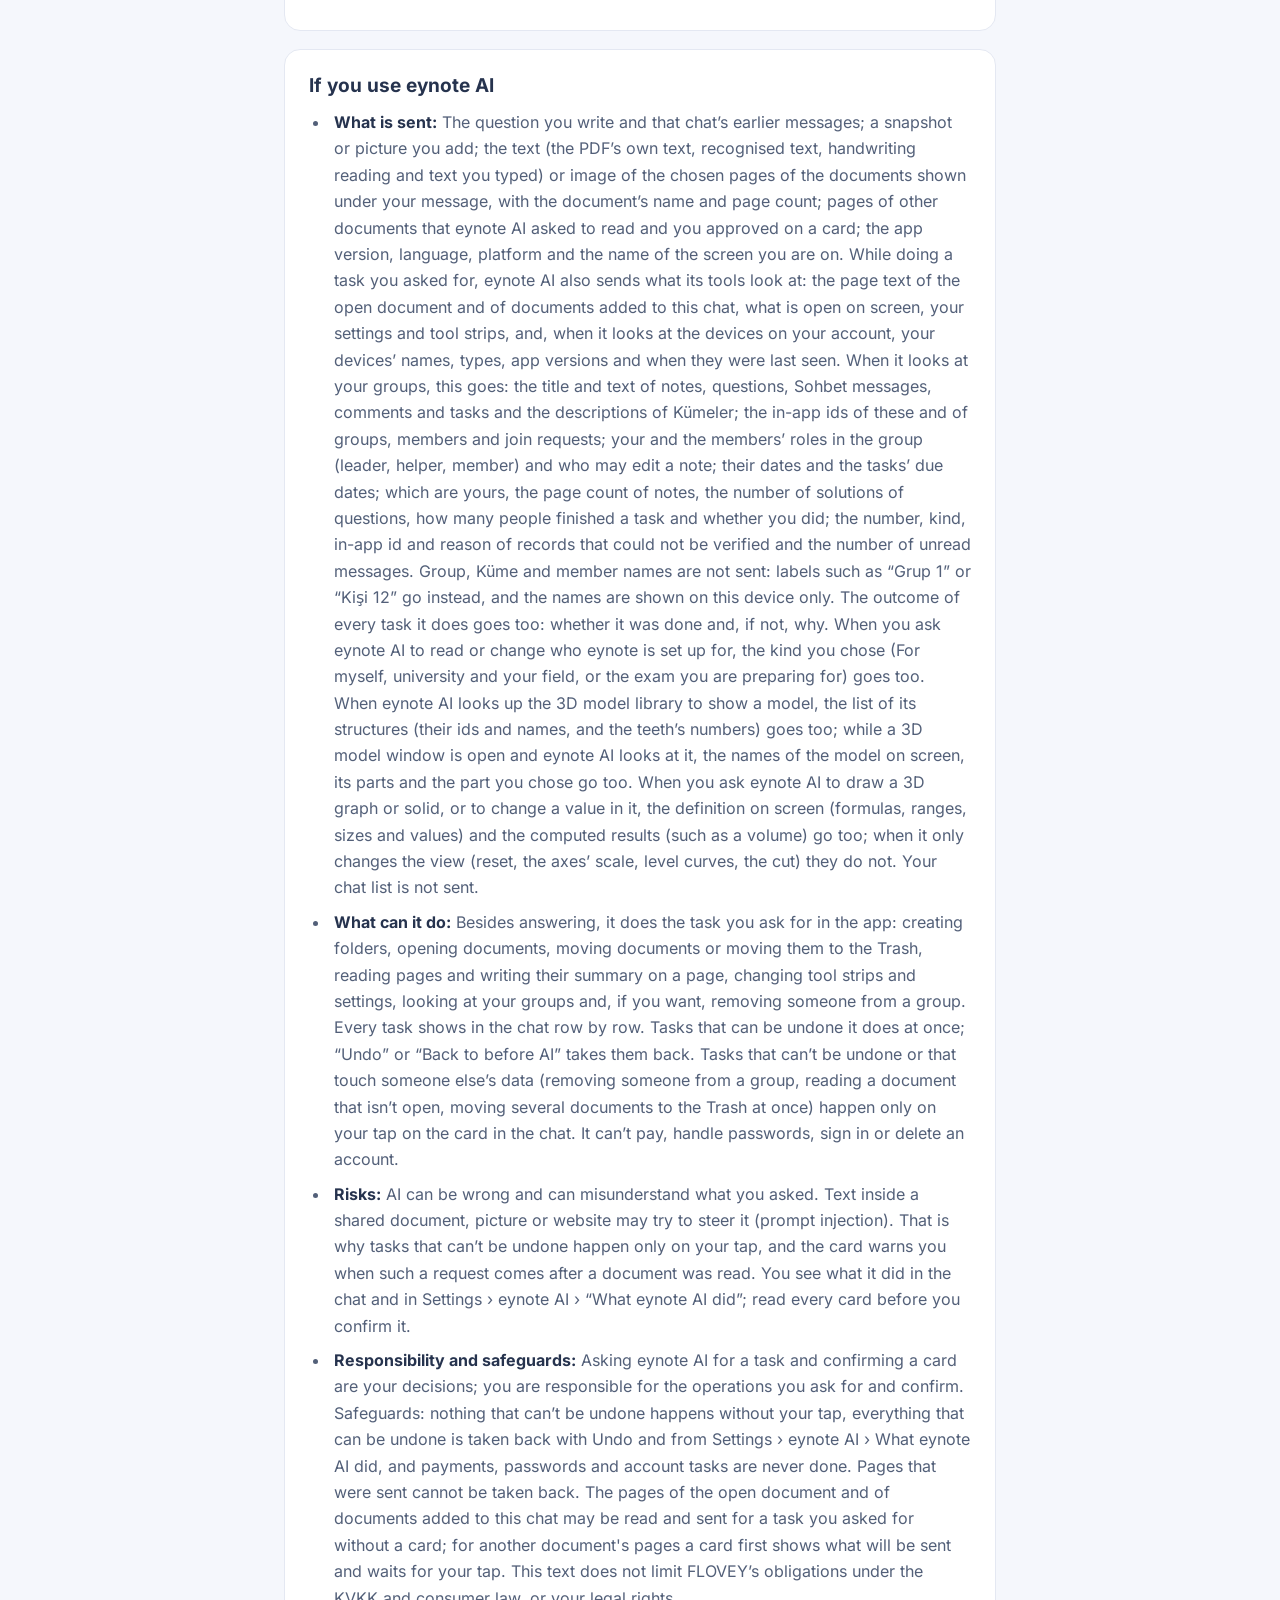
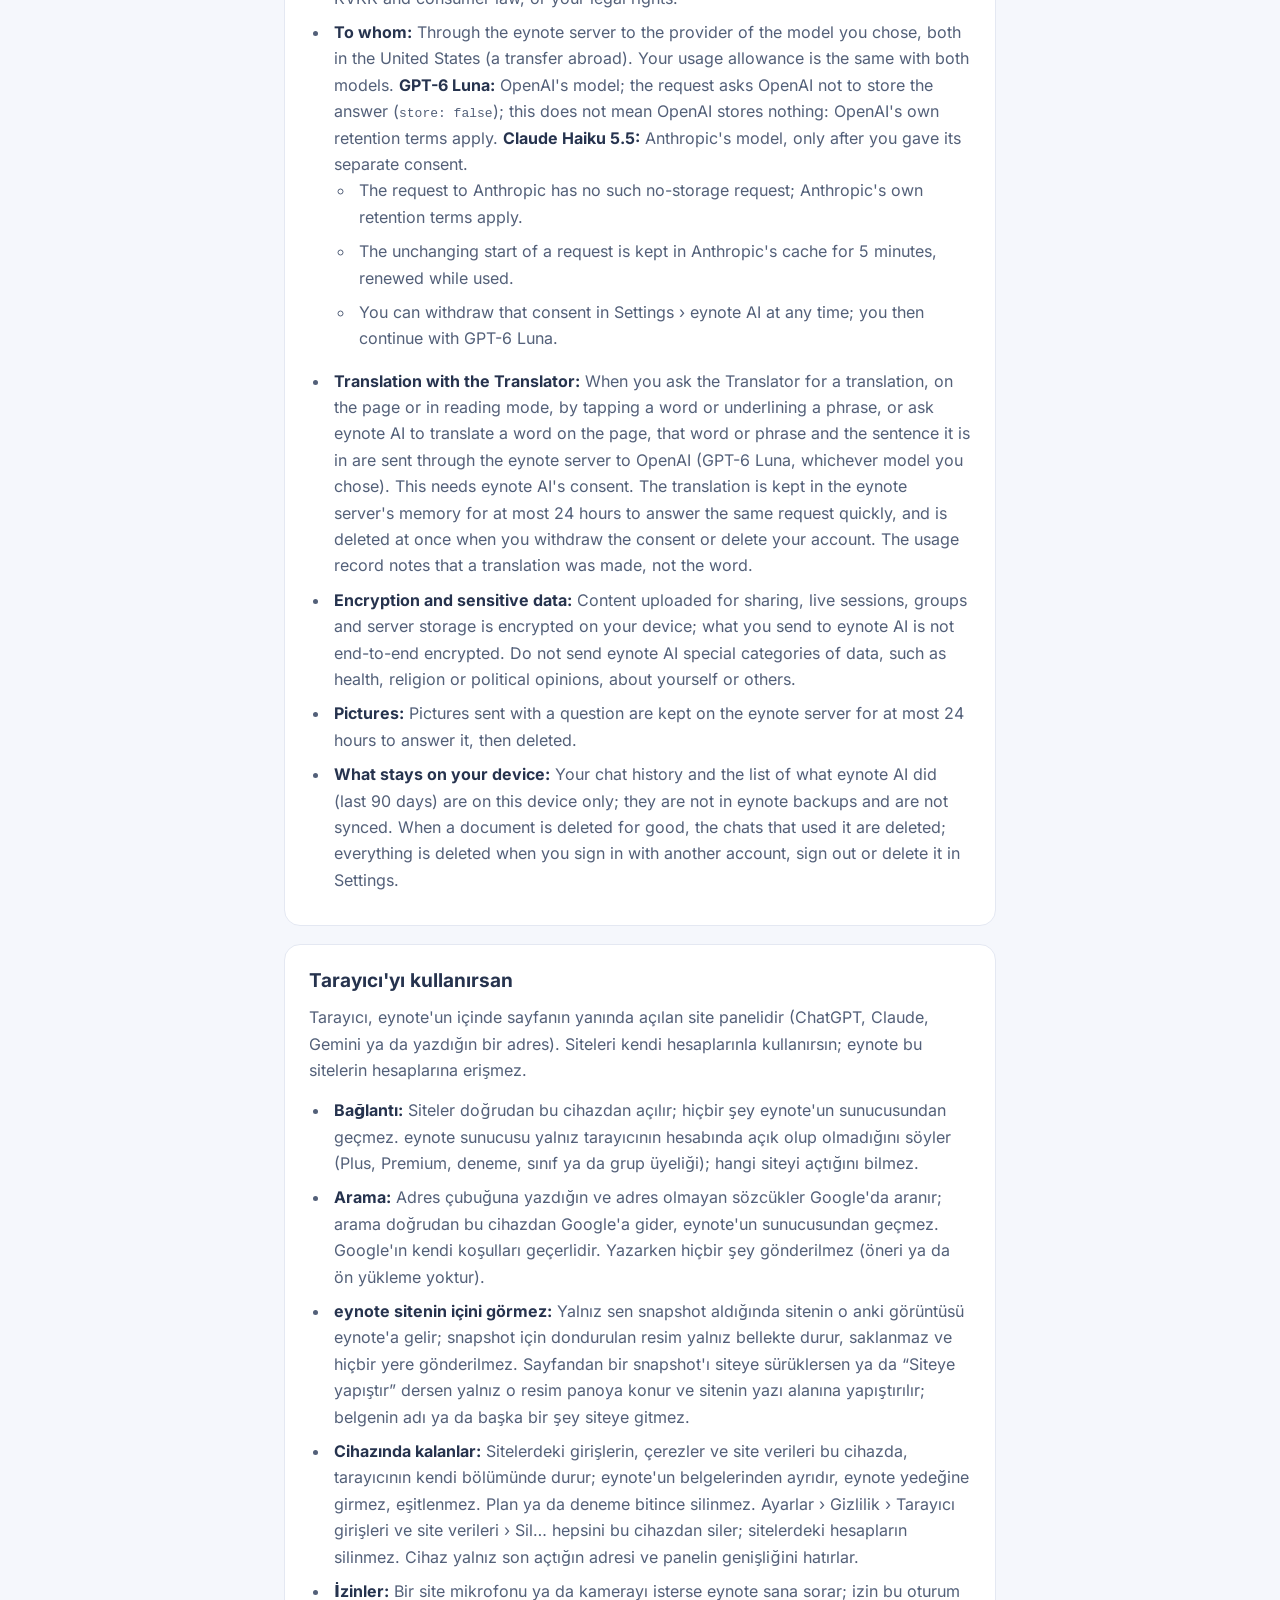
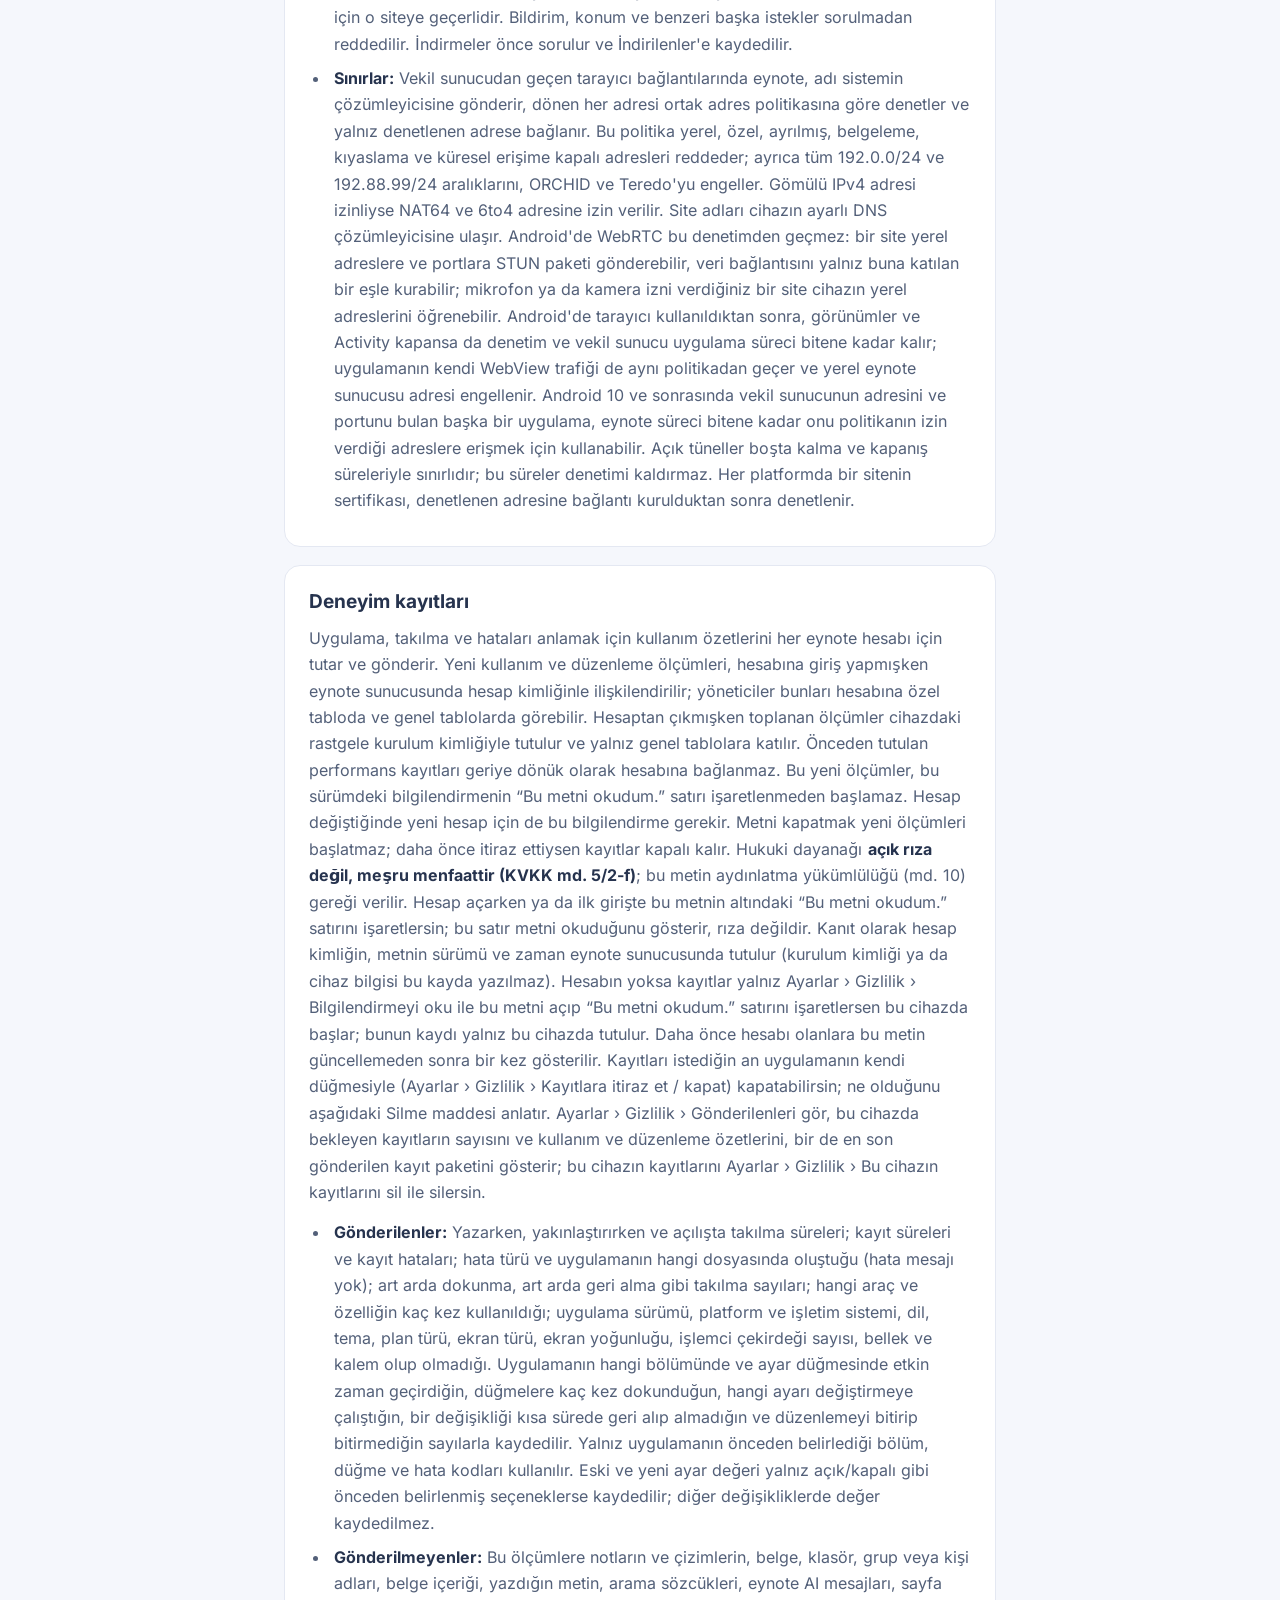
<file: gizlilik.html>
<!doctype html>
<html lang="tr">
<head>
  <meta charset="UTF-8"><meta name="viewport" content="width=device-width, initial-scale=1, viewport-fit=cover">
  <meta name="theme-color" content="#3158ef"><meta name="description" content="eynote gizlilik ve KVKK bilgilendirmesi: verilerin cihazda, Google Drive'da ve hesap sunucusunda nasıl tutulduğu.">
  <title>Gizlilik ve KVKK · eynote</title>
  <link rel="icon" href="./favicon.svg" type="image/svg+xml">
  <style>
    @font-face{font-family:Inter;src:url('./fonts/inter-latin-wght-normal.woff2') format('woff2');font-display:swap}
    *{box-sizing:border-box}body{margin:0;background:#f5f7fc;color:#26334e;font-family:Inter,system-ui,sans-serif}
    main{max-width:760px;margin:auto;padding:40px 24px 60px}.brand{font-size:30px;font-weight:750;letter-spacing:-1.4px;color:#26334e;text-decoration:none}.brand span{color:#3158ef}
    .back{display:inline-block;margin:22px 0 26px;color:#3158ef;text-underline-offset:3px}h1{font-size:32px;letter-spacing:-.8px;line-height:1.2;margin:0 0 8px}h2{font-size:19px;margin:0 0 12px}
    p,li{color:#536079;line-height:1.65}p{margin:0 0 14px}ul{padding-left:21px;margin:0}li{padding:0 0 8px 4px}.updated{font-size:13px;color:#788399;margin-bottom:26px}
    section{background:#fff;border:1px solid #e4e8f2;border-radius:16px;padding:24px;margin:0 0 18px}strong{color:#26334e}
    footer{font-size:13px;color:#788399;padding-top:8px}a{color:#3158ef}a:focus-visible{outline:3px solid #9faeff;outline-offset:4px}
    @media(max-width:500px){main{padding:28px 18px 42px}h1{font-size:28px}section{padding:20px}}
  </style>
</head>
<body><main>
  <header><a class="brand" href="./"><svg role="img" aria-label="eynote." width="196" height="48" style="display:block;max-width:100%;height:auto" xmlns="http://www.w3.org/2000/svg" viewBox="0 0 417 100">
<path fill="#050608" d="M18 2 L43 2 L78 37 L78 53 C78 54 77 55 76 55 L36 55 C27 55 27 67 36 67 L76 67 C77 67 78 68 78 69 L78 82 C78 91 71 98 62 98 L18 98 C9 98 2 91 2 82 L2 18 C2 9 9 2 18 2 Z"/>
  <path fill="#00A3E0" d="M43 2 L78 37 L49 37 C45 37 43 35 43 31 Z"/>
  <path fill="#050608" transform="translate(104.000 72.000) scale(0.078 -0.078)" d="M291 -12Q207 -12 151 17.5Q95 47 67 108Q39 169 39 263Q39 358 67 418.5Q95 479 151 508.5Q207 538 291 538Q367 538 418.5 509.5Q470 481 496 422Q522 363 522 269L522 233L164 233Q166 184 179 150.5Q192 117 219.5 100.5Q247 84 292 84Q315 84 335 90Q355 96 370 108.5Q385 121 393.5 140Q402 159 402 184L522 184Q522 134 504.5 97Q487 60 455.5 36Q424 12 382 0Q340 -12 291 -12ZM166 319L395 319Q395 352 387.5 375Q380 398 366.5 413Q353 428 334 434.5Q315 441 291 441Q252 441 225.5 428Q199 415 185 388Q171 361 166 319Z"/>
  <path fill="#050608" transform="translate(146.558 72.000) scale(0.078 -0.078)" d="M135 -182Q98 -182 75 -176.5Q52 -171 49 -170L49 -83L105 -83Q126 -83 147 -72Q168 -61 185 -42Q202 -23 210 0L5 526L133 526L231 274Q238 257 245.5 231Q253 205 261 177.5Q269 150 274 128L279 128Q283 143 288 162Q293 181 298.5 201Q304 221 310 240Q316 259 320 273L400 526L524 526L348 27Q333 -15 314.5 -53Q296 -91 271.5 -120Q247 -149 213.5 -165.5Q180 -182 135 -182Z"/>
  <path fill="#050608" transform="translate(187.820 72.000) scale(0.078 -0.078)" d="M65 0L65 526L167 526L177 456L184 456Q202 480 226.5 498.5Q251 517 282.5 527.5Q314 538 352 538Q402 538 440.5 520Q479 502 501 462Q523 422 523 355L523 0L400 0L400 333Q400 361 393.5 379.5Q387 398 374.5 409.5Q362 421 344 426Q326 431 304 431Q271 431 244.5 415Q218 399 202.5 371Q187 343 187 306L187 0Z"/>
  <path fill="#050608" transform="translate(233.372 72.000) scale(0.078 -0.078)" d="M299 -12Q213 -12 155 17.5Q97 47 68 108Q39 169 39 263Q39 358 68 418.5Q97 479 155 508.5Q213 538 299 538Q386 538 443.5 508.5Q501 479 530 418.5Q559 358 559 263Q559 169 530 108Q501 47 443.5 17.5Q386 -12 299 -12ZM299 88Q347 88 376.5 106.5Q406 125 419.5 162.5Q433 200 433 256L433 270Q433 326 419.5 363.5Q406 401 376.5 419.5Q347 438 299 438Q251 438 221.5 419.5Q192 401 178.5 363.5Q165 326 165 270L165 256Q165 200 178.5 162.5Q192 125 221.5 106.5Q251 88 299 88Z"/>
  <path fill="#050608" transform="translate(280.016 72.000) scale(0.078 -0.078)" d="M204 -12Q155 -12 127 7.5Q99 27 87.5 57.5Q76 88 76 120L76 426L13 426L13 526L79 526L101 673L198 673L198 526L289 526L289 426L198 426L198 132Q198 111 209 99.5Q220 88 242 88L289 88L289 4Q279 0 264.5 -3.5Q250 -7 234 -9.5Q218 -12 204 -12Z"/>
  <path fill="#050608" transform="translate(303.708 72.000) scale(0.078 -0.078)" d="M291 -12Q207 -12 151 17.5Q95 47 67 108Q39 169 39 263Q39 358 67 418.5Q95 479 151 508.5Q207 538 291 538Q367 538 418.5 509.5Q470 481 496 422Q522 363 522 269L522 233L164 233Q166 184 179 150.5Q192 117 219.5 100.5Q247 84 292 84Q315 84 335 90Q355 96 370 108.5Q385 121 393.5 140Q402 159 402 184L522 184Q522 134 504.5 97Q487 60 455.5 36Q424 12 382 0Q340 -12 291 -12ZM166 319L395 319Q395 352 387.5 375Q380 398 366.5 413Q353 428 334 434.5Q315 441 291 441Q252 441 225.5 428Q199 415 185 388Q171 361 166 319Z"/>
  <path fill="#050608" transform="translate(347.466 72.000) scale(0.078 -0.078)" d="M270 -12Q213 -12 170 0.5Q127 13 98 35Q69 57 54.5 86.5Q40 116 40 151Q40 156 40.5 160Q41 164 41 166L161 166Q161 164 161 162Q161 160 161 158Q162 131 178 114.5Q194 98 220 91Q246 84 275 84Q301 84 324.5 89.5Q348 95 363.5 107.5Q379 120 379 140Q379 166 359 180Q339 194 306.5 203Q274 212 237 222Q204 231 171 242Q138 253 111.5 270Q85 287 68.5 314Q52 341 52 381Q52 420 69 449Q86 478 116 497.5Q146 517 187 527Q228 537 276 537Q323 537 361.5 527Q400 517 428.5 498.5Q457 480 472.5 453.5Q488 427 488 395Q488 388 487.5 381Q487 374 487 373L368 373L368 380Q368 399 356.5 412.5Q345 426 323.5 434Q302 442 270 442Q246 442 228 438Q210 434 198.5 427Q187 420 181 411Q175 402 175 391Q175 372 190 361Q205 350 230.5 342Q256 334 286 325Q322 315 360 304.5Q398 294 430.5 278Q463 262 483 233Q503 204 503 156Q503 110 485.5 77.5Q468 45 436.5 25.5Q405 6 362.5 -3Q320 -12 270 -12Z"/>
  <path fill="#00A3E0" transform="translate(390.664 72.000) scale(0.078 -0.078)" d="M86 0L86 128L213 128L213 0Z"/>
</svg>
</a></header>
  <a class="back" href="./">← İndirme sayfasına dön</a>
  <h1>Gizlilik ve KVKK bilgilendirmesi</h1>
  <p class="updated">Son güncelleme: 2026-11-16</p>
  <p lang="en">English: <a href="./gizlilik-en.html" hreflang="en">read this notice in English</a>.</p>
  <section><h2>Veri sorumlusu ve iletişim</h2>
    <p>Veri sorumlusu: <strong>FLOVEY adıyla faaliyet gösteren Emir Çalışkol</strong><br>Posta adresi: Başakşehir Mahallesi, Toros Caddesi, Arterium 1 Residences, B Blok, Daire 10, Başakşehir/İstanbul, Türkiye<br>Başvuru e-postası: <a href="mailto:emirclskl@gmail.com">emirclskl@gmail.com</a></p>
    <p>Kişisel verilerinle ilgili başvurunu yazılı olarak iki yolla yapabilirsin: eynote hesabında kayıtlı e-posta adresinden bu başvuru e-postasına e-postayla ya da imzalı bir dilekçeyle bu posta adresine postayla. Başvurun niteliğine göre en kısa sürede, en geç 30 gün içinde sonuçlandırılır.</p>
  </section>
  <section><h2>Verilerini hangi dayanakla işliyoruz?</h2>
    <p>6698 sayılı Kanun'un (KVKK) 10. maddesi gereği her işlemenin hukuki dayanağı ayrı ayrı yazılıdır. Bir işleme açık rızana dayanmıyorsa rıza vermen gerekmez; bu metni okuduğunu göstermen yeterlidir.</p>
    <ul>
      <li><strong>Hesap</strong> (ad, e-posta, parola özeti, cihazlar, belge künyeleri, giriş olayları): hesabı kurmak ve sunmak için sözleşmenin kurulması ve ifası (<strong>md. 5/2-c</strong>).</li>
      <li><strong>Paylaşım, Canlı ve eski sürümlerdeki Sınıflar</strong>: istediğin özelliği sunmak için sözleşmenin ifası (<strong>md. 5/2-c</strong>).</li>
      <li><strong>Deneyim kayıtları</strong>: eynote'un takılmadan ve hatasız çalışmasını sağlamakta FLOVEY'in meşru menfaati (<strong>md. 5/2-f</strong>); bu metin aydınlatma yükümlülüğü (md. 10) gereği verilir. Açık rıza değildir; her hesapta tutulur ve Ayarlar › Gizlilik'teki düğmeyle istediğin an kapatabilirsin.</li>
      <li><strong>eynote AI</strong>: <strong>açık rızan</strong> (md. 5/1). GPT-6 Luna seçiliyken verilerin OpenAI tarafından, Claude Haiku 5.5 seçiliyken Anthropic tarafından Amerika Birleşik Devletleri'nde işlenir; her istek yurt dışına aktarımdır. Bu aktarım, olası riskler sana söylendikten sonra verdiğin açık rızana dayanır (<strong>md. 9</strong>). OpenAI için rıza eynote AI'ın izin kartında, Anthropic için Claude Haiku 5.5'in ayrı izin kartında verilir; birini vermek ötekini kapsamaz. FLOVEY her iki aktarımı da OpenAI ve Anthropic ile ayrı ayrı yapılacak birer standart sözleşmeye (md. 9/4) taşımayı planlıyor.</li>
      <li><strong>Öğrenci grupları</strong>: sözleşmenin ifası (md. 5/2-c); 18 yaşından küçükler için ayrıca <strong>velinin ya da vasinin açık rızası</strong>.</li>
    </ul>
  </section>
  <section><h2>Verilerin kimlere gidiyor?</h2>
    <ul>
      <li><strong>OpenAI</strong> (Amerika Birleşik Devletleri): yalnız eynote AI'ı GPT-6 Luna ile kullandığında, seçip gönderdiğin içerik. Aşağıdaki eynote AI bölümüne bak.</li>
      <li><strong>Anthropic</strong> (Amerika Birleşik Devletleri): yalnız Claude Haiku 5.5'i seçip onun ayrı iznini verdiysen, onunla sorduğunda seçip gönderdiğin içerik. Aşağıdaki eynote AI bölümüne bak.</li>
      <li><strong>Barındırma ve depolama sağlayıcıları:</strong> eynote hesap sunucusu, veritabanı, veritabanı yedekleri ve sunucuya yüklenen şifreli dosyalar <strong>Railway</strong> altyapısında, <strong>Amsterdam (Hollanda)</strong> bölgesindeki sunucularda durur; yani Türkiye dışındadır. Bu sayfada “eynote sunucusu” dediğimiz yer burasıdır. Paylaşım, Canlı ve Sunucu depolaması içeriği uçtan uca şifrelidir; sağlayıcılar da, FLOVEY de bu içeriği açamaz. Grup içeriğinin sınırı aşağıda açıklanır.</li>
      <li><strong>GitHub</strong> (GitHub, Inc., Amerika Birleşik Devletleri): bu site ve masaüstü uygulamasının güncellemeleri GitHub'da durur. Siteyi açtığında ya da masaüstü uygulaması güncelleme olup olmadığını sorduğunda GitHub IP adresini görür. Aşağıdaki Masaüstü güncellemeleri bölümüne bak. Bir 3B modeli (örneğin anatomi modeli) bilgisayarda ya da Android'de ilk açtığında, sorduktan sonra onun 3B model paketi de GitHub'ın sürüm dosyalarından iner; aşağıdaki Cihazında kalanlar bölümüne bak.</li>
      <li><strong>Google:</strong> yalnız sen Google Drive'a bağlanırsan (Drive'daki kopyalar), Android'de el yazısı tanıma modelini indirirsen ve Tarayıcı'nın adres çubuğuna adres olmayan sözcükler yazarsan (arama doğrudan bu cihazdan Google'a gider; aşağıdaki Tarayıcı bölümüne bak).</li>
      <li><strong>Tarayıcı'da açtığın siteler</strong> (ChatGPT, Claude, Gemini ya da yazdığın adres): siteye bu cihazdan doğrudan bağlanırsın; o siteye yazdıklarını ve yapıştırdıklarını site alır, kendi koşulları geçerlidir. eynote'un sunucusundan hiçbir şey geçmez.</li>
    </ul>
    <p>Veriler satılmaz; reklam veya izleme amacıyla kimseyle paylaşılmaz.</p>
  </section>
  <section><h2>Saklama süreleri</h2>
    <ul>
      <li>Hesap bilgileri, cihaz listesi ve belge künyeleri hesabını silene kadar; giriş olayları <strong>90 gün</strong>, yönetici denetim kayıtları <strong>365 gün</strong>.</li>
      <li>Deneyim kayıtları: ham kayıtlar <strong>90 gün</strong>, kimliksiz günlük toplamlar <strong>2 takvim yılı</strong>.</li>
      <li>eynote AI kullanım kayıtları (iki model için): hesap bazında <strong>13 ay</strong>; sonra hesapla ilişkisi olmayan aylık toplamlara katılıp silinir. Claude Haiku 5.5 izni geri alınana ya da hesap silinene kadar tutulur.</li>
      <li>Paylaşım, Canlı, gruplar, Sunucu depolaması ve eski sürümlerdeki Sınıflar için süreler ilgili bölümlerde yazılıdır. Veritabanı yedekleri en çok 30 gün saklanır.</li>
      <li>Bildirimler (bir kişiyi ya da içeriği bildirmen): bildirim kaydı en çok <strong>365 gün</strong>, eklediğin kanıt kopyası en çok <strong>90 gün</strong> (bir bildirime bağlanmayan kopya bir gün içinde silinir).</li>
      <li>Hesabını silince neyin silindiği ve neyin bir süre daha kaldığı aşağıdaki Hesabını silme bölümünde yazılıdır.</li>
      <li>Bu metni okuduğunun kanıtı (hesap kimliğin, metin sürümü, zaman) ile grup katılımında verdiğin iki beyanın zamanı, hesabınla birlikte tutulur.</li>
    </ul>
  </section>
  <section><h2>Cihazında kalanlar</h2>
    <p>Belgelerin ve PDF'lerin, notların, kalem çizimlerin, çözüm alanların, ekran görüntülerinden eklediklerin ve tercihlerin cihazında saklanır. Hesap açmadan da uygulamayı kullanabilirsin. Cihazındaki belgeler, Paylaşım, Canlı, grupları ya da Sunucu depolaması ek paketini kullanmadıkça ve eynote AI'a sayfa göndermedikçe eynote hesap sunucusuna içerik olarak gönderilmez.</p>
    <p>Etkileşimli Takvim: Çalışma programın, denemelerin ve netlerin cihazında saklanır, eynote hesap sunucusuna gönderilmez; .notey yedeğine girer. eynote AI senin istediğin bir iş için takvimine baktığında ya da onda bir şey yaptığında programın ve sınavların (testleri, soru sayıları, yanlış kuralı ve alanın), derslerin ve konuların, oturumların ve notların, denemelerinin adları ve sonuçları (net ya da puan) ve hedeflerin gider; bağladığın bir belgenin adı ve içeriği gitmez.</p>
    <p>Kimin için seçimin (Kendim için, üniversite ve bölümün ya da hazırlandığın sınav) yalnız cihazında, ayar dosyasında ve .notey yedeğinde durur; eynote hesap sunucusuna gönderilmez. eynote AI'dan uygulamanın seni kim için ayarladığını okumasını ya da değiştirmesini istediğinde bu seçim eynote AI'a gider (aşağıdaki eynote AI bölümüne bak).</p>
    <p>3B model paketleri: Bir 3B modeli (örneğin anatomi modeli) bilgisayarda ya da Android'de ilk açtığında eynote, önce paketin boyutunu söyleyip sorar; evet dersen o modelin bulunduğu 3B model paketini bir kez GitHub'ın sürüm dosyalarından (github.com ve GitHub'ın dosyaları sunduğu adresler) indirir. Bu istekte GitHub cihazının internet adresini, hangi paket dosyasının istendiğini ve her internet isteğiyle giden olağan bilgileri (uygulamanın ve işletim sisteminin türü gibi) görür; senin, hesabının ya da sayfalarının hiçbir bilgisi gönderilmez. İstek hiçbir çerez taşımaz ve GitHub'ın gönderdiği çerezler saklanmaz. iPhone ve iPad'de paket şimdilik indirilemez. İnen paketler cihazında kalır; her birini Ayarlar › Yardım › 3B model paketleri'nde kendi “Paketi sil” satırıyla silebilirsin. İnmiş bir 3B modeli açmak hiçbir şey göndermez.</p>
  </section>
  <section><h2>Google Drive'a bağlanırsan</h2>
    <p>Bağlantıyı sen açarsan PDF ve yanındaki düzenlenebilir <strong>.notey</strong> yedeği kendi Google Drive'ındaki <strong>“eynotes”</strong> klasörüne yüklenir. Eski kurulumların <strong>“notey”</strong> adlı klasörü aynı kimlikle kullanılmaya devam eder; mevcut klasörün yanında ikinci bir klasör açılmaz.</p>
    <p>Drive izni <strong>drive.file</strong> kapsamındadır: eynote yalnız oluşturduğu veya uygulama üzerinden açtığın dosyalara erişebilir. Drive'daki dosyalarının saklanması Google hesabının ayarlarına tabidir.</p>
  </section>
  <section><h2>eynote hesabı açarsan</h2>
    <p>eynote hesap sunucusu, hesabı ve cihazlar arası belge listesini yürütmek için aşağıdaki bilgileri saklar:</p>
    <ul>
      <li>Ad, e-posta, plan ve parolanın kendisi yerine <strong>scrypt özeti</strong>; Google ile girişte Google hesap kimliği.</li>
      <li>Cihaz adı, platformu, uygulama sürümü ve son görülme zamanı.</li>
      <li>Belge içeriği yerine yalnız başlık, tür, boyut, SHA-256 parmak izi, değiştirilme zamanı ve Drive dosya kimlikleri. Sunucu depolaması ek paketini kullanıyorsan belge adların bu listeye yazılmaz. Hesap eşitlemesi yalnız bu listeyi taşır; PDF, not, çizim ve ekran görüntüsü içeriği bu yolla eynote sunucusuna yüklenmez. İçeriğin eynote sunucusuna Paylaşım, Canlı, gruplar ve Sunucu depolaması ek paketiyle cihazında şifrelenerek gider; eynote AI'a gönderdiğinde ya da bir bildirime kanıt eklediğinde ise o bölümlerde anlatıldığı gibi. Aşağıdaki bölümlere bak.</li>
      <li>IP adresi ve kullanıcı aracısı içeren giriş olayları <strong>90 gün</strong>; yönetici ve grup işlemlerinin IP adresli denetim kayıtları <strong>365 gün</strong> tutulur.</li>
    </ul>
    <p>Bu bilgiler hesap oturumunu, cihaz listesini ve eşitleme durumunu sunmak, kötüye kullanımı incelemek için işlenir. Google ile giriş seçersen Google, eynote'a adını, e-posta adresini ve değişmeyen hesap kimliğini iletir.</p>
  </section>
  <section><h2>Paylaşım, Canlı ve grupları kullanırsan</h2>
    <p>Bağlantıyla paylaşırsan ya da canlı oturum açarsan belgenin şifreli hâli eynote sunucusuna yüklenir. İçerik, yüklenmeden önce cihazında AES-256-GCM ile şifrelenir. Anahtar eynote sunucusuna açık hâlde gitmez; bağlantının <strong>#</strong> işaretinden sonrasında kalır. Bu yüzden eynote sunucusu şifreli paylaşım ve canlı oturum içeriğini açamaz. Bağlantı oluşturmak, canlı oturum açmak ya da katılmak ve grupları kullanmak için eynote hesabıyla giriş yaparsın; paylaşım bağlantısını açmak için hesap gerekmez.</p>
    <ul>
      <li><strong>Paylaşım bağlantısı:</strong> Şifreli belge, seçtiğin süre boyunca (en çok 365 gün) eynote sunucusunda durur. Bağlantıyı alan herkes belgeyi açabilir. eynote sunucusu şifresiz olarak yalnız hesabını, şifreli dosyanın boyutunu ve özetini, oluşturma ve son geçerlilik zamanını görür; başlık da şifreli yüklenir. Paylaşımı Kitaplığım › Paylaşılanlar'dan durdurursan bağlantı çalışmayı bırakır ve şifreli kopya eynote sunucusundan silinir (silme isteği ulaşmazsa en geç yaklaşık bir gün içinde). Süre dolunca da bağlantı çalışmaz ve şifreli kopya eynote sunucusundan temizlenir. Bağlantıyı açanların cihazına inmiş kopyalar silinmez.</li>
      <li><strong>Canlı oturum:</strong> Belgenin anlık görüntüsü, oturum başlığı ve her değişiklik şifreli yüklenir. eynote sunucusu, son anlık görüntüden sonraki değişiklikleri en çok 1000 ileti ya da 8 MiB kadar tutar. Şifresiz olarak oturumu açan ve katılan hesapları (adlar oturumdaki herkese gösterilir), katılma zamanını, her değişikliğin hangi hesaptan geldiğini ve yaklaşık boyutunu, oturumun açılış ve son hareket zamanını görür. Oturumu bitirirsen şifreli veriler bitişten 7 gün sonra, bitirmezsen son hareketten 7 gün sonra silinir. Katılanların cihazına inmiş kopyalar silinmez. Oturumun çalışma kopyası hesabının belge listesine yazılmaz.</li>
      <li><strong>Gruplar:</strong><p>Grup içeriğin (notlar, başlıklar, yorumlar ve mesajlar, küme ve görev adları, başkana yapılan öneriler) cihazında şifrelenir; eynote sunucusu bu içeriği normal işleyişte okumaz. Ancak bugünkü sürümde, kötü niyetle çalışan ya da ele geçirilmiş bir sunucu cihazlar arasındaki anahtar dağıtımına araya girerek bir grubun anahtarlarını alabilir ve böylece o grubun içeriğini, önceki dönemlerin içeriği de dahil, okuyabilir. Bu riski azaltmak için anahtar dağıtımını yeniden tasarlıyoruz.</p> eynote sunucusu şifresiz olarak grubun adını; üyelerin adını, rolünü (grup başkanı, yardımcı, üye), katılma zamanını ve davet edip edemeyeceğini; katılma isteklerini ve zamanlarını; davet kodunu kimin oluşturduğunu, ne zamana kadar geçerli olduğunu ve kullanılıp kullanılmadığını; kimin ne zaman not eklediğini ve düzenlediğini, notların sürüm numarasını ve şifreli boyutunu; kümeyi kimin açtığını; görevin kime verildiğini, son gününü ve kimin ne zaman tamamladığını; yorum ve mesajların kimden geldiğini, zamanını ve uzunluğunu; başkana kimin hangi not için ve notun hangi sürümüne göre öneri gönderdiğini, ne zaman gönderdiğini, önerinin şifreli boyutunu ve durumunu, başkanın ne zaman karar verdiğini ya da önerinin ne zaman geri çekildiğini, geri çevirmede gerekçe yazılıp yazılmadığını ve gerekçenin şifreli boyutunu, onaylanan önerinin notun hangi sürümü olduğunu; gruptaki işlemlerin (grubu kurma, düzenleme, arşivleme ve devretme, davet, katılma ve üyelik değişiklikleri, not paylaşma, güncelleme, silme ve izinleri, notun cihaza ulaştığı onayı, küme, görev ve yorum işlemleri, başkana öneri gönderme, geri çekme, onaylama, geri çevirme ve silme, cihaz anahtarı işlemleri) hangi grupta ve hangi not ya da kayıt için, kimin tarafından, ne zaman ve hangi IP adresinden yapıldığını (bu kayıtları bir yıl saklar); grubun ayarlarını ve başkanlık devir isteğini; cihazların grup için açık anahtarlarını, imzalı kayıtları ve şifreli anahtar zarflarını görür.</li>
      <li><strong>Başkana öner:</strong> Grupla paylaşılan bir notun üstüne kendi yazdıkların yalnız sende kalır. Bunlardan seçtiklerini grup başkanına önerirsen öneri, cihazında yalnız senin ve grup başkanının açabileceği bir anahtarla şifrelenip yüklenir; grubun diğer üyeleri ve eynote sunucusu içeriğini göremez. Başkan onaylarsa yazdıkların notun yeni sürümü olur ve gruptaki herkes görür; geri çevirirken yazabileceği gerekçe de şifrelenir. Karar verilmeyen öneri 30 gün sonra geçersiz olur; karar verilen ya da süresi dolan önerinin kaydı 90 gün sonra eynote sunucusundan silinir.</li>
    </ul>
    <p>Bu bilgiler paylaşım bağlantısını, canlı oturumu ve grupları yürütmek ve kötüye kullanımı incelemek için işlenir. Bu özellikleri kullanmadıkça bu bölümdeki bilgiler eynote sunucusunda oluşmaz. Uygulamadan bir kişiyi ya da içeriği bildirirsen, yazdığın açıklama incelenmek üzere eynote destek ekibine şifrelenmeden gider. Bildirime notun ya da yorumun bir kopyasını eklersen kopya, cihazında yalnız FLOVEY'in inceleme ekibinin açabileceği şekilde şifrelenir; ekip onu açıp okuyabilir ve içinde başkalarının yazdıkları da olabilir. Bildirim kaydı en çok 365 gün, kanıt kopyası en çok 90 gün saklanır; bir bildirime bağlanmayan kopya bir gün içinde silinir. Bildirdiğin kişiye adın söylenmez.</p>
  </section>
  <section><h2>Eski sürümlerdeki Sınıflar</h2>
    <p>Sınıflar (ödevler, teslimler, sınıf notları, duyurular, yoklama, kurumlar ve sınıf bildirimleri) 0.29.26 sürümüyle uygulamadan kaldırıldı. Bu sürüm bu cihazdaki sınıf kayıtlarını bir kez temizler ve sınıf bildirimlerini durdurur; belgelerin silinmez. Eski sürümlerde bir sınıf kurduysan ya da bir sınıfa katıldıysan eynote sunucusu o sınıfların kayıtlarını hâlâ tutar: sınıfın ve varsa kurumun adı; öğretmenin ve öğrencilerin adı, e-postası ve rolü; katılma zamanları; şifreli ödevler, teslimler, sınıf notları ve duyurular; yoklama kayıtları. Bu kayıtlar sınıf arşivlenirse 30 gün sonra, arşivlenmezse hesabını sildiğinde silinir; şimdilik bunun dışında bir son tarihleri yok. Silinmelerini istersen yukarıdaki başvuru yollarından biriyle (e-posta ya da posta) yazabilirsin. Uygulamanın eski bir sürümünü kullanmaya devam eden biri sınıfları o sürümde eskisi gibi kullanabilir; o sürümde sınıf bildirimleri açıksa bildirimin kısa başlığı, sınıf adı ve cihazın bildirim anahtarı Google Firebase (Google LLC, Amerika Birleşik Devletleri) üzerinden iletilir. Bildirim anahtarı 90 gün kullanılmayınca eynote sunucusundan silinir.</p>
  </section>
  <section><h2>Sunucu depolaması ek paketini kullanırsan</h2>
    <p>Sunucu depolaması, belgelerini Google Drive yerine ya da Drive ile birlikte eynote sunucusunda tutan ücretli ek pakettir. Sen seçmedikçe hiçbir şey yüklenmez.</p>
    <ul>
      <li><strong>Yüklenenler:</strong> belgelerin (PDF'leri, üstündeki notlar ve çizimler), ses kayıtların, belge bilgileri (adı gibi) ve klasör düzenin. Hepsi yüklenmeden önce cihazında şifrelenir.</li>
      <li><strong>Kim açabilir:</strong> anahtar yalnız onayladığın cihazlarında ve senin sakladığın kurtarma anahtarındadır. eynote sunucusu ve FLOVEY içeriği ve belge adlarını açamaz; belge adların hesabının belge listesine de yazılmaz. eynote sunucusu şifreli dosyaların sayısını, boyutunu ve zamanlarını, onayladığın cihazları ve kullandığın alanı görür.</li>
      <li><strong>Nerede:</strong> eynote sunucusunda, yani Railway'in Amsterdam (Hollanda) bölgesinde.</li>
      <li><strong>Ne zaman silinir:</strong> sildiğin belgeler ve eski sürümleri sunucudaki çöp kutusunda 30 gün durur, sonra silinir; çöp kutusunu boşaltırsan bir günlük bekleme süresinden sonra silinir. Paket biterse belgelerin 45 gün salt okunur durur, bu sürede indirebilirsin; sonra silinir. Hesabını silersen hepsi silinir. Silinen bir belgenin içerik taşımayan silinme işareti, uzaktaki cihazların da haber alması için 180 gün tutulur. Cihazlarındaki belgeler silinmez.</li>
    </ul>
  </section>
  <section><h2>Öğrenci gruplarına katılırsan</h2>
    <p>Bir gruba davet koduyla katılırken ya da grup kurarken iki satırı işaretlemen gerekir: <strong>“13 yaşından büyüğüm”</strong> ve <strong>“18 yaşından küçüksem velimin ya da vasimin onayı var”</strong>. 13 yaşından küçükler gruba katılamaz. eynote sunucusu iki beyanın zamanını katılım isteğinle birlikte, grup kurarken ve hesabında da saklar; doğum tarihi sorulmaz ve beyan bir yaş doğrulaması değildir. Yaş yalnız gruplar için sorulur; not ve PDF kullanımı için yaş sorulmaz.</p>
    <ul>
      <li><strong>Dayanak:</strong> grup üyeliği sözleşmenin ifasıdır (md. 5/2-c); 18 yaşından küçükler için velinin ya da vasinin açık rızası gerekir ve ikinci satır bu rızanın varlığını gösterir.</li>
      <li><strong>Kimler görür:</strong> katılınca grup başkanı ve üyeler adını görür; e-postan görünmez. Grubun içeriği şifrelidir. Grupla paylaştığın notları gruptaki herkes görür; grup başkanı ve yardımcılar paylaşılan notları düzenleyebilir, gruptan kaldırabilir ve üye çıkarabilir. Başkana önerdiğin yazıları yalnız sen ve grup başkanı görürsünüz; başkan onaylarsa gruptaki herkes görür.</li>
    </ul>
  </section>
  <section><h2>eynote AI'ı kullanırsan</h2>
    <p>eynote AI, giriş yapıp izin verdiğinde soru sorabildiğin sohbet yardımcısıdır. İki model arasından seçersin: <strong>GPT-6 Luna</strong> (varsayılan; OpenAI) ve <strong>Claude Haiku 5.5</strong> (Anthropic). Kullanım hakların ikisinde de aynıdır. İlk kullanımda bir izin kartı çıkar; kabul etmeden hiçbir şey gönderilmez. Kart, verilerinin OpenAI tarafından Amerika Birleşik Devletleri'nde işlendiğini ve bunun Türkiye dışına aktarım olduğunu, orada korumanın Türkiye'dekiyle aynı olmayabileceğini söyler; “Kabul et ve başla” bu aktarım için de, riskler sana anlatıldıktan sonra verdiğin açık rızandır (md. 9). Claude Haiku 5.5'i ilk seçtiğinde ayrı bir izin kartı çıkar: verilerinin Anthropic tarafından Amerika Birleşik Devletleri'nde işlendiğini, bunun Türkiye dışına aktarım olduğunu ve orada korumanın aynı olmayabileceğini söyler; “Kabul et”e dokunmadan Anthropic'e hiçbir şey gönderilmez ve bu ayrı izin olmadan eynote sunucusu Claude isteğini reddeder. FLOVEY her iki aktarımı da OpenAI ve Anthropic ile yapılacak birer standart sözleşmeye (md. 9/4) taşımayı planlıyor. İzinler hesabına bağlıdır. eynote AI'ın izni Ayarlar › eynote AI › İzni geri al ile, Claude'un izni Ayarlar › eynote AI › Claude Haiku 5.5 iznini geri al ile istediğin an geri alınır; ondan sonra o alıcıya hiçbir şey gönderilmez. Claude'un izni geri alınınca GPT-6 Luna ile devam edersin; eynote AI'ın izni geri alınınca Claude'un izni de silinir. Paylaşım, Canlı, gruplar ve Sunucu depolaması için yüklenen içeriğin cihazında şifrelenir; eynote AI'a gönderdiklerin ise uçtan uca şifreli değildir: yalnız senin seçip gönderdiklerin cihazından çıkar; eynote sunucusu iletir, seçtiğin modele göre OpenAI ya da Anthropic işler. Sağlık, din, siyasi görüş gibi özel nitelikli bilgilerini ya da başkalarının bu tür bilgilerini eynote AI'a gönderme.</p>
    <ul>
      <li><strong>Gönderilenler:</strong> Yazdığın soru ve o sohbetteki önceki mesajlar; eklediğin snapshot ya da görsel; mesajının altında görünen belgelerin seçtiğin sayfalarının yazısı (PDF'in kendi yazısı, tanınan yazı, el yazısı okuması ve yazdığın metinler) ya da görüntüsü ile belgenin adı ve sayfa sayısı; eynote AI'ın okumak istediği ve bir kartta onayladığın başka belgelerin sayfaları; uygulama sürümü, dil, platform ve bulunduğun ekranın adı. eynote AI senin istediğin bir işi yaparken araçlarıyla baktıklarını da gönderir: açık belgenin ve bu sohbete eklenmiş belgelerin sayfa yazısı, ekranda ne açık olduğu, ayarların ve araç şeritlerin, hesabındaki cihazlara baktığında cihazlarının adları, türleri, uygulama sürümleri ve son görüldükleri zaman. Gruplarına baktığında şunlar gider: notların, soruların, Sohbet mesajlarının, yorumların ve görevlerin başlığı ve yazısı ile kümelerin açıklaması; bunların, grupların, üyelerin ve katılma isteklerinin uygulama içi kimlikleri; senin ve üyelerin gruptaki rolü (başkan, yardımcı, üye) ve bir notu kimin düzenleyebildiği; bunların tarihleri ve görevlerin son günü; hangilerinin senin olduğu, notların sayfa sayısı, soruların çözüm sayısı, bir görevi kaç kişinin bitirdiği ve senin bitirip bitirmediğin; doğrulanamayan kayıtların sayısı, türü, uygulama içi kimliği ve nedeni ve okunmamış mesaj sayısı. Grupların, kümelerin ve üyelerin adları gönderilmez: onların yerine “Grup 1”, “Kişi 12” gibi etiketler gider, adlar yalnız bu cihazda gösterilir. Yaptığı her işin sonucu da gider: yapılıp yapılmadığı, yapılmadıysa nedeni. eynote AI'dan uygulamanın seni kim için ayarladığını okumasını ya da değiştirmesini istediğinde seçtiğin tür (Kendim için, üniversite ve bölümün ya da hazırlandığın sınav) da gider. eynote AI bir 3B modeli göstermek için 3B model kitaplığına baktığında kitaplıktaki yapıların listesi (kimlikleri, adları ve dişlerin numaraları) de gider; bir 3B model penceresi açıkken eynote AI ona baktığında ekrandaki modelin, parçalarının ve seçtiğin parçanın adları da gider. eynote AI'dan bir 3B grafik ya da cisim çizmesini ya da onda bir değeri değiştirmesini istediğinde ekrandaki tanım (formüller, aralıklar, ölçüler ve değerler) ve hesaplanan sonuçlar (örneğin hacim) da gider; yalnız görünümü değiştirdiğinde (sıfırlama, eksen ölçeği, eş yükseklik eğrileri, kesit) bunlar gitmez. Sohbet listen gönderilmez.</li>
      <li><strong>Belge listesi:</strong> Mesajın altındaki “Belge listesi paylaşılacak” çipi yalnız eynote AI'ın iş önerip Uygula'yı beklediği eski düzende çıkar (eynote sunucusu, eynote AI'ın işi kendisinin yaptığı düzeni sunmadığında). Çip görünürken (mesajın belgelerinle bir iş yapmayı istiyorsa ya da + › Belge listesini paylaş'ı seçtiysen) kitaplığındaki en çok 60 belgenin adı, türü, sayfa sayısı ve klasör yolu, bir de belgelerin uygulama içi numaraları gider; × ile çipi kaldırırsan gitmez. Çip yoksa mesajınla birlikte belge listesi gitmez. Ayrıca eynote AI senin istediğin bir iş için kitaplığına baktığında klasörlerinin ve belgelerinin adı, türü, sayfa sayısı ve klasör yolu gider; sohbette “Kitaplığa bakıldı” satırı olarak görünür. Bir grubun ya da kümenin klasörü “Grup 1”, “Küme 1” gibi etiketiyle, başka birinin adından ya da sorusundan yapılmış belge adları da “Çözüm · grup sorusu 1” gibi bir etiketle gider; gerçek adlar yalnız bu cihazda gösterilir. Kitaplıkta arama bu cihazda yapılır; arama sonuçlarının yalnız belge ve sayfa numaraları gider, sayfaların yazısı bu cihazda kalır. Kilitli belgelerin içeriği aranmaz.</li>
      <li><strong>Çevirmen ile çeviri:</strong> Çevirmen ile (sayfada ya da Okuma modunda) bir kelimeye dokunup ya da bir ifadenin altını çizip çeviri istediğinde, ya da eynote AI'dan sayfadaki bir kelimeyi çevirmesini istediğinde o kelime ya da ifade ve geçtiği cümle, eynote sunucusu üzerinden OpenAI'a (GPT-6 Luna; seçtiğin model ne olursa olsun) gönderilir. Bunun için eynote AI'ın iznini vermiş olman gerekir. Çeviri, aynı istek yeniden gelirse hızlı yanıt için eynote sunucusunun belleğinde en geç 24 saat tutulur; izni geri alınca ya da hesabını silince hemen silinir. Kullanım kaydına bir çeviri yapıldığı yazılır; kelimenin kendisi yazılmaz.</li>
      <li><strong>Neler yapabilir:</strong> Yanıt vermenin yanında uygulamada senin istediğin işi yapar: klasör oluşturmak, belge açmak, belgeleri taşımak ya da Çöp kutusu'na taşımak, sayfaları okuyup özetini sayfaya yazmak, araç şeritlerini ve ayarları değiştirmek, gruplarına bakmak ve istersen birini gruptan çıkarmak. Yaptığı her iş sohbette satır satır görünür. Geri alınabilen işleri hemen yapar; bunlar “Geri al” ya da “AI’dan öncesine dön” ile geri alınır. Geri alınamayan ya da başkasının verisine dokunan işler (birini gruptan çıkarmak, kapalı bir belgeyi okumak, birkaç belgeyi birden Çöp kutusu'na taşımak gibi) yalnız sohbetteki kartta senin dokunuşunla yapılır. Ödeme, şifre, oturum açma ve hesap silme yapamaz.</li>
      <li><strong>Riskler:</strong> Yapay zekâ yanılabilir ve isteğini yanlış anlayabilir. Paylaşılan bir belgenin, görselin ya da sitenin içindeki bir yazı onu yönlendirmeye çalışabilir (istem enjeksiyonu). Bu yüzden geri alınamayan işler yalnız senin dokunuşunla yapılır ve böyle bir istek bir belge okunduktan sonra gelirse kart seni uyarır. Yaptıklarını sohbette ve Ayarlar › eynote AI › “eynote AI’ın yaptıkları” listesinde görürsün; her kartı onaylamadan önce oku.</li>
      <li><strong>Sorumluluk ve güvenceler:</strong> eynote AI’dan bir iş istemek ve bir kartı onaylamak senin kararındır; istediğin ve onayladığın işlemlerin sorumluluğu sende. Güvenceler: geri alınamayan işler senin dokunuşun olmadan yapılmaz, geri alınabilen her iş Geri al ile, ayrıca Ayarlar › eynote AI › eynote AI’ın yaptıkları listesinden geri alınır; ödeme, şifre ve hesap işleri hiç yapılmaz. Gönderilen sayfalar geri alınamaz. Açık belgenin ve bu sohbete eklenmiş belgelerin sayfaları, senin istediğin bir iş için kart sorulmadan okunup gönderilebilir; başka bir belgenin sayfaları için kart önce gönderilecekleri gösterir ve senin dokunuşunu bekler. Bu metin FLOVEY’in KVKK’dan ve tüketici mevzuatından doğan yükümlülüklerini ya da senin yasal haklarını sınırlamaz.</li>
      <li><strong>Kime:</strong> eynote sunucusu üzerinden, seçtiğin modelde yanıtı üreten hizmet sağlayıcıya (ikisi de Amerika Birleşik Devletleri'nde; yurt dışına aktarım). <strong>GPT-6 Luna:</strong> OpenAI'ın modeli. İstek OpenAI'a yanıtı saklamama isteğiyle (<code>store: false</code>) gider; bu, OpenAI'ın hiçbir şey saklamadığı anlamına gelmez, OpenAI'ın kendi saklama koşulları geçerlidir. <strong>Claude Haiku 5.5:</strong> Anthropic'in modeli; yalnız onun ayrı iznini verdiysen.
        <ul>
          <li>Anthropic'e giden istekte <code>store: false</code> gibi bir saklamama isteği yoktur; Anthropic'in kendi saklama koşulları geçerlidir.</li>
          <li>Hızlı yanıt için isteğin değişmeyen başı (eynote'un yönergeleri ve bir iş sürerken sohbetin o ana kadarki kısmı) Anthropic'te 5 dakika önbellekte tutulur; kullanıldıkça bu süre yenilenir.</li>
          <li>Hesabının e-postası, adı ve kimliği hiçbir modelde gönderilmez; planın ve rolün (örneğin öğretmen) gider.</li>
        </ul>
      </li>
      <li><strong>eynote sunucusunda kalanlar:</strong> Mesaj ve sayfa içeriği değil; yalnız soruyla gönderdiğin görseller yanıtı üretmek için eynote sunucusunda en geç 24 saat tutulur, sonra silinir. Bunun dışında yalnız kullanım kaydı: hesabın, zaman, kullandığın özellik, model, durum, kullanılan token sayısı, süre ve kredi tutarı. Hesap bazındaki kayıtlar <strong>13 ay</strong> tutulur, sonra hesapla ilişkisi olmayan aylık toplamlara katılıp silinir; hesabını silince de silinir. eynote AI'ın ve Claude Haiku 5.5'in izinlerini verdiğin ve geri aldığın an, sürümü ve IP adresiyle yönetici denetim kaydına yazılır (365 gün); Claude izninin kendisi (hesap, sürüm, zaman) geri alınana ya da hesabın silinene kadar tutulur.</li>
      <li><strong>Cihazında kalanlar:</strong> Sohbet geçmişin ve eynote AI’ın yaptıkları listesi (son 90 gün) yalnız bu cihazdadır; eynote yedeğine girmez, eşitlenmez. Belge kalıcı olarak silinince o belgeyle yapılan sohbetler, başka bir hesapla girince, çıkış yapınca ya da Ayarlar'dan sildiğinde hepsi silinir.</li>
    </ul>
  </section>
  <section lang="en"><h2>If you use eynote AI</h2>
    <ul>
      <li><strong>What is sent:</strong> The question you write and that chat’s earlier messages; a snapshot or picture you add; the text (the PDF’s own text, recognised text, handwriting reading and text you typed) or image of the chosen pages of the documents shown under your message, with the document’s name and page count; pages of other documents that eynote AI asked to read and you approved on a card; the app version, language, platform and the name of the screen you are on. While doing a task you asked for, eynote AI also sends what its tools look at: the page text of the open document and of documents added to this chat, what is open on screen, your settings and tool strips, and, when it looks at the devices on your account, your devices’ names, types, app versions and when they were last seen. When it looks at your groups, this goes: the title and text of notes, questions, Sohbet messages, comments and tasks and the descriptions of Kümeler; the in-app ids of these and of groups, members and join requests; your and the members’ roles in the group (leader, helper, member) and who may edit a note; their dates and the tasks’ due dates; which are yours, the page count of notes, the number of solutions of questions, how many people finished a task and whether you did; the number, kind, in-app id and reason of records that could not be verified and the number of unread messages. Group, Küme and member names are not sent: labels such as “Grup 1” or “Kişi 12” go instead, and the names are shown on this device only. The outcome of every task it does goes too: whether it was done and, if not, why. When you ask eynote AI to read or change who eynote is set up for, the kind you chose (For myself, university and your field, or the exam you are preparing for) goes too. When eynote AI looks up the 3D model library to show a model, the list of its structures (their ids and names, and the teeth’s numbers) goes too; while a 3D model window is open and eynote AI looks at it, the names of the model on screen, its parts and the part you chose go too. When you ask eynote AI to draw a 3D graph or solid, or to change a value in it, the definition on screen (formulas, ranges, sizes and values) and the computed results (such as a volume) go too; when it only changes the view (reset, the axes’ scale, level curves, the cut) they do not. Your chat list is not sent.</li>
      <li><strong>What can it do:</strong> Besides answering, it does the task you ask for in the app: creating folders, opening documents, moving documents or moving them to the Trash, reading pages and writing their summary on a page, changing tool strips and settings, looking at your groups and, if you want, removing someone from a group. Every task shows in the chat row by row. Tasks that can be undone it does at once; “Undo” or “Back to before AI” takes them back. Tasks that can’t be undone or that touch someone else’s data (removing someone from a group, reading a document that isn’t open, moving several documents to the Trash at once) happen only on your tap on the card in the chat. It can’t pay, handle passwords, sign in or delete an account.</li>
      <li><strong>Risks:</strong> AI can be wrong and can misunderstand what you asked. Text inside a shared document, picture or website may try to steer it (prompt injection). That is why tasks that can’t be undone happen only on your tap, and the card warns you when such a request comes after a document was read. You see what it did in the chat and in Settings › eynote AI › “What eynote AI did”; read every card before you confirm it.</li>
      <li><strong>Responsibility and safeguards:</strong> Asking eynote AI for a task and confirming a card are your decisions; you are responsible for the operations you ask for and confirm. Safeguards: nothing that can’t be undone happens without your tap, everything that can be undone is taken back with Undo and from Settings › eynote AI › What eynote AI did, and payments, passwords and account tasks are never done. Pages that were sent cannot be taken back. The pages of the open document and of documents added to this chat may be read and sent for a task you asked for without a card; for another document's pages a card first shows what will be sent and waits for your tap. This text does not limit FLOVEY’s obligations under the KVKK and consumer law, or your legal rights.</li>
      <li><strong>To whom:</strong> Through the eynote server to the provider of the model you chose, both in the United States (a transfer abroad). Your usage allowance is the same with both models. <strong>GPT-6 Luna:</strong> OpenAI's model; the request asks OpenAI not to store the answer (<code>store: false</code>); this does not mean OpenAI stores nothing: OpenAI's own retention terms apply. <strong>Claude Haiku 5.5:</strong> Anthropic's model, only after you gave its separate consent.
        <ul>
          <li>The request to Anthropic has no such no-storage request; Anthropic's own retention terms apply.</li>
          <li>The unchanging start of a request is kept in Anthropic's cache for 5 minutes, renewed while used.</li>
          <li>You can withdraw that consent in Settings › eynote AI at any time; you then continue with GPT-6 Luna.</li>
        </ul>
      </li>
      <li><strong>Translation with the Translator:</strong> When you ask the Translator for a translation, on the page or in reading mode, by tapping a word or underlining a phrase, or ask eynote AI to translate a word on the page, that word or phrase and the sentence it is in are sent through the eynote server to OpenAI (GPT-6 Luna, whichever model you chose). This needs eynote AI's consent. The translation is kept in the eynote server's memory for at most 24 hours to answer the same request quickly, and is deleted at once when you withdraw the consent or delete your account. The usage record notes that a translation was made, not the word.</li>
      <li><strong>Encryption and sensitive data:</strong> Content uploaded for sharing, live sessions, groups and server storage is encrypted on your device; what you send to eynote AI is not end-to-end encrypted. Do not send eynote AI special categories of data, such as health, religion or political opinions, about yourself or others.</li>
      <li><strong>Pictures:</strong> Pictures sent with a question are kept on the eynote server for at most 24 hours to answer it, then deleted.</li>
      <li><strong>What stays on your device:</strong> Your chat history and the list of what eynote AI did (last 90 days) are on this device only; they are not in eynote backups and are not synced. When a document is deleted for good, the chats that used it are deleted; everything is deleted when you sign in with another account, sign out or delete it in Settings.</li>
    </ul>
  </section>
  <section><h2>Tarayıcı'yı kullanırsan</h2>
    <p>Tarayıcı, eynote'un içinde sayfanın yanında açılan site panelidir (ChatGPT, Claude, Gemini ya da yazdığın bir adres). Siteleri kendi hesaplarınla kullanırsın; eynote bu sitelerin hesaplarına erişmez.</p>
    <ul>
      <li><strong>Bağlantı:</strong> Siteler doğrudan bu cihazdan açılır; hiçbir şey eynote'un sunucusundan geçmez. eynote sunucusu yalnız tarayıcının hesabında açık olup olmadığını söyler (Plus, Premium, deneme, sınıf ya da grup üyeliği); hangi siteyi açtığını bilmez.</li>
      <li><strong>Arama:</strong> Adres çubuğuna yazdığın ve adres olmayan sözcükler Google'da aranır; arama doğrudan bu cihazdan Google'a gider, eynote'un sunucusundan geçmez. Google'ın kendi koşulları geçerlidir. Yazarken hiçbir şey gönderilmez (öneri ya da ön yükleme yoktur).</li>
      <li><strong>eynote sitenin içini görmez:</strong> Yalnız sen snapshot aldığında sitenin o anki görüntüsü eynote'a gelir; snapshot için dondurulan resim yalnız bellekte durur, saklanmaz ve hiçbir yere gönderilmez. Sayfandan bir snapshot'ı siteye sürüklersen ya da “Siteye yapıştır” dersen yalnız o resim panoya konur ve sitenin yazı alanına yapıştırılır; belgenin adı ya da başka bir şey siteye gitmez.</li>
      <li><strong>Cihazında kalanlar:</strong> Sitelerdeki girişlerin, çerezler ve site verileri bu cihazda, tarayıcının kendi bölümünde durur; eynote'un belgelerinden ayrıdır, eynote yedeğine girmez, eşitlenmez. Plan ya da deneme bitince silinmez. Ayarlar › Gizlilik › Tarayıcı girişleri ve site verileri › Sil… hepsini bu cihazdan siler; sitelerdeki hesapların silinmez. Cihaz yalnız son açtığın adresi ve panelin genişliğini hatırlar.</li>
      <li><strong>İzinler:</strong> Bir site mikrofonu ya da kamerayı isterse eynote sana sorar; izin bu oturum için o siteye geçerlidir. Bildirim, konum ve benzeri başka istekler sorulmadan reddedilir. İndirmeler önce sorulur ve İndirilenler'e kaydedilir.</li>
      <li><strong>Sınırlar:</strong> Vekil sunucudan geçen tarayıcı bağlantılarında eynote, adı sistemin çözümleyicisine gönderir, dönen her adresi ortak adres politikasına göre denetler ve yalnız denetlenen adrese bağlanır. Bu politika yerel, özel, ayrılmış, belgeleme, kıyaslama ve küresel erişime kapalı adresleri reddeder; ayrıca tüm 192.0.0/24 ve 192.88.99/24 aralıklarını, ORCHID ve Teredo'yu engeller. Gömülü IPv4 adresi izinliyse NAT64 ve 6to4 adresine izin verilir. Site adları cihazın ayarlı DNS çözümleyicisine ulaşır. Android'de WebRTC bu denetimden geçmez: bir site yerel adreslere ve portlara STUN paketi gönderebilir, veri bağlantısını yalnız buna katılan bir eşle kurabilir; mikrofon ya da kamera izni verdiğiniz bir site cihazın yerel adreslerini öğrenebilir. Android'de tarayıcı kullanıldıktan sonra, görünümler ve Activity kapansa da denetim ve vekil sunucu uygulama süreci bitene kadar kalır; uygulamanın kendi WebView trafiği de aynı politikadan geçer ve yerel eynote sunucusu adresi engellenir. Android 10 ve sonrasında vekil sunucunun adresini ve portunu bulan başka bir uygulama, eynote süreci bitene kadar onu politikanın izin verdiği adreslere erişmek için kullanabilir. Açık tüneller boşta kalma ve kapanış süreleriyle sınırlıdır; bu süreler denetimi kaldırmaz. Her platformda bir sitenin sertifikası, denetlenen adresine bağlantı kurulduktan sonra denetlenir.</li>
    </ul>
  </section>
  <section><h2>Deneyim kayıtları</h2>
    <p>Uygulama, takılma ve hataları anlamak için kullanım özetlerini her eynote hesabı için tutar ve gönderir. Yeni kullanım ve düzenleme ölçümleri, hesabına giriş yapmışken eynote sunucusunda hesap kimliğinle ilişkilendirilir; yöneticiler bunları hesabına özel tabloda ve genel tablolarda görebilir. Hesaptan çıkmışken toplanan ölçümler cihazdaki rastgele kurulum kimliğiyle tutulur ve yalnız genel tablolara katılır. Önceden tutulan performans kayıtları geriye dönük olarak hesabına bağlanmaz. Bu yeni ölçümler, bu sürümdeki bilgilendirmenin “Bu metni okudum.” satırı işaretlenmeden başlamaz. Hesap değiştiğinde yeni hesap için de bu bilgilendirme gerekir. Metni kapatmak yeni ölçümleri başlatmaz; daha önce itiraz ettiysen kayıtlar kapalı kalır. Hukuki dayanağı <strong>açık rıza değil, meşru menfaattir (KVKK md. 5/2-f)</strong>; bu metin aydınlatma yükümlülüğü (md. 10) gereği verilir. Hesap açarken ya da ilk girişte bu metnin altındaki “Bu metni okudum.” satırını işaretlersin; bu satır metni okuduğunu gösterir, rıza değildir. Kanıt olarak hesap kimliğin, metnin sürümü ve zaman eynote sunucusunda tutulur (kurulum kimliği ya da cihaz bilgisi bu kayda yazılmaz). Hesabın yoksa kayıtlar yalnız Ayarlar › Gizlilik › Bilgilendirmeyi oku ile bu metni açıp “Bu metni okudum.” satırını işaretlersen bu cihazda başlar; bunun kaydı yalnız bu cihazda tutulur. Daha önce hesabı olanlara bu metin güncellemeden sonra bir kez gösterilir. Kayıtları istediğin an uygulamanın kendi düğmesiyle (Ayarlar › Gizlilik › Kayıtlara itiraz et / kapat) kapatabilirsin; ne olduğunu aşağıdaki Silme maddesi anlatır. Ayarlar › Gizlilik › Gönderilenleri gör, bu cihazda bekleyen kayıtların sayısını ve kullanım ve düzenleme özetlerini, bir de en son gönderilen kayıt paketini gösterir; bu cihazın kayıtlarını Ayarlar › Gizlilik › Bu cihazın kayıtlarını sil ile silersin.</p>
    <ul>
      <li><strong>Gönderilenler:</strong> Yazarken, yakınlaştırırken ve açılışta takılma süreleri; kayıt süreleri ve kayıt hataları; hata türü ve uygulamanın hangi dosyasında oluştuğu (hata mesajı yok); art arda dokunma, art arda geri alma gibi takılma sayıları; hangi araç ve özelliğin kaç kez kullanıldığı; uygulama sürümü, platform ve işletim sistemi, dil, tema, plan türü, ekran türü, ekran yoğunluğu, işlemci çekirdeği sayısı, bellek ve kalem olup olmadığı. Uygulamanın hangi bölümünde ve ayar düğmesinde etkin zaman geçirdiğin, düğmelere kaç kez dokunduğun, hangi ayarı değiştirmeye çalıştığın, bir değişikliği kısa sürede geri alıp almadığın ve düzenlemeyi bitirip bitirmediğin sayılarla kaydedilir. Yalnız uygulamanın önceden belirlediği bölüm, düğme ve hata kodları kullanılır. Eski ve yeni ayar değeri yalnız açık/kapalı gibi önceden belirlenmiş seçeneklerse kaydedilir; diğer değişikliklerde değer kaydedilmez.</li>
      <li><strong>Gönderilmeyenler:</strong> Bu ölçümlere notların ve çizimlerin, belge, klasör, grup veya kişi adları, belge içeriği, yazdığın metin, arama sözcükleri, eynote AI mesajları, sayfa üzerindeki konumlar, adın ve e-postan eklenmez. eynote sunucusu IP adresini bu ölçüm kayıtlarına yazmaz. Bunlar performans kayıtlarına da eklenmez; hız sınırı sayaçları yalnız bellekte tutulur.</li>
      <li><strong>Kimlik:</strong> Yeni kullanım ve düzenleme ölçümleri, hesabına giriş yapmışken eynote sunucusunda hesap kimliğinle ilişkilendirilir; yöneticiler bunları hesabına özel tabloda ve genel tablolarda görebilir. Hesaptan çıkmışken toplanan ölçümler cihazdaki rastgele kurulum kimliğiyle tutulur ve yalnız genel tablolara katılır. Önceden tutulan performans kayıtları geriye dönük olarak hesabına bağlanmaz. Cihazdaki rastgele kurulum kimliği ve silme anahtarı, bu cihazın kayıtlarını yönetmek için kullanılır; sunucu silme anahtarının yalnız özetini saklar. Yeni kullanım ölçümlerini gönderirken bu anahtar da iletilir. İtirazdan sonra kayıtları yeniden açarsan yeni bir kurulum kimliği kullanılır.</li>
      <li><strong>Saklama:</strong> eynote sunucusunda ham oturum özetleri ve kurulum başına günlük paylar <strong>90 gün</strong> tutulur; sonra kimliksiz günlük toplamlara katılıp silinir. Kimliksiz toplamlar 2 takvim yılı tutulur. Veritabanı yedekleri en çok 30 gün saklanır. Hesapla veya kurulum kimliğiyle ilişkilendirilebilen kullanım ve düzenleme özetleri, bugün dahil en çok 90 UTC takvim günü tutulur. Sonra hesap, kurulum ve oturum kimliği içermeyen günlük toplamlara dönüştürülüp silinir; bu toplamlar iki takvim yılı tutulur. Gönderilemeyen kayıtlar cihazda en çok 14 gün ve sınırlı boyutta bekler; gönderim en çok 15 dakikada bir yapılır.</li>
      <li><strong>Silme:</strong> Ayarlar › Gizlilik › Kayıtlara itiraz et / kapat, bu cihazda yeni kayıt toplamayı hemen durdurur ve bekleyen kayıtları siler. Giriş yapmışsan sunucuya ulaşan itiraz, hesabına bağlı kullanım ve düzenleme kayıtlarını da siler ve yeni gönderimleri durdurur; bu cihazın doğrulanabilen deneyim kayıtları da silinir. Bağlantı yoksa silme isteği yeniden denenir. Diğer cihazlar itirazı bağlantı kurduklarında öğrenir. Bu cihazın kayıtlarını sil seçeneği yalnız bu cihazın kayıtları için çalışır. Hesabını sildiğinde hesabına bağlı kullanım ve düzenleme kayıtları da silinir. Hesap sunucusu kullanım ölçümünü sunuyorsa ve bu cihazda kayıtlar açıksa, hesabını silerken bu cihazın rastgele kurulum kimliği ve silme anahtarı da silme isteğiyle eynote sunucusuna gönderilir ve bu cihazın kayıtlarının da hesabınla birlikte silinmesi istenir. Hesabım › Gizlilik › Verilerini dışa aktar ile eynote sunucusunun hesabına bağlı tuttuğu verilerin bir kopyasını dosya olarak kaydedersin; bu kopya, sunucuda hâlâ hesabına bağlı tutulan kullanım ve düzenleme kayıtlarını da içerir. Daha önce hesap ve kurulum kimlikleri kaldırılmış günlük toplamlarda sana ait pay ayırt edilemediği için bu pay ayrıca silinemez veya hesabına ait kayıt olarak dışa aktarılamaz.</li>
    </ul>
  </section>
  <section><h2>Yazı ve el yazısı tanıma</h2>
    <p>Taranmış sayfaların ve görsellerin yazısı ile el yazın cihazında tanınır; sayfaların görüntüsü ya da yazdıkların bu iş için bir sunucuya gönderilmez. Bilgisayarda uygulamayla gelen tanıma modeli ve Windows'un kendi el yazısı tanıyıcısı kullanılır.</p>
    <p>Android'de tanıma Google'ın <strong>ML Kit</strong> kitaplığıyla cihazda yapılır. El yazısı tanıma modeli ilk kullanımda, onaylarsan, Google'dan bir kez indirilir. Google'ın açıklamasına göre ML Kit, kitaplığın kullanımına ve başarımına ilişkin ölçümleri (ör. cihaz modeli, Android ve uygulama sürümü, tanımanın ne kadar sürdüğü) Google'a gönderebilir; bu ölçümler belgenin içeriğini, görüntüsünü ya da tanınan yazıyı taşımaz ve Google'ın kendi gizlilik koşullarına tabidir. Android'de yazı tanıma bileşenini de ilk kullanımda Google Play hizmetleri Google'dan indirir; bu indirme belge içeriği taşımaz.</p>
  </section>
  <section><h2>Reklam, izleme ve ekran görüntüleri</h2>
    <p>Uygulamada reklam, veri satışı veya izleme SDK'sı yoktur (Android'de yazı tanıma kitaplığının gönderebildiği kullanım ölçümleri ile her hesapta tutulan deneyim kayıtları yukarıda anlatıldı). Android Hızlı Ayarlar kutucuğuna dokunduğunda yalnız en yeni ekran görüntüsü okunur. Masaüstünde ekran görüntüsü önerisini açarsan seçtiğin klasördeki yeni görüntüler önerilir; eklemek için karta dokunursun. iPhone ve iPad'de Kestirmeler'e verdiğin görüntü işlenir.</p>
  </section>
  <section><h2>Masaüstü güncellemeleri</h2>
    <p>Bilgisayardaki eynote uygulaması, açıldıktan sonra ve altı saatte bir, yeni bir sürüm olup olmadığını eynote sitesinden kendiliğinden sorar. Yeni sürüm varsa sana gösterilir; indirmeyi seçersen kurulum dosyası GitHub'dan iner. Site ve kurulum dosyaları GitHub'da (GitHub, Inc., Amerika Birleşik Devletleri) durduğu için bu sırada GitHub IP adresini görür; eynote hesabın, adın ya da belgelerin gönderilmez. Bu denetimi <strong>Ayarlar › Yardım › Uygulama güncellemesi › Güncellemeleri otomatik denetle</strong> anahtarıyla kapatabilirsin; kapalıyken yalnız Güncellemeleri denetle'ye dokunduğunda sorulur.</p>
  </section>
  <section><h2>KVKK kapsamındaki hakların</h2>
    <p>6698 sayılı Kanun'un 11. maddesi kapsamında veri sorumlusuna başvurarak şu haklarını kullanabilirsin:</p>
    <ul>
      <li>kişisel verilerinin işlenip işlenmediğini öğrenme;</li>
      <li>işlenmişse buna ilişkin bilgi isteme;</li>
      <li>işlenme amacını ve amacına uygun kullanılıp kullanılmadığını öğrenme;</li>
      <li>yurt içinde ya da yurt dışında aktarıldığı üçüncü kişileri bilme;</li>
      <li>eksik ya da yanlış işlenmişse düzeltilmesini isteme;</li>
      <li>Kanun'un 7. maddesindeki şartlar çerçevesinde silinmesini ya da yok edilmesini isteme;</li>
      <li>bu düzeltme, silme ya da yok etmenin, verilerinin aktarıldığı üçüncü kişilere bildirilmesini isteme;</li>
      <li>işlenen verilerin yalnız otomatik sistemlerle analiz edilmesi sonucu aleyhine bir sonuç çıkmasına itiraz etme;</li>
      <li>kişisel verilerinin Kanun'a aykırı işlenmesi yüzünden zarara uğrarsan zararın giderilmesini isteme.</li>
    </ul>
    <p>Bu hakların açıklamasını <a href="https://www.kvkk.gov.tr/Icerik/2036/Ilgili-Kisinin-Haklari">Kişisel Verileri Koruma Kurumu'nun sayfasında</a> da bulabilirsin.</p>
    <p><strong>Nasıl başvurursun?</strong> Bu hakların için veri sorumlusuna yazılı olarak başvurursun: eynote hesabında kayıtlı e-posta adresinden yukarıdaki başvuru e-postasına e-postayla ya da imzalı bir dilekçeyle yukarıdaki posta adresine postayla. Başvurun niteliğine göre en kısa sürede, en geç 30 gün içinde sonuçlandırılır.</p>
    <p><strong>Uygulamanın kendi kolaylıkları</strong> (bu başvuru yollarının yerine geçmez): deneyim kayıtlarını kapatmak için Ayarlar › Gizlilik › Kayıtlara itiraz et / kapat; eynote AI iznini geri almak için Ayarlar › eynote AI › İzni geri al; eynote sunucusunun hesabına bağlı tuttuğu verilerin bir kopyasını dosya olarak kaydetmek için Hesabım › Gizlilik › Verilerini dışa aktar.</p>
    <p>Cihazında tuttuğun belgeleri uygulamadan silebilir, Drive'a bağlandıysan oradaki kopyalarını Google Drive hesabından da yönetebilirsin.</p>
  </section>
  <section id="hesap-silme"><h2>Hesabını silme</h2>
    <p><strong>Uygulamadan:</strong> Hesabım › Hesap › Hesabı sil… ile eynote hesabını silebilirsin; neyin hemen silindiği ve neyin bir süre daha kaldığı aşağıda yazılıdır. Hesabın senin olduğunu şifrenle ya da hesabına bağlı Google hesabınla yeniden doğrularsın. Bu geri alınamaz.</p>
    <p><strong>Uygulamaya ulaşamıyorsan:</strong> hesap silme isteğini yukarıdaki iki başvuru yolundan biriyle yazılı olarak gönderebilirsin; başvurun en geç 30 gün içinde sonuçlandırılır.</p>
    <ul>
      <li><strong>Silinenler:</strong> hesabın ve profilin, planın, oturumların ve cihaz listen, belge listen, giriş olayların (o e-postayla yapılan başarısız denemeler de), paylaşım bağlantıların (artık açılmaz), açtığın canlı oturumlar, grup üyeliklerin, gruplarla paylaştığın notlar ve yazdığın yorumlar, Sunucu depolamasındaki belgelerin, eynote AI izinlerin, kullanım kayıtların ve sohbete eklediğin görseller, hesabına bağlı kullanım ve düzenleme ölçümlerin, Çevirmen ile yaptığın çevirilerin, eski sürümlerdeki sınıf kayıtların. Başkanı olduğun bir grubun, başkan olabilecek bir yardımcısı varsa grup ona geçer; yoksa grup kapanır ve kayıtları 30 gün sonra silinir. Diğer cihazlarında hesaptan çıkılır.</li>
      <li><strong>Bir süre kalanlar:</strong> güvenlik kayıtları (yaptığın işlemler ve IP adresin; adın bu kayıtlardan çıkarılır) <strong>365 gün</strong>; veritabanı yedekleri en çok <strong>30 gün</strong>; yaptığın ya da senin hakkında yapılan bildirimler, açıklama olmadan ve adınla eşleşmeden en çok <strong>365 gün</strong>; kullandığın hediye kodunun kaydı, hesabınla eşleşmeden. Daha önce hesap ve kurulum kimlikleri kaldırılmış günlük toplamlarda sana ait pay ayırt edilemediği için bu pay ayrıca silinemez veya hesabına ait kayıt olarak dışa aktarılamaz. Bu cihazın performans ve hata kayıtları ise hesabına bağlı değildir: ham hâli en çok 90 gün kalır; hesabını silmeden önce Ayarlar › Gizlilik › Bu cihazın kayıtlarını sil ile silebilirsin. Hesap sunucusu kullanım ölçümünü sunuyorsa ve bu cihazda kayıtlar açıksa, hesabını silerken bu cihazın rastgele kurulum kimliği ve silme anahtarı da silme isteğiyle eynote sunucusuna gönderilir ve bu cihazın kayıtlarının da hesabınla birlikte silinmesi istenir. Hesapla ilişkisi olmayan aylık eynote AI toplamları ve kimliksiz günlük deneyim toplamları kimseyle eşleşmediği için kalır.</li>
      <li><strong>Silinmeyenler:</strong> bu cihazdaki ve diğer cihazlarındaki belgelerin ve notların, kendi Google Drive'ındaki kopyaların. Bunları uygulamadan ya da Google Drive'dan sen silersin.</li>
    </ul>
  </section>
  <footer>eynote · Created by Flovey</footer>
</main></body></html>
</file>
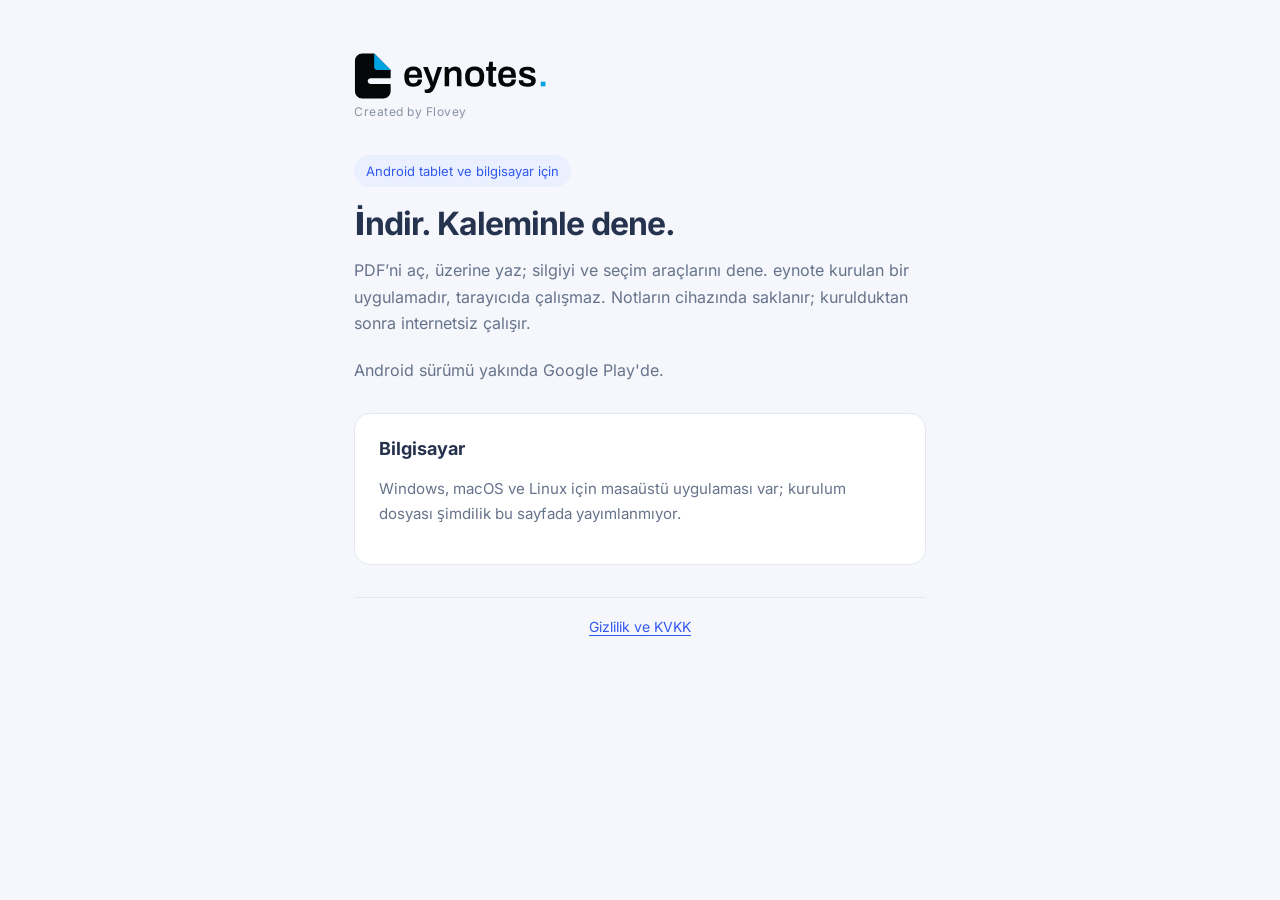
<file: tablet.html>
<!doctype html><html lang="tr"><head><meta charset="UTF-8"><meta name="viewport" content="width=device-width, initial-scale=1"><meta http-equiv="refresh" content="0; url=./"><link rel="canonical" href="./"><title>eynote. · İndir</title></head><body><a href="./">eynote. indirme sayfası</a></body></html>
</file>
